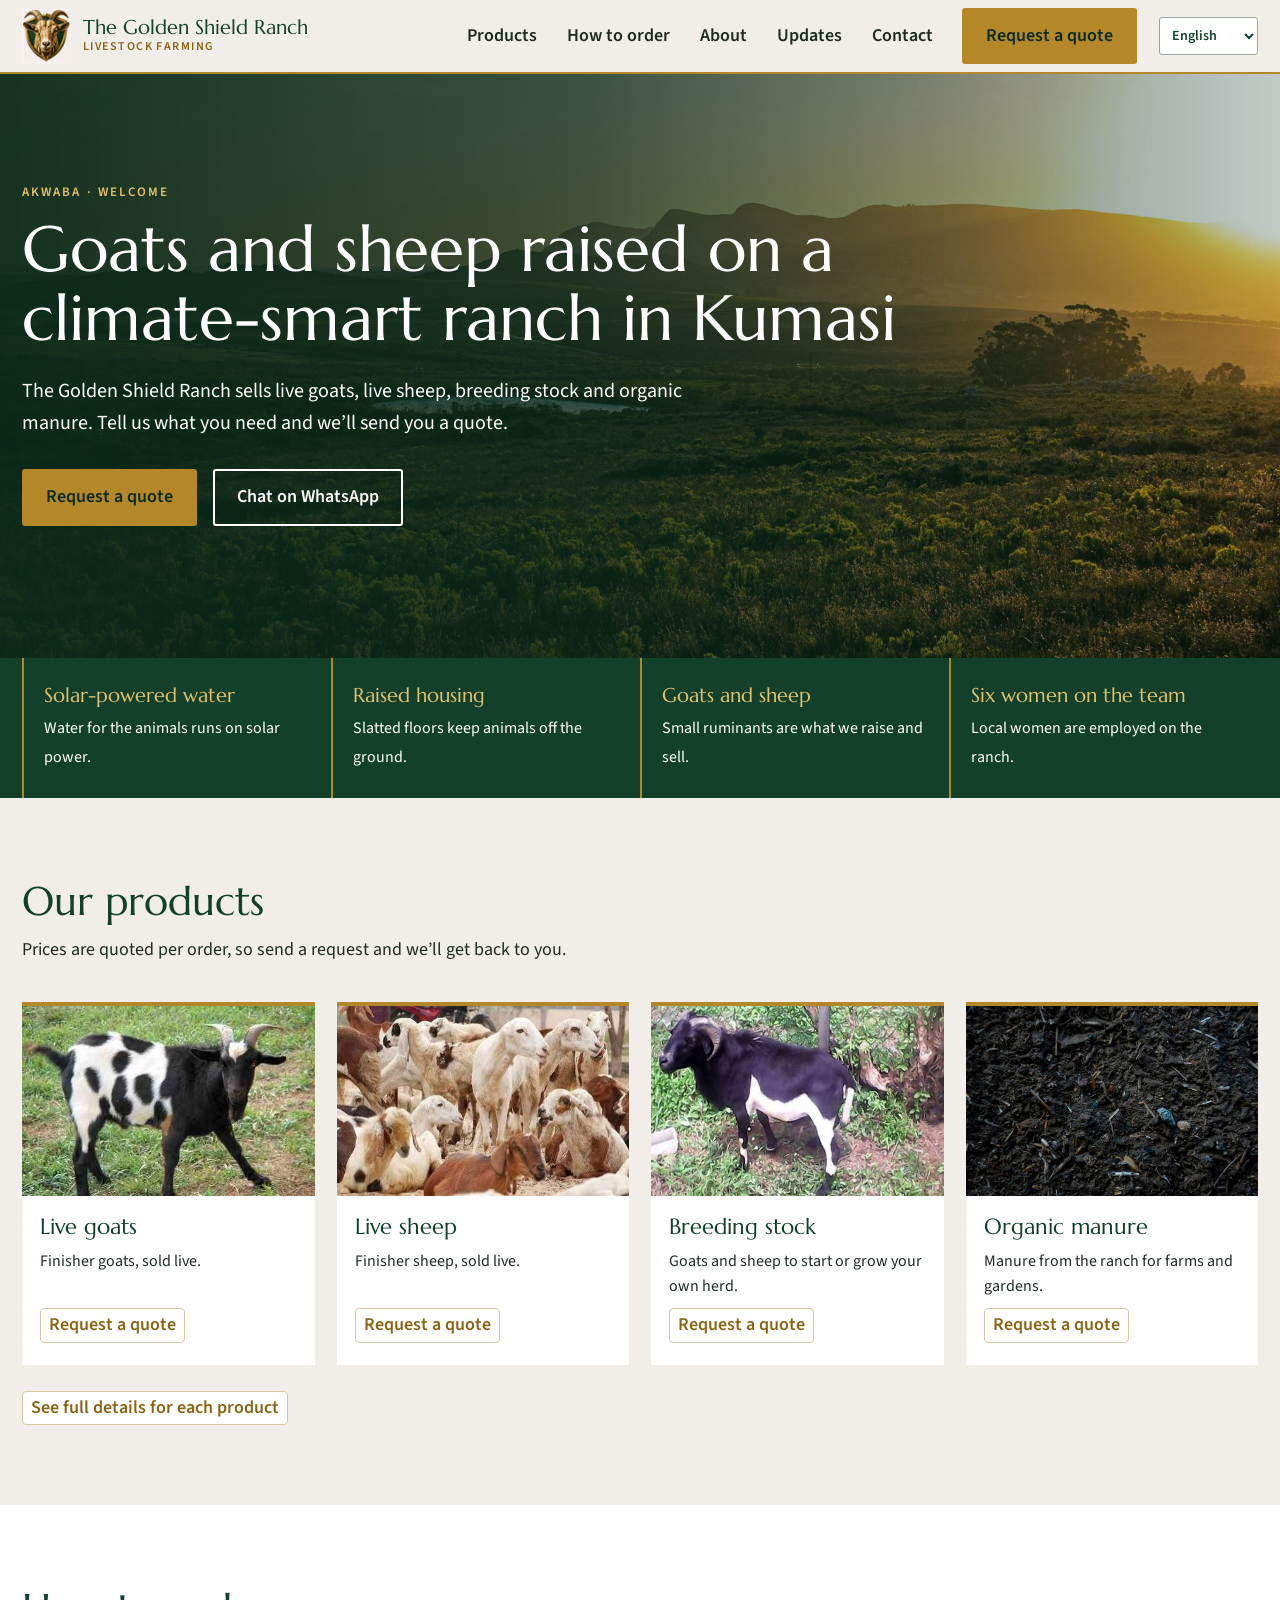
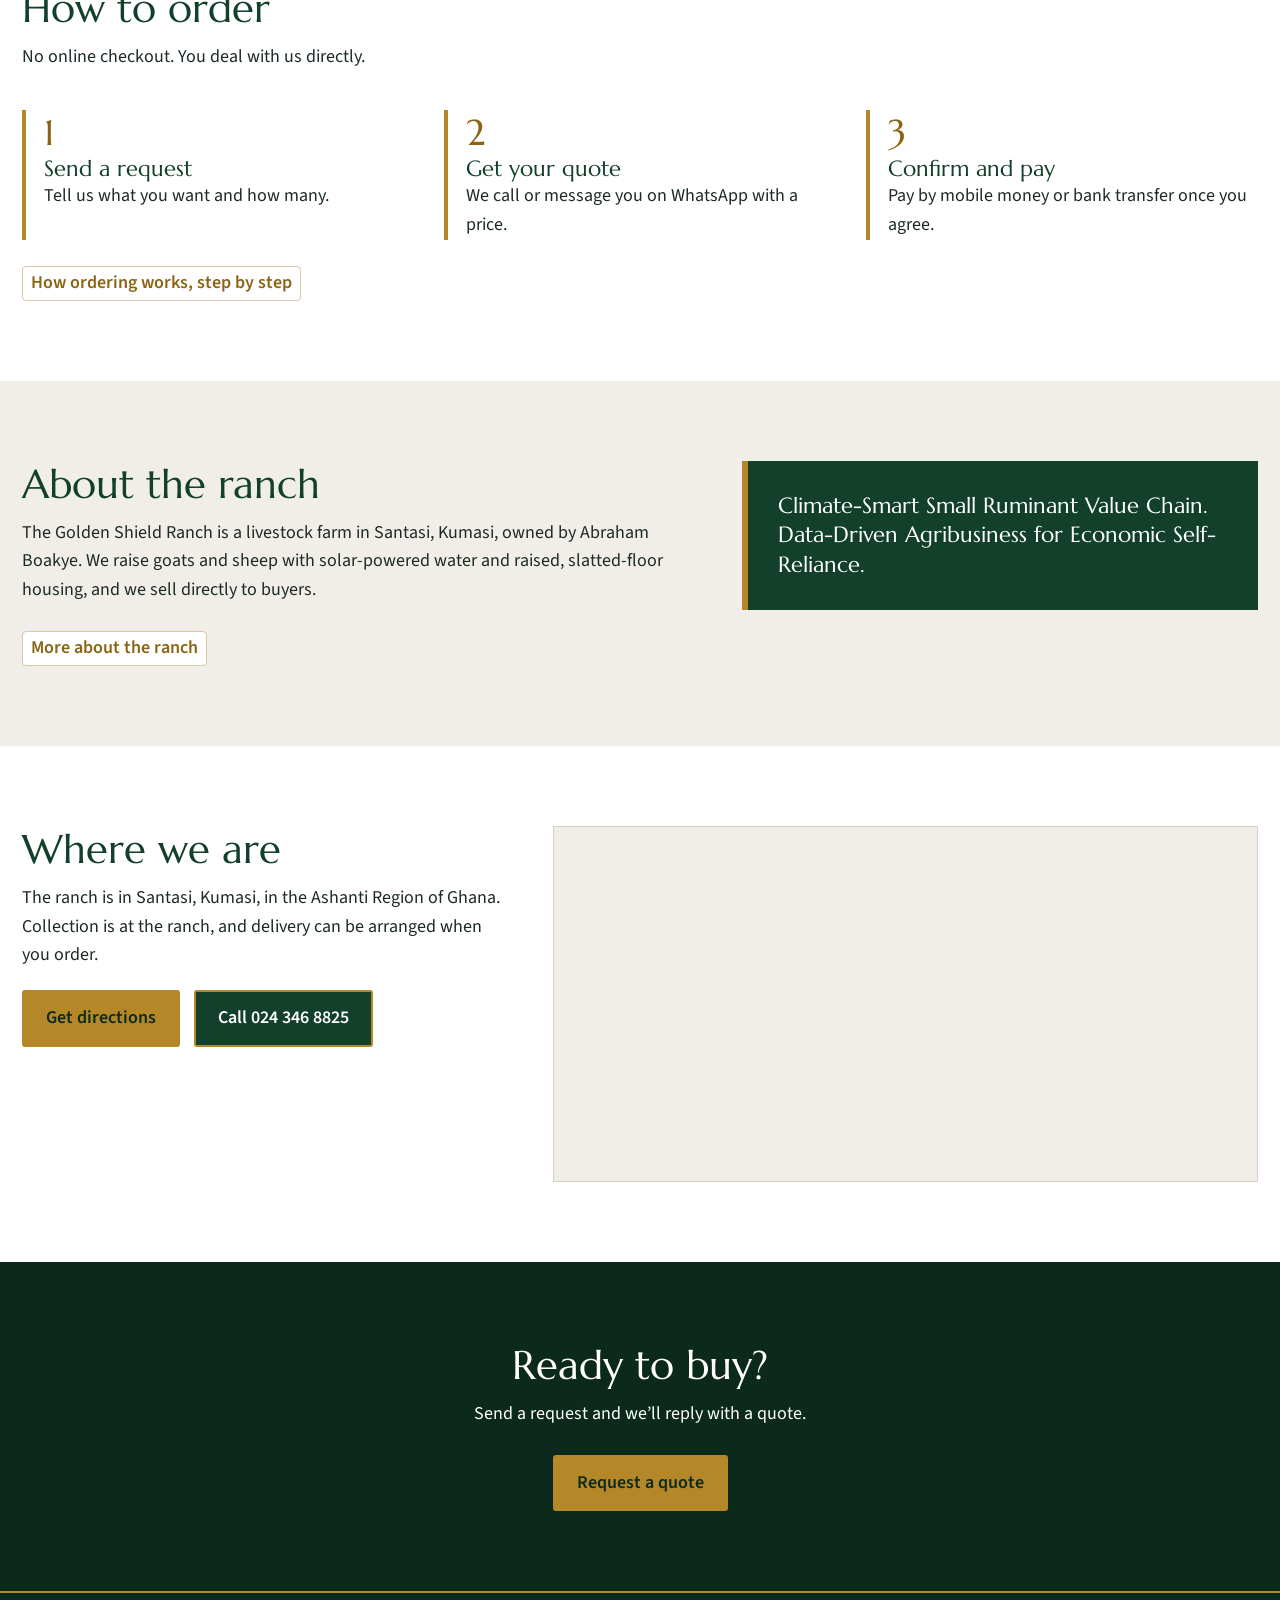
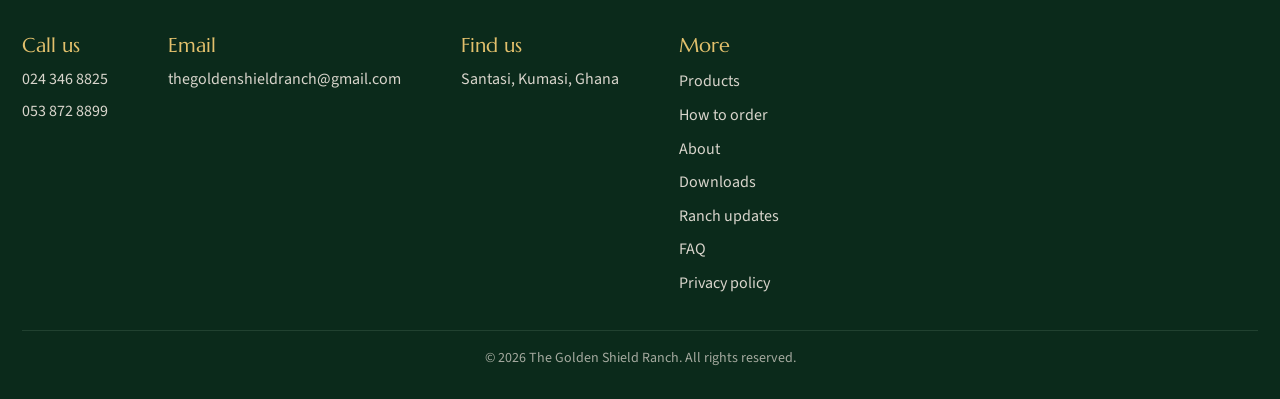
<file: index.html>
<!DOCTYPE html>
<html lang="en">
<head>
<meta charset="utf-8">
<meta name="viewport" content="width=device-width, initial-scale=1">
<title>The Golden Shield Ranch | Goats and sheep, Kumasi</title>
<meta name="description" content="The Golden Shield Ranch in Santasi, Kumasi sells live goats, live sheep, breeding stock and organic manure. Request a quote.">
<meta name="theme-color" content="#12402a">
<link rel="icon" href="images/favicon-64.png" type="image/png">
<link rel="apple-touch-icon" href="images/apple-touch-icon.png">
<meta property="og:type" content="website">
<meta property="og:site_name" content="The Golden Shield Ranch">
<meta property="og:title" content="The Golden Shield Ranch | Goats and sheep, Kumasi">
<meta property="og:description" content="Live goats, live sheep, breeding stock and organic manure from Santasi, Kumasi.">
<meta property="og:url" content="https://thegoldenshieldranch.com/">
<meta property="og:image" content="https://thegoldenshieldranch.com/images/og-cover.jpg">
<meta property="og:image:type" content="image/jpeg">
<meta property="og:image:width" content="1200">
<meta property="og:image:height" content="630">
<meta property="og:image:alt" content="The Golden Shield Ranch logo beside a photo of goats on the ranch, with the words “Goats and sheep from a climate-smart ranch”.">
<meta name="twitter:card" content="summary_large_image">
<meta name="twitter:image" content="https://thegoldenshieldranch.com/images/og-cover.jpg">
<meta name="twitter:image:alt" content="The Golden Shield Ranch logo beside a photo of goats on the ranch.">
<link rel="canonical" href="https://thegoldenshieldranch.com/">
<link rel="preload" as="image" type="image/avif" href="images/hero-1200.avif" imagesrcset="images/hero-800.avif 800w, images/hero-1200.avif 1200w, images/hero-2000.avif 2000w" imagesizes="100vw" fetchpriority="high">
<link rel="preconnect" href="https://fonts.googleapis.com"><link rel="preconnect" href="https://fonts.gstatic.com" crossorigin>
<link href="https://fonts.googleapis.com/css2?family=Marcellus&family=Source+Sans+3:wght@400;600&display=swap" rel="stylesheet">
<link rel="stylesheet" href="style.css">
<script>try{if(!sessionStorage.getItem("gsr-welcomed")&&!location.hash&&!matchMedia("(prefers-reduced-motion: reduce)").matches)document.documentElement.classList.add("splash-on")}catch(e){}</script>
<script type="application/ld+json">
{
  "@context": "https://schema.org",
  "@type": "LocalBusiness",
  "@id": "https://thegoldenshieldranch.com/#ranch",
  "name": "The Golden Shield Ranch",
  "url": "https://thegoldenshieldranch.com/",
  "image": "https://thegoldenshieldranch.com/images/og-cover.jpg",
  "logo": "https://thegoldenshieldranch.com/images/logo-mark-120.png",
  "description": "A livestock farm in Santasi, Kumasi, Ghana, selling live goats, live sheep, breeding stock and organic manure.",
  "email": "thegoldenshieldranch@gmail.com",
  "telephone": "+233243468825",
  "founder": {"@type": "Person", "name": "Abraham Boakye"},
  "address": {
    "@type": "PostalAddress",
    "streetAddress": "Santasi",
    "addressLocality": "Kumasi",
    "addressRegion": "Ashanti Region",
    "addressCountry": "GH"
  },
  "geo": {"@type": "GeoCoordinates", "latitude": 6.6551985, "longitude": -1.6469954},
  "areaServed": {"@type": "City", "name": "Kumasi"},
  "priceRange": "Prices quoted per order",
  "knowsAbout": ["Goats", "Sheep", "Breeding stock", "Organic manure"],
  "identifier": "BN118400826"
}
</script>
<noscript><style>.navtoggle{display:none!important}@media(max-width:900px){header .wrap{height:auto;min-height:72px;flex-wrap:wrap;padding-top:10px;padding-bottom:10px}nav{display:block;position:static;border:0;box-shadow:none;background:none;padding:0;max-height:none}nav a{display:inline-block;margin:0 12px 0 0;padding:6px 0;border:0;font-size:16px}.menu-cta{display:inline-block;margin-top:8px}header .wrap>.btn{display:none}}</style></noscript>
</head>
<body>
<a class="skip" href="#main">Skip to content</a>
<div class="splash" id="splash" aria-hidden="true">
<img src="images/logo-mark-120.png" width="109" height="120" alt="">
<p class="word"><span style="--i:0">A</span><span style="--i:1">k</span><span style="--i:2">w</span><span style="--i:3">a</span><span style="--i:4">a</span><span style="--i:5">b</span><span style="--i:6">a</span></p>
<i class="rule"></i>
<p class="tag">Welcome to The Golden Shield Ranch</p>
<div class="bar"></div>
<button class="splash-skip" type="button" tabindex="-1">Skip intro</button>
</div>
<header><div class="wrap">
<a class="brand" href="index.html"><img src="images/logo-mark-120.png" width="109" height="120" alt=""><span>The Golden Shield Ranch<small>LIVESTOCK FARMING</small></span></a>
<button class="navtoggle" type="button" aria-expanded="false" aria-controls="mainnav" aria-label="Menu"><span></span><span></span><span></span></button>
<nav id="mainnav" aria-label="Main"><a href="products.html">Products</a><a href="order.html">How to order</a><a href="about.html">About</a><a href="updates.html">Updates</a><a href="#contact">Contact</a><a class="btn menu-cta" href="quote.html">Request a quote</a></nav>
<a class="btn" href="quote.html">Request a quote</a>
</div></header>

<main id="main">
<div class="hero">
<picture class="hero-media">
<source type="image/avif" srcset="images/hero-800.avif 800w, images/hero-1200.avif 1200w, images/hero-2000.avif 2000w" sizes="100vw">
<source type="image/webp" srcset="images/hero-800.webp 800w, images/hero-1200.webp 1200w, images/hero-2000.webp 2000w" sizes="100vw">
<img src="images/hero-1200.jpg" srcset="images/hero-800.jpg 800w, images/hero-1200.jpg 1200w, images/hero-2000.jpg 2000w" sizes="100vw" width="2000" height="1333" alt="" fetchpriority="high" decoding="async">
</picture>
<div class="wrap">
<p class="hero-eyebrow">Akwaba · welcome</p>
<h1>Goats and sheep raised on a climate-smart ranch in Kumasi</h1>
<p>The Golden Shield Ranch sells live goats, live sheep, breeding stock and organic manure. Tell us what you need and we’ll send you a quote.</p>
<a class="btn" href="quote.html">Request a quote</a>
<a class="btn alt" href="https://wa.me/233243468825">Chat on WhatsApp</a>
</div></div>

<div class="facts"><div class="wrap"><ul>
<li><b>Solar-powered water</b><span>Water for the animals runs on solar power.</span></li>
<li><b>Raised housing</b><span>Slatted floors keep animals off the ground.</span></li>
<li><b>Goats and sheep</b><span>Small ruminants are what we raise and sell.</span></li>
<li><b>Six women on the team</b><span>Local women are employed on the ranch.</span></li>
</ul></div></div>

<section id="products"><div class="wrap">
<h2>Our products</h2>
<p class="lead">Prices are quoted per order, so send a request and we’ll get back to you.</p>
<div class="grid">
<article class="card"><img src="images/goats.jpg" width="480" height="359" alt="A black and white goat standing on grass" loading="lazy"><div><h3>Live goats</h3><p>Finisher goats, sold live.</p><a href="quote.html?product=goats" aria-label="Request a quote for live goats">Request a quote</a></div></article>
<article class="card"><img src="images/sheep.jpg" width="480" height="269" alt="A group of sheep resting together" loading="lazy"><div><h3>Live sheep</h3><p>Finisher sheep, sold live.</p><a href="quote.html?product=sheep" aria-label="Request a quote for live sheep">Request a quote</a></div></article>
<article class="card"><img src="images/breeding.jpg" width="547" height="365" alt="A black and white horned goat on grass" loading="lazy"><div><h3>Breeding stock</h3><p>Goats and sheep to start or grow your own herd.</p><a href="quote.html?product=breeding" aria-label="Request a quote for breeding stock">Request a quote</a></div></article>
<article class="card"><img src="images/manure.jpg" width="960" height="640" alt="Organic manure collected at the ranch" loading="lazy"><div><h3>Organic manure</h3><p>Manure from the ranch for farms and gardens.</p><a href="quote.html?product=manure" aria-label="Request a quote for organic manure">Request a quote</a></div></article>
</div>
<a class="seemore" href="products.html">See full details for each product</a>
</div></section>

<section class="steps" id="how"><div class="wrap">
<h2>How to order</h2>
<p class="lead">No online checkout. You deal with us directly.</p>
<ol>
<li><b>Send a request</b>Tell us what you want and how many.</li>
<li><b>Get your quote</b>We call or message you on WhatsApp with a price.</li>
<li><b>Confirm and pay</b>Pay by mobile money or bank transfer once you agree.</li>
</ol>
<a class="seemore" href="order.html">How ordering works, step by step</a></div></section>

<section class="about" id="about"><div class="wrap">
<div><h2>About the ranch</h2>
<p>The Golden Shield Ranch is a livestock farm in Santasi, Kumasi, owned by Abraham Boakye. We raise goats and sheep with solar-powered water and raised, slatted-floor housing, and we sell directly to buyers.</p>
<a class="seemore" href="about.html">More about the ranch</a></div>
<aside>Climate-Smart Small Ruminant Value Chain. Data-Driven Agribusiness for Economic Self-Reliance.</aside>
</div></section>

<section class="latest" id="updates" data-updates-section hidden><div class="wrap">
<h2>Latest from the ranch</h2>
<p class="lead">News, photos and progress from Santasi.</p>
<div class="updates" data-updates="3"></div>
<a class="btn" href="updates.html">See all updates</a>
</div></section>

<section class="find" id="find"><div class="wrap">
<div>
<h2>Where we are</h2>
<p>The ranch is in Santasi, Kumasi, in the Ashanti Region of Ghana. Collection is at the ranch, and delivery can be arranged when you order.</p>
<a class="btn" href="https://www.google.com/maps/dir/?api=1&amp;destination=Santasi%2C%20Kumasi%2C%20Ashanti%20Region%2C%20Ghana">Get directions</a>
<a class="btn call" href="tel:+233243468825">Call 024 346 8825</a>
</div>
<div class="map">
<iframe title="Map of Santasi, Kumasi, in the Ashanti Region of Ghana" src="https://www.openstreetmap.org/export/embed.html?bbox=-1.65883%2C6.64715%2C-1.63517%2C6.66325&amp;layer=mapnik&amp;marker=6.6551985%2C-1.6469954" width="600" height="400" loading="lazy" referrerpolicy="no-referrer-when-downgrade" allowfullscreen></iframe>
</div>
</div></section>

<section class="cta"><div class="wrap">
<h2>Ready to buy?</h2>
<p>Send a request and we’ll reply with a quote.</p>
<a class="btn" href="quote.html">Request a quote</a>
</div></section>
</main>

<footer id="contact"><div class="wrap">
<div><h2>Call us</h2><a href="tel:+233243468825">024 346 8825</a><br><a href="tel:+233538728899">053 872 8899</a></div>
<div><h2>Email</h2><a href="mailto:thegoldenshieldranch@gmail.com">thegoldenshieldranch@gmail.com</a></div>
<div><h2>Find us</h2><a href="#find">Santasi, Kumasi, Ghana</a></div>
<div class="more"><h2>More</h2><a href="products.html">Products</a><a href="order.html">How to order</a><a href="about.html">About</a><a href="downloads.html">Downloads</a><a href="updates.html">Ranch updates</a><a href="faq.html">FAQ</a><a href="privacy.html">Privacy policy</a></div>
<p class="legal">© <span data-year>2026</span> The Golden Shield Ranch. All rights reserved.</p>
</div></footer>

<a class="wa-float" href="https://wa.me/233243468825?text=Hello%20The%20Golden%20Shield%20Ranch%2C%20I%20would%20like%20a%20quote.">
<svg viewBox="0 0 24 24" aria-hidden="true"><path d="M17.5 14.4c-.3-.2-1.8-.9-2-1-.3-.1-.5-.2-.7.1s-.8 1-.9 1.2c-.2.2-.3.2-.6.1-.3-.2-1.3-.5-2.4-1.5-.9-.8-1.5-1.8-1.7-2.1-.2-.3 0-.5.1-.6l.5-.6c.2-.2.3-.3.4-.5.1-.2 0-.4 0-.5s-.6-1.6-.9-2.2c-.2-.6-.5-.5-.7-.5h-.6c-.2 0-.5.1-.8.4-.3.3-1 1-1 2.4s1 2.8 1.2 3c.1.2 2 3.1 4.9 4.3.7.3 1.2.5 1.6.6.7.2 1.3.2 1.8.1.5-.1 1.8-.7 2-1.4.2-.7.2-1.3.1-1.4-.1-.2-.3-.2-.6-.4zM12 2a10 10 0 00-8.5 15.3L2 22l4.8-1.4A10 10 0 1012 2zm0 18.2a8.2 8.2 0 01-4.2-1.2l-.3-.2-3 .9.9-2.9-.2-.3A8.2 8.2 0 1112 20.2z"/></svg>
WhatsApp</a>

<script src="site.js"></script>
<script src="updates.js"></script>
<script>
(function(){var s=document.getElementById("splash");if(!s)return;var html=document.documentElement,done=false,loaded=document.readyState==="complete",timeUp=false;
function end(){if(done)return;done=true;s.classList.add("out");html.classList.remove("splash-on");try{sessionStorage.setItem("gsr-welcomed","1")}catch(e){}setTimeout(function(){if(s.parentNode)s.parentNode.removeChild(s)},650)}
setTimeout(function(){timeUp=true;if(loaded)end()},2400);
window.addEventListener("load",function(){loaded=true;if(timeUp)end()});
setTimeout(end,4200);
s.addEventListener("click",end);
["keydown","wheel","touchstart"].forEach(function(t){window.addEventListener(t,end,{passive:true,once:true})});
})();
</script>
</body>
</html>
</file>
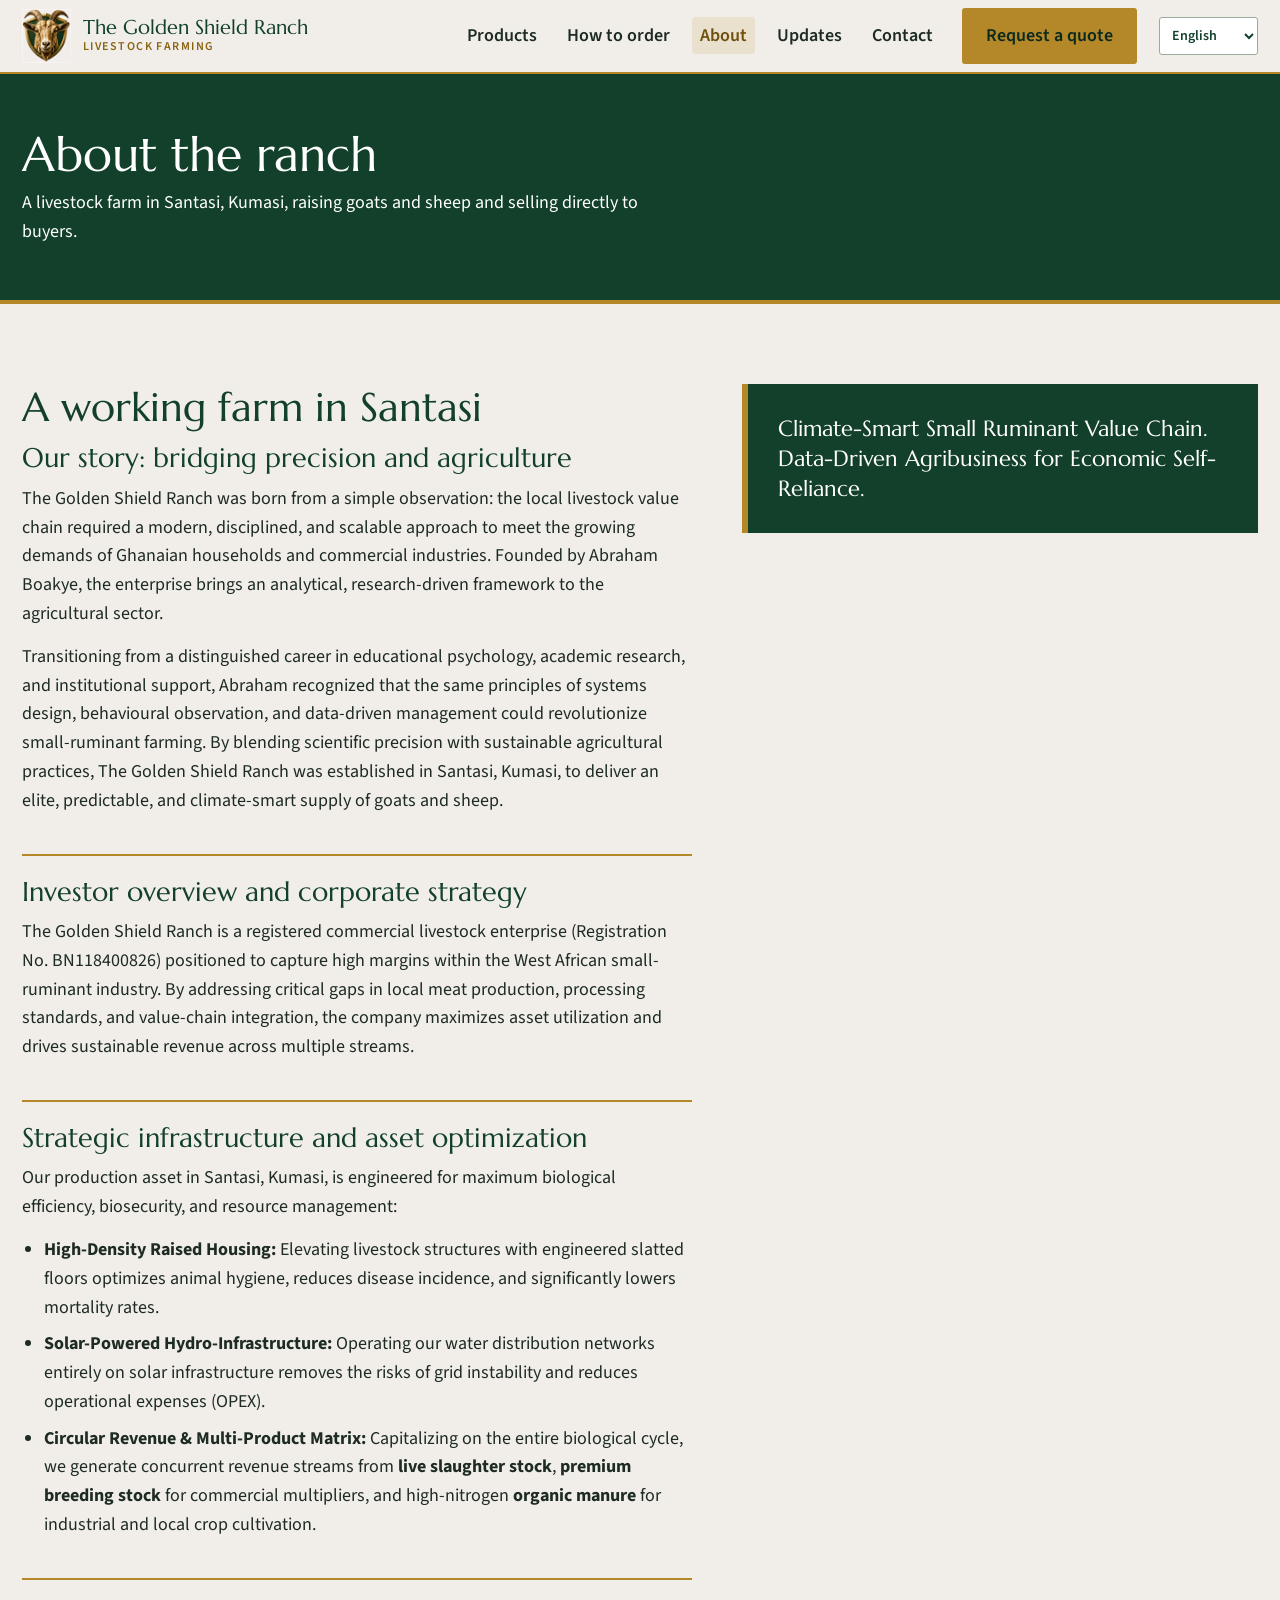
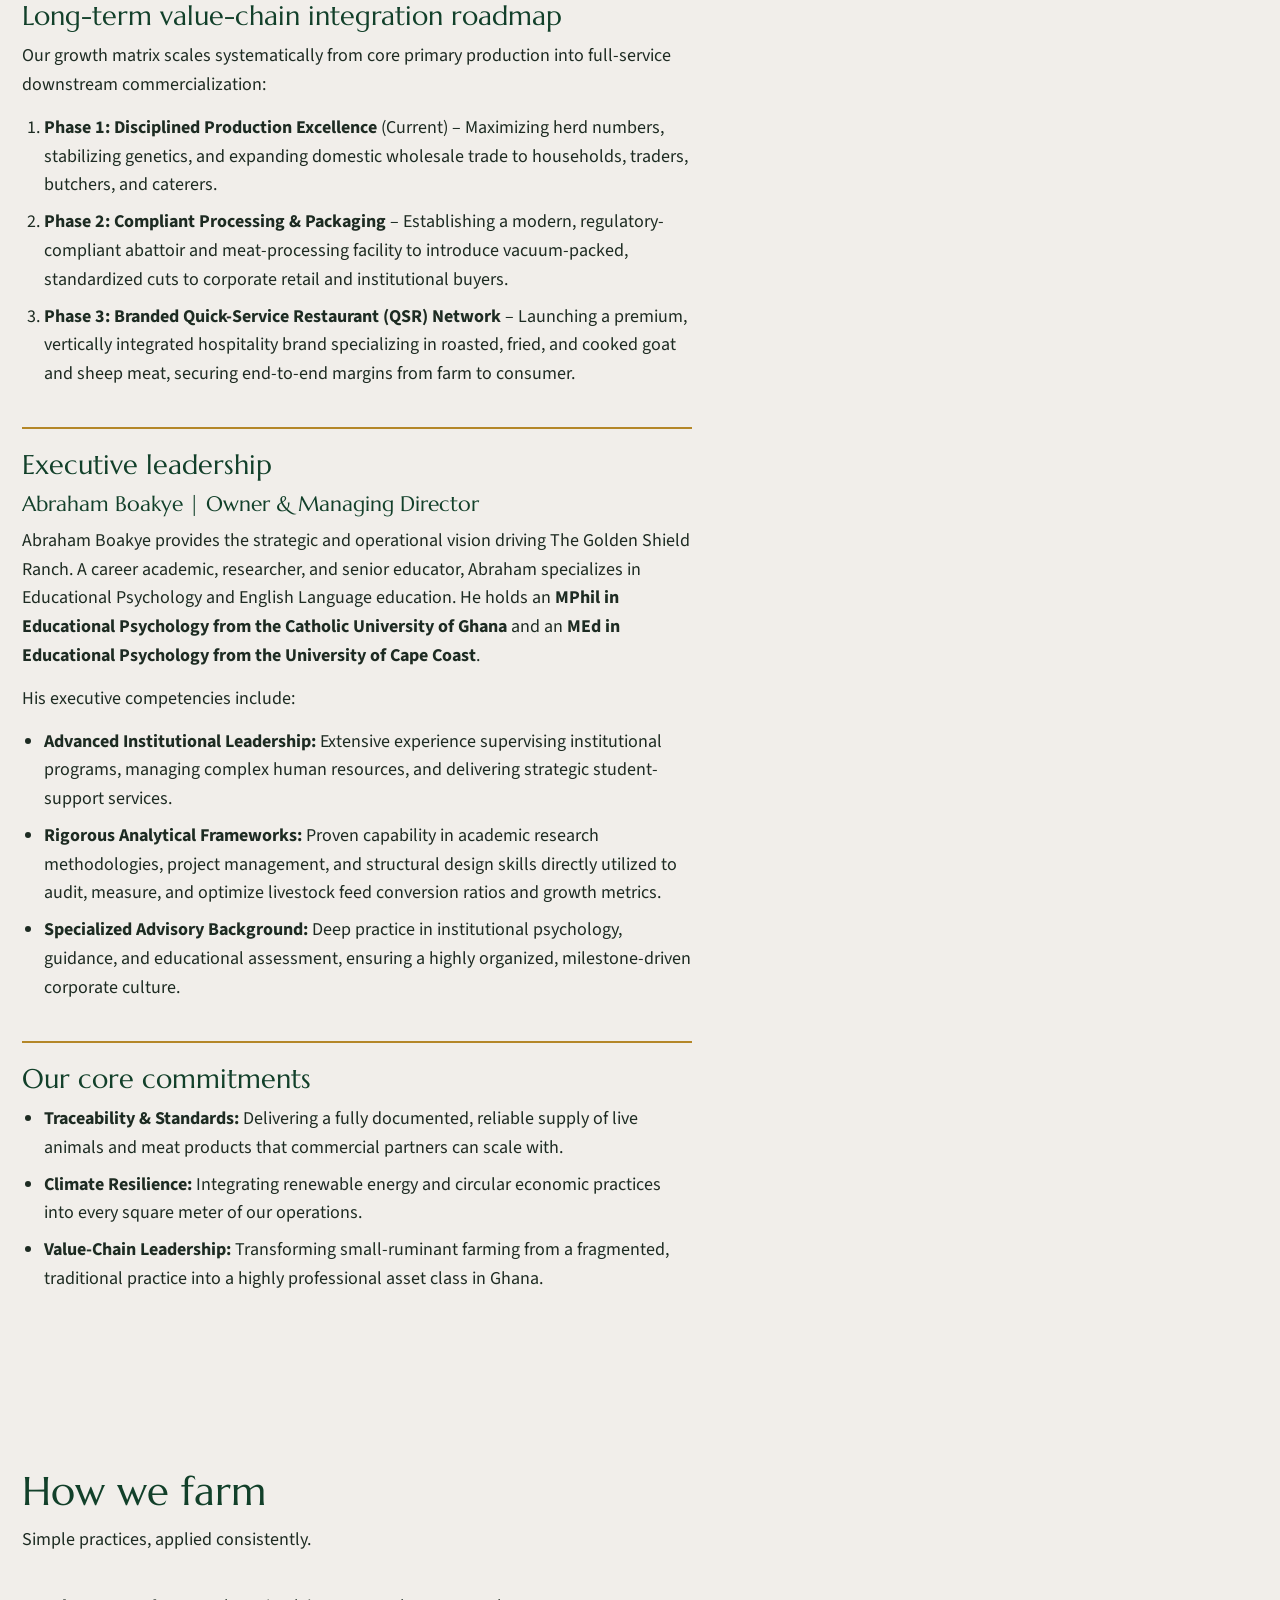
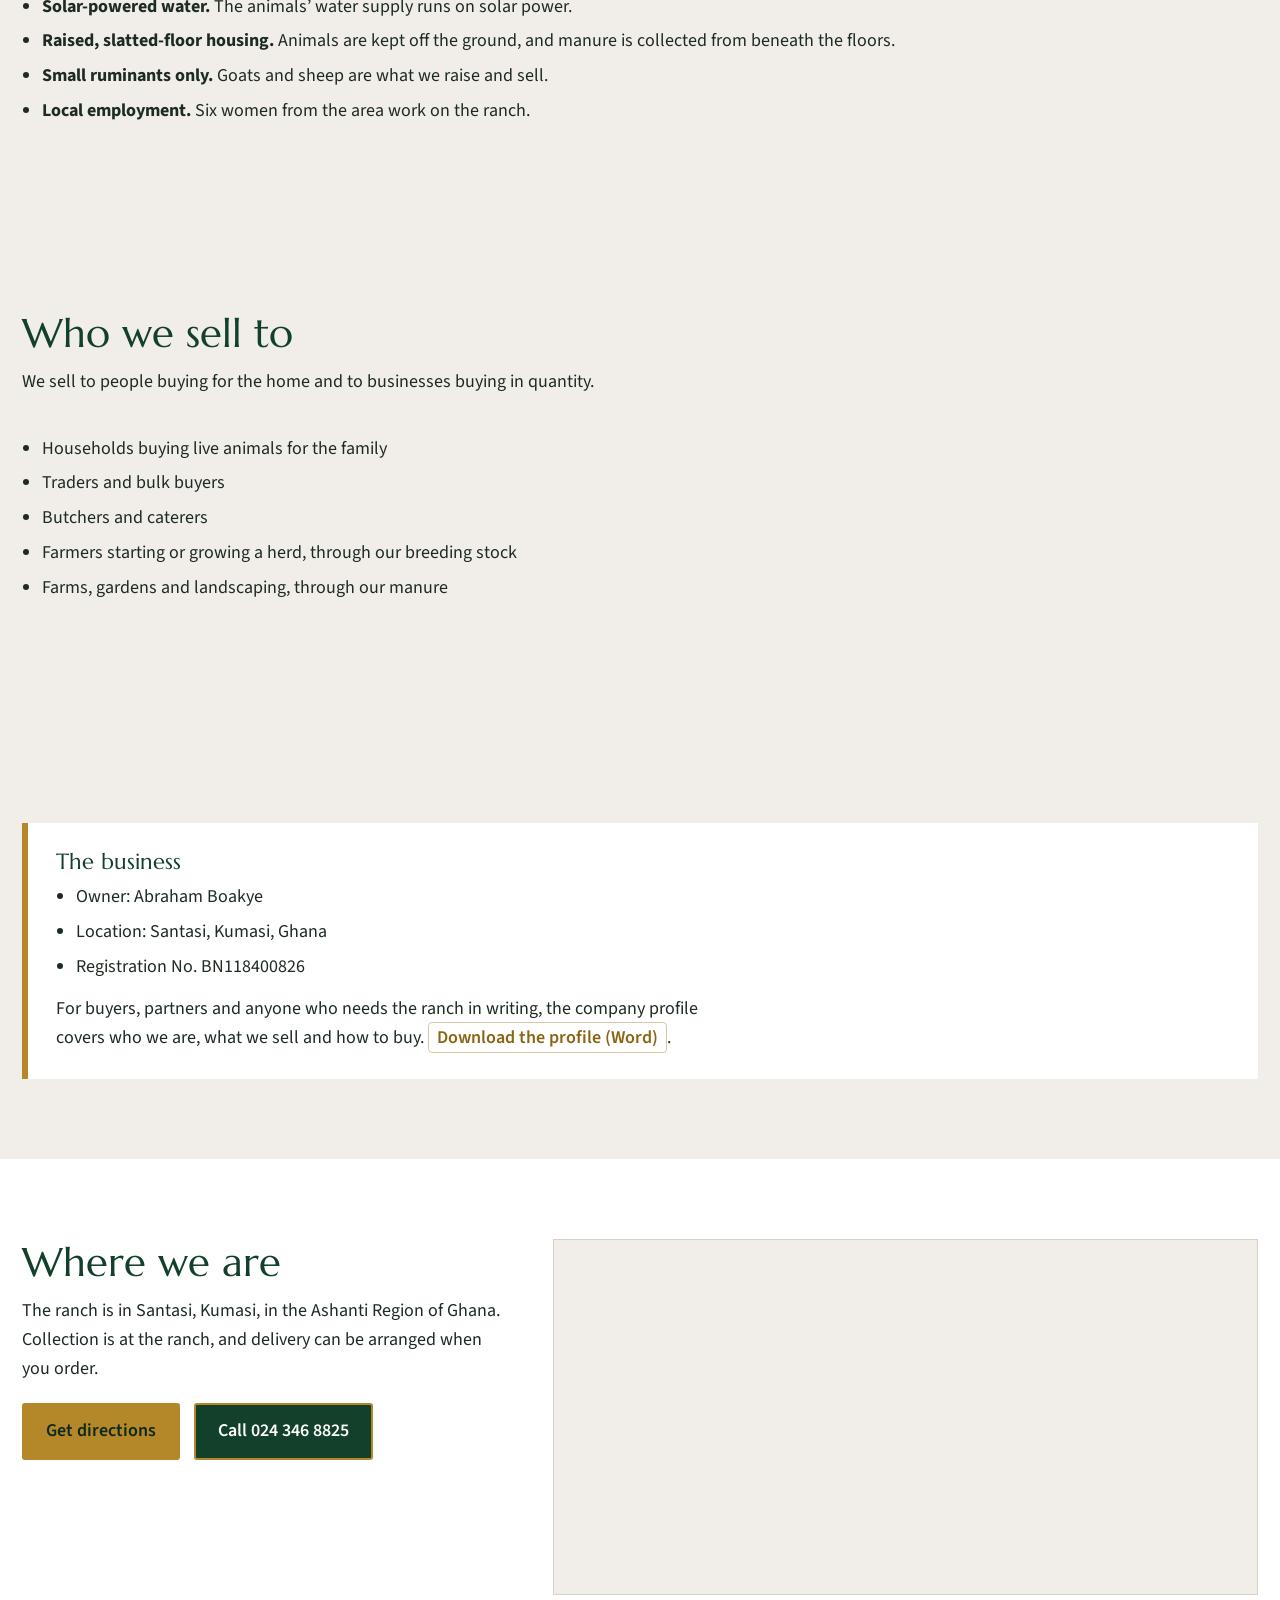
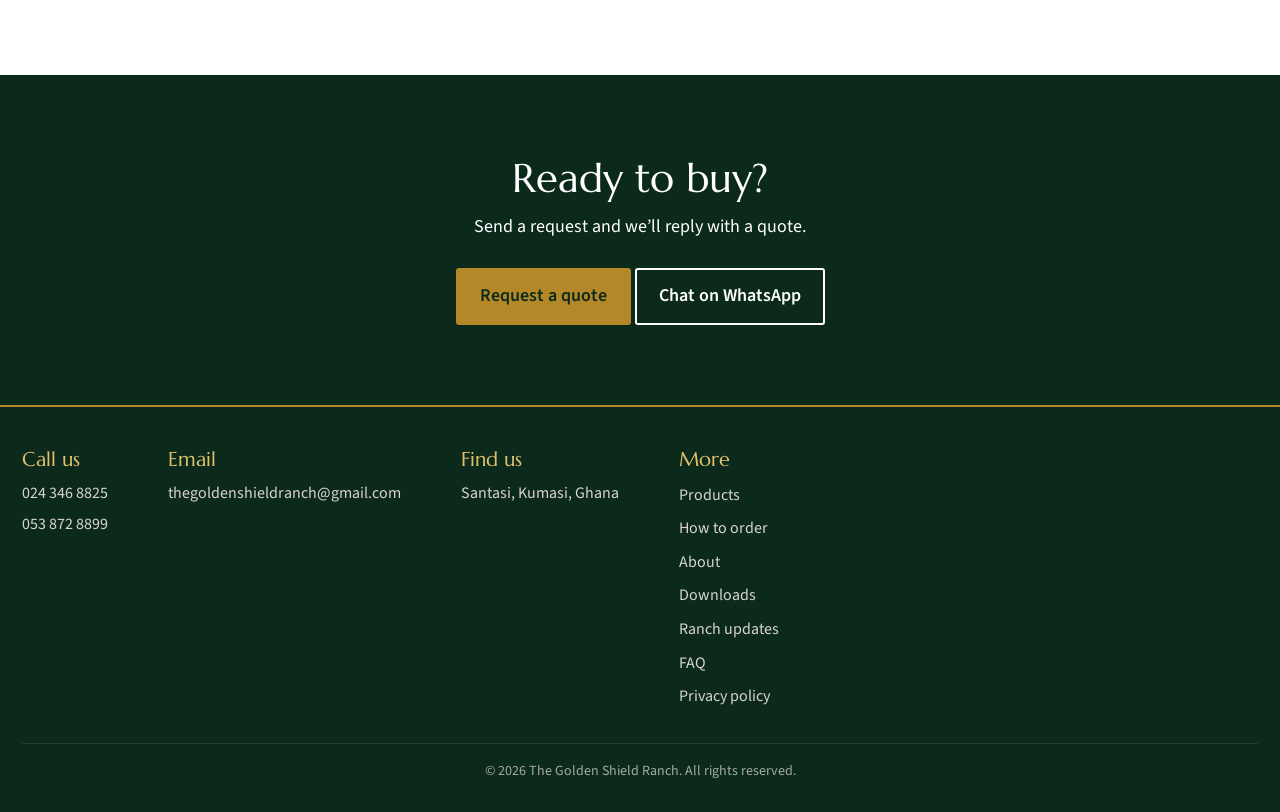
<file: about.html>
<!DOCTYPE html>
<html lang="en">
<head>
<meta charset="utf-8">
<meta name="viewport" content="width=device-width, initial-scale=1">
<title>About the ranch | The Golden Shield Ranch</title>
<meta name="description" content="The Golden Shield Ranch is a livestock farm in Santasi, Kumasi, owned by Abraham Boakye. Goats and sheep, solar-powered water and raised slatted-floor housing.">
<link rel="canonical" href="https://thegoldenshieldranch.com/about.html">
<meta name="theme-color" content="#12402a">
<link rel="icon" href="images/favicon-64.png" type="image/png">
<link rel="apple-touch-icon" href="images/apple-touch-icon.png">
<meta property="og:type" content="website">
<meta property="og:site_name" content="The Golden Shield Ranch">
<meta property="og:url" content="https://thegoldenshieldranch.com/about.html">
<meta property="og:title" content="About the ranch | The Golden Shield Ranch">
<meta property="og:description" content="A livestock farm in Santasi, Kumasi, raising goats and sheep and selling directly to buyers.">
<meta property="og:image" content="https://thegoldenshieldranch.com/images/og-cover.jpg">
<meta property="og:image:type" content="image/jpeg">
<meta property="og:image:width" content="1200">
<meta property="og:image:height" content="630">
<meta property="og:image:alt" content="The Golden Shield Ranch logo beside a photo of goats on the ranch.">
<meta name="twitter:card" content="summary_large_image">
<meta name="twitter:image" content="https://thegoldenshieldranch.com/images/og-cover.jpg">
<meta name="twitter:image:alt" content="The Golden Shield Ranch logo beside a photo of goats on the ranch.">
<link rel="preconnect" href="https://fonts.googleapis.com"><link rel="preconnect" href="https://fonts.gstatic.com" crossorigin>
<link href="https://fonts.googleapis.com/css2?family=Marcellus&family=Source+Sans+3:wght@400;600&display=swap" rel="stylesheet">
<link rel="stylesheet" href="style.css">
<noscript><style>.navtoggle{display:none!important}@media(max-width:900px){header .wrap{height:auto;min-height:72px;flex-wrap:wrap;padding-top:10px;padding-bottom:10px}nav{display:block;position:static;border:0;box-shadow:none;background:none;padding:0;max-height:none}nav a{display:inline-block;margin:0 12px 0 0;padding:6px 0;border:0;font-size:16px}.menu-cta{display:inline-block;margin-top:8px}header .wrap>.btn{display:none}}</style></noscript>
</head>
<body>
<a class="skip" href="#main">Skip to content</a>
<header><div class="wrap">
<a class="brand" href="index.html"><img src="images/logo-mark-120.png" width="109" height="120" alt=""><span>The Golden Shield Ranch<small>LIVESTOCK FARMING</small></span></a>
<button class="navtoggle" type="button" aria-expanded="false" aria-controls="mainnav" aria-label="Menu"><span></span><span></span><span></span></button>
<nav id="mainnav" aria-label="Main"><a href="products.html">Products</a><a href="order.html">How to order</a><a href="about.html" aria-current="page">About</a><a href="updates.html">Updates</a><a href="index.html#contact">Contact</a><a class="btn menu-cta" href="quote.html">Request a quote</a></nav>
<a class="btn" href="quote.html">Request a quote</a>
</div></header>

<main id="main">
<div class="pagehead"><div class="wrap">
<h1>About the ranch</h1>
<p>A livestock farm in Santasi, Kumasi, raising goats and sheep and selling directly to buyers.</p>
</div></div>

<section class="about"><div class="wrap">
<div class="story">
<h2>A working farm in Santasi</h2>
<h3>Our story: bridging precision and agriculture</h3>
<p>The Golden Shield Ranch was born from a simple observation: the local livestock value chain required a modern, disciplined, and scalable approach to meet the growing demands of Ghanaian households and commercial industries. Founded by Abraham Boakye, the enterprise brings an analytical, research-driven framework to the agricultural sector.</p>
<p>Transitioning from a distinguished career in educational psychology, academic research, and institutional support, Abraham recognized that the same principles of systems design, behavioural observation, and data-driven management could revolutionize small-ruminant farming. By blending scientific precision with sustainable agricultural practices, The Golden Shield Ranch was established in Santasi, Kumasi, to deliver an elite, predictable, and climate-smart supply of goats and sheep.</p>

<h3>Investor overview and corporate strategy</h3>
<p>The Golden Shield Ranch is a registered commercial livestock enterprise (Registration No. BN118400826) positioned to capture high margins within the West African small-ruminant industry. By addressing critical gaps in local meat production, processing standards, and value-chain integration, the company maximizes asset utilization and drives sustainable revenue across multiple streams.</p>

<h3>Strategic infrastructure and asset optimization</h3>
<p>Our production asset in Santasi, Kumasi, is engineered for maximum biological efficiency, biosecurity, and resource management:</p>
<ul>
<li><b>High-Density Raised Housing:</b> Elevating livestock structures with engineered slatted floors optimizes animal hygiene, reduces disease incidence, and significantly lowers mortality rates.</li>
<li><b>Solar-Powered Hydro-Infrastructure:</b> Operating our water distribution networks entirely on solar infrastructure removes the risks of grid instability and reduces operational expenses (OPEX).</li>
<li><b>Circular Revenue &amp; Multi-Product Matrix:</b> Capitalizing on the entire biological cycle, we generate concurrent revenue streams from <b>live slaughter stock</b>, <b>premium breeding stock</b> for commercial multipliers, and high-nitrogen <b>organic manure</b> for industrial and local crop cultivation.</li>
</ul>

<h3>Long-term value-chain integration roadmap</h3>
<p>Our growth matrix scales systematically from core primary production into full-service downstream commercialization:</p>
<ol>
<li><b>Phase 1: Disciplined Production Excellence</b> (Current) &ndash; Maximizing herd numbers, stabilizing genetics, and expanding domestic wholesale trade to households, traders, butchers, and caterers.</li>
<li><b>Phase 2: Compliant Processing &amp; Packaging</b> &ndash; Establishing a modern, regulatory-compliant abattoir and meat-processing facility to introduce vacuum-packed, standardized cuts to corporate retail and institutional buyers.</li>
<li><b>Phase 3: Branded Quick-Service Restaurant (QSR) Network</b> &ndash; Launching a premium, vertically integrated hospitality brand specializing in roasted, fried, and cooked goat and sheep meat, securing end-to-end margins from farm to consumer.</li>
</ol>

<h3>Executive leadership</h3>
<h4>Abraham Boakye | Owner &amp; Managing Director</h4>
<p>Abraham Boakye provides the strategic and operational vision driving The Golden Shield Ranch. A career academic, researcher, and senior educator, Abraham specializes in Educational Psychology and English Language education. He holds an <b>MPhil in Educational Psychology from the Catholic University of Ghana</b> and an <b>MEd in Educational Psychology from the University of Cape Coast</b>.</p>
<p>His executive competencies include:</p>
<ul>
<li><b>Advanced Institutional Leadership:</b> Extensive experience supervising institutional programs, managing complex human resources, and delivering strategic student-support services.</li>
<li><b>Rigorous Analytical Frameworks:</b> Proven capability in academic research methodologies, project management, and structural design skills directly utilized to audit, measure, and optimize livestock feed conversion ratios and growth metrics.</li>
<li><b>Specialized Advisory Background:</b> Deep practice in institutional psychology, guidance, and educational assessment, ensuring a highly organized, milestone-driven corporate culture.</li>
</ul>

<h3>Our core commitments</h3>
<ul>
<li><b>Traceability &amp; Standards:</b> Delivering a fully documented, reliable supply of live animals and meat products that commercial partners can scale with.</li>
<li><b>Climate Resilience:</b> Integrating renewable energy and circular economic practices into every square meter of our operations.</li>
<li><b>Value-Chain Leadership:</b> Transforming small-ruminant farming from a fragmented, traditional practice into a highly professional asset class in Ghana.</li>
</ul>
</div>
<aside>Climate-Smart Small Ruminant Value Chain. Data-Driven Agribusiness for Economic Self-Reliance.</aside>
</div></section>

<section><div class="wrap">
<h2>How we farm</h2>
<p class="lead">Simple practices, applied consistently.</p>
<ul class="plist">
<li><b>Solar-powered water.</b> The animals’ water supply runs on solar power.</li>
<li><b>Raised, slatted-floor housing.</b> Animals are kept off the ground, and manure is collected from beneath the floors.</li>
<li><b>Small ruminants only.</b> Goats and sheep are what we raise and sell.</li>
<li><b>Local employment.</b> Six women from the area work on the ranch.</li>
</ul>
</div></section>

<section><div class="wrap">
<h2>Who we sell to</h2>
<p class="lead">We sell to people buying for the home and to businesses buying in quantity.</p>
<ul class="plist">
<li>Households buying live animals for the family</li>
<li>Traders and bulk buyers</li>
<li>Butchers and caterers</li>
<li>Farmers starting or growing a herd, through our breeding stock</li>
<li>Farms, gardens and landscaping, through our manure</li>
</ul>
</div></section>

<section><div class="wrap">
<div class="note">
<h2>The business</h2>
<ul>
<li>Owner: Abraham Boakye</li>
<li>Location: Santasi, Kumasi, Ghana</li>
<li>Registration No. BN118400826</li>
</ul>
<p>For buyers, partners and anyone who needs the ranch in writing, the company profile covers who we are, what we sell and how to buy. <a href="files/Golden_Shield_Ranch_Company_Profile.docx" download>Download the profile (Word)</a>.</p>
</div>
</div></section>

<section class="find"><div class="wrap">
<div>
<h2>Where we are</h2>
<p>The ranch is in Santasi, Kumasi, in the Ashanti Region of Ghana. Collection is at the ranch, and delivery can be arranged when you order.</p>
<a class="btn" href="https://www.google.com/maps/dir/?api=1&amp;destination=Santasi%2C%20Kumasi%2C%20Ashanti%20Region%2C%20Ghana">Get directions</a>
<a class="btn call" href="tel:+233243468825">Call 024 346 8825</a>
</div>
<div class="map">
<iframe title="Map of Santasi, Kumasi, in the Ashanti Region of Ghana" src="https://www.openstreetmap.org/export/embed.html?bbox=-1.65883%2C6.64715%2C-1.63517%2C6.66325&amp;layer=mapnik&amp;marker=6.6551985%2C-1.6469954" width="600" height="400" loading="lazy" referrerpolicy="no-referrer-when-downgrade" allowfullscreen></iframe>
</div>
</div></section>

<section class="cta"><div class="wrap">
<h2>Ready to buy?</h2>
<p>Send a request and we’ll reply with a quote.</p>
<a class="btn" href="quote.html">Request a quote</a>
<a class="btn alt" href="https://wa.me/233243468825">Chat on WhatsApp</a>
</div></section>
</main>

<footer id="contact"><div class="wrap">
<div><h2>Call us</h2><a href="tel:+233243468825">024 346 8825</a><br><a href="tel:+233538728899">053 872 8899</a></div>
<div><h2>Email</h2><a href="mailto:thegoldenshieldranch@gmail.com">thegoldenshieldranch@gmail.com</a></div>
<div><h2>Find us</h2><a href="index.html#find">Santasi, Kumasi, Ghana</a></div>
<div class="more"><h2>More</h2><a href="products.html">Products</a><a href="order.html">How to order</a><a href="about.html" aria-current="page">About</a><a href="downloads.html">Downloads</a><a href="updates.html">Ranch updates</a><a href="faq.html">FAQ</a><a href="privacy.html">Privacy policy</a></div>
<p class="legal">© <span data-year>2026</span> The Golden Shield Ranch. All rights reserved.</p>
</div></footer>

<a class="wa-float" href="https://wa.me/233243468825?text=Hello%20The%20Golden%20Shield%20Ranch%2C%20I%20would%20like%20a%20quote.">
<svg viewBox="0 0 24 24" aria-hidden="true"><path d="M17.5 14.4c-.3-.2-1.8-.9-2-1-.3-.1-.5-.2-.7.1s-.8 1-.9 1.2c-.2.2-.3.2-.6.1-.3-.2-1.3-.5-2.4-1.5-.9-.8-1.5-1.8-1.7-2.1-.2-.3 0-.5.1-.6l.5-.6c.2-.2.3-.3.4-.5.1-.2 0-.4 0-.5s-.6-1.6-.9-2.2c-.2-.6-.5-.5-.7-.5h-.6c-.2 0-.5.1-.8.4-.3.3-1 1-1 2.4s1 2.8 1.2 3c.1.2 2 3.1 4.9 4.3.7.3 1.2.5 1.6.6.7.2 1.3.2 1.8.1.5-.1 1.8-.7 2-1.4.2-.7.2-1.3.1-1.4-.1-.2-.3-.2-.6-.4zM12 2a10 10 0 00-8.5 15.3L2 22l4.8-1.4A10 10 0 1012 2zm0 18.2a8.2 8.2 0 01-4.2-1.2l-.3-.2-3 .9.9-2.9-.2-.3A8.2 8.2 0 1112 20.2z"/></svg>
WhatsApp</a>

<script src="site.js"></script>
</body>
</html>
</file>
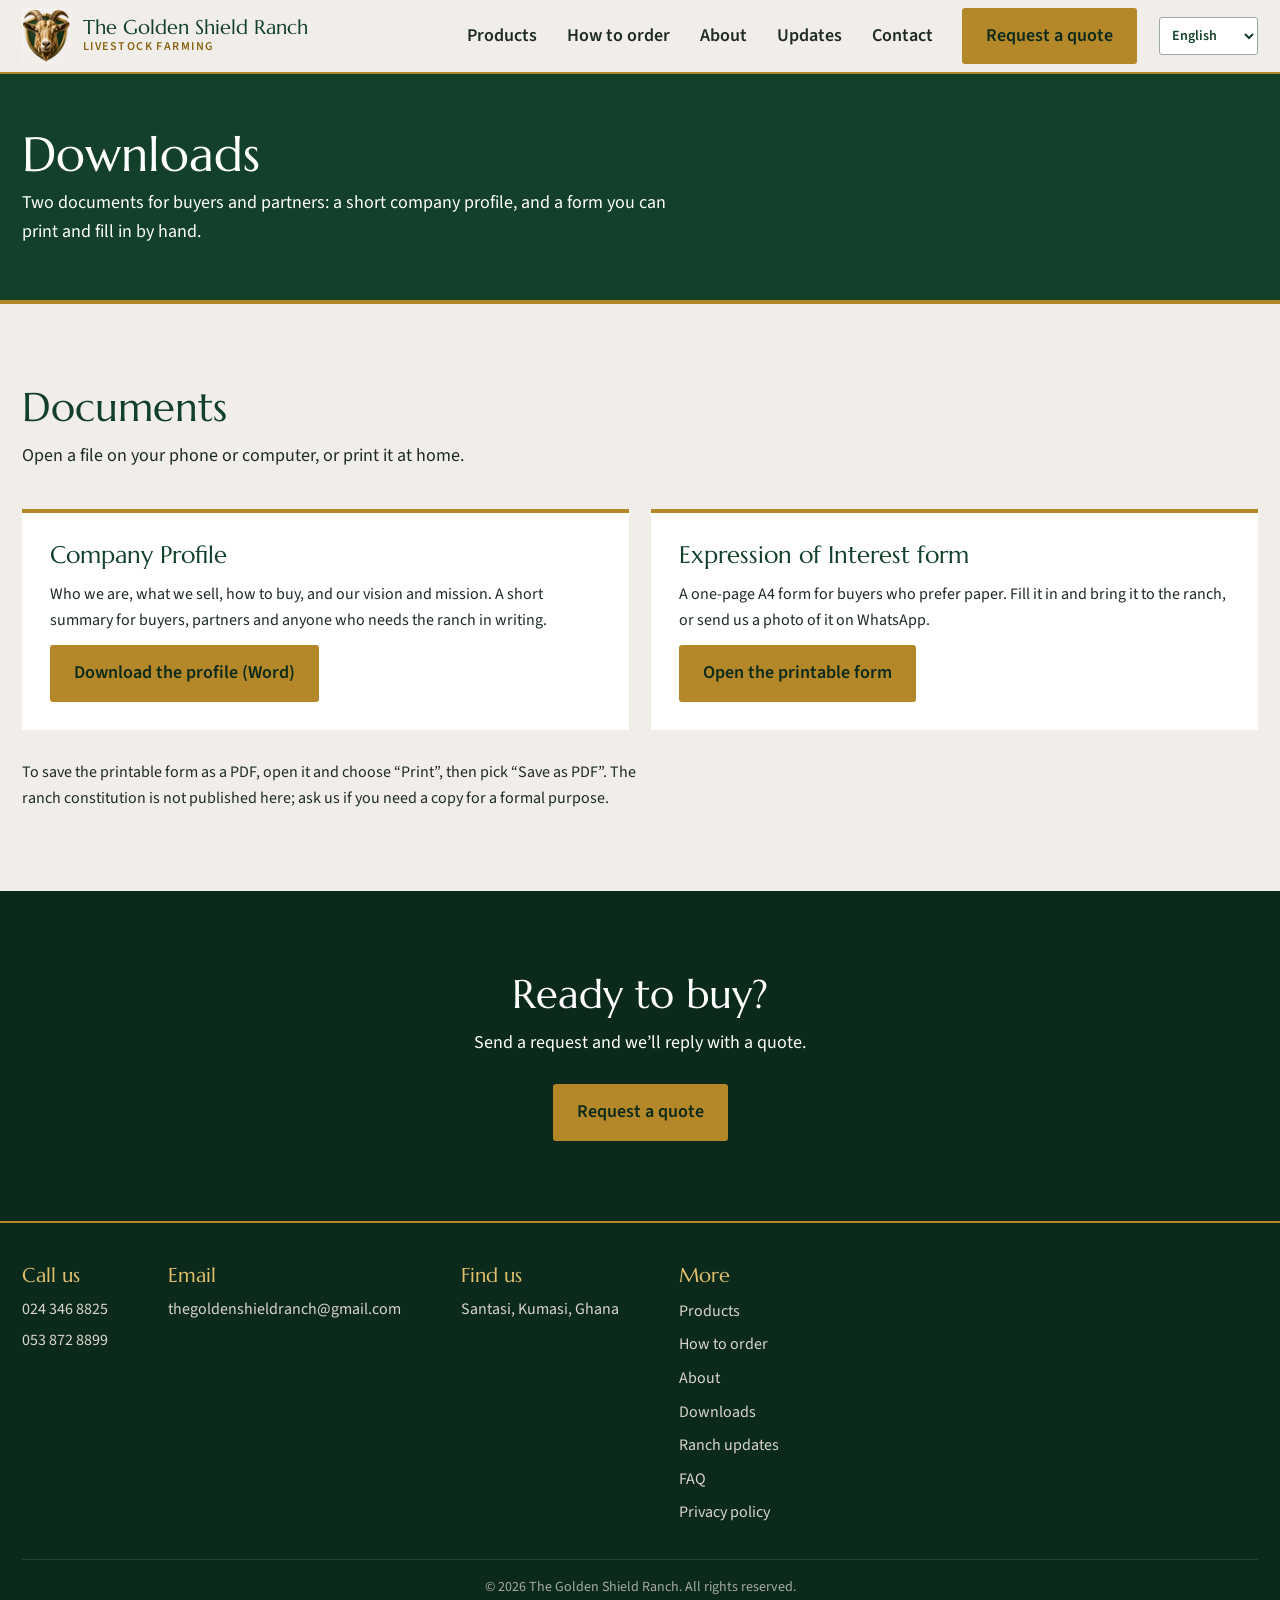
<file: downloads.html>
<!DOCTYPE html>
<html lang="en">
<head>
<meta charset="utf-8">
<meta name="viewport" content="width=device-width, initial-scale=1">
<title>Downloads | The Golden Shield Ranch</title>
<meta name="description" content="Download The Golden Shield Ranch company profile, or open the printable Expression of Interest form.">
<link rel="canonical" href="https://thegoldenshieldranch.com/downloads.html">
<meta name="theme-color" content="#12402a">
<link rel="icon" href="images/favicon-64.png" type="image/png">
<link rel="apple-touch-icon" href="images/apple-touch-icon.png">
<meta property="og:type" content="website">
<meta property="og:site_name" content="The Golden Shield Ranch">
<meta property="og:url" content="https://thegoldenshieldranch.com/downloads.html">
<meta property="og:title" content="Downloads | The Golden Shield Ranch">
<meta property="og:description" content="The company profile and the printable Expression of Interest form.">
<meta property="og:image" content="https://thegoldenshieldranch.com/images/og-cover.jpg">
<meta property="og:image:type" content="image/jpeg">
<meta property="og:image:width" content="1200">
<meta property="og:image:height" content="630">
<meta property="og:image:alt" content="The Golden Shield Ranch logo beside a photo of goats on the ranch.">
<meta name="twitter:card" content="summary_large_image">
<meta name="twitter:image" content="https://thegoldenshieldranch.com/images/og-cover.jpg">
<meta name="twitter:image:alt" content="The Golden Shield Ranch logo beside a photo of goats on the ranch.">
<link rel="preconnect" href="https://fonts.googleapis.com"><link rel="preconnect" href="https://fonts.gstatic.com" crossorigin>
<link href="https://fonts.googleapis.com/css2?family=Marcellus&family=Source+Sans+3:wght@400;600&display=swap" rel="stylesheet">
<link rel="stylesheet" href="style.css">
<noscript><style>.navtoggle{display:none!important}@media(max-width:900px){header .wrap{height:auto;min-height:72px;flex-wrap:wrap;padding-top:10px;padding-bottom:10px}nav{display:block;position:static;border:0;box-shadow:none;background:none;padding:0;max-height:none}nav a{display:inline-block;margin:0 12px 0 0;padding:6px 0;border:0;font-size:16px}.menu-cta{display:inline-block;margin-top:8px}header .wrap>.btn{display:none}}</style></noscript>
</head>
<body>
<a class="skip" href="#main">Skip to content</a>
<header><div class="wrap">
<a class="brand" href="index.html"><img src="images/logo-mark-120.png" width="109" height="120" alt=""><span>The Golden Shield Ranch<small>LIVESTOCK FARMING</small></span></a>
<button class="navtoggle" type="button" aria-expanded="false" aria-controls="mainnav" aria-label="Menu"><span></span><span></span><span></span></button>
<nav id="mainnav" aria-label="Main"><a href="products.html">Products</a><a href="order.html">How to order</a><a href="about.html">About</a><a href="updates.html">Updates</a><a href="index.html#contact">Contact</a><a class="btn menu-cta" href="quote.html">Request a quote</a></nav>
<a class="btn" href="quote.html">Request a quote</a>
</div></header>

<main id="main">
<div class="pagehead"><div class="wrap">
<h1>Downloads</h1>
<p>Two documents for buyers and partners: a short company profile, and a form you can print and fill in by hand.</p>
</div></div>

<section><div class="wrap">
<h2>Documents</h2>
<p class="lead">Open a file on your phone or computer, or print it at home.</p>
<div class="grid dl">
<article class="dlcard">
<h3>Company Profile</h3>
<p>Who we are, what we sell, how to buy, and our vision and mission. A short summary for buyers, partners and anyone who needs the ranch in writing.</p>
<a class="btn" href="files/Golden_Shield_Ranch_Company_Profile.docx" download>Download the profile (Word)</a>
</article>
<article class="dlcard">
<h3>Expression of Interest form</h3>
<p>A one-page A4 form for buyers who prefer paper. Fill it in and bring it to the ranch, or send us a photo of it on WhatsApp.</p>
<a class="btn" href="eoi-sheet.html">Open the printable form</a>
</article>
</div>
<p class="dlnote">To save the printable form as a PDF, open it and choose “Print”, then pick “Save as PDF”. The ranch constitution is not published here; ask us if you need a copy for a formal purpose.</p>
</div></section>

<section class="cta"><div class="wrap">
<h2>Ready to buy?</h2>
<p>Send a request and we’ll reply with a quote.</p>
<a class="btn" href="quote.html">Request a quote</a>
</div></section>
</main>

<footer id="contact"><div class="wrap">
<div><h2>Call us</h2><a href="tel:+233243468825">024 346 8825</a><br><a href="tel:+233538728899">053 872 8899</a></div>
<div><h2>Email</h2><a href="mailto:thegoldenshieldranch@gmail.com">thegoldenshieldranch@gmail.com</a></div>
<div><h2>Find us</h2><a href="index.html#find">Santasi, Kumasi, Ghana</a></div>
<div class="more"><h2>More</h2><a href="products.html">Products</a><a href="order.html">How to order</a><a href="about.html">About</a><a href="downloads.html" aria-current="page">Downloads</a><a href="updates.html">Ranch updates</a><a href="faq.html">FAQ</a><a href="privacy.html">Privacy policy</a></div>
<p class="legal">© <span data-year>2026</span> The Golden Shield Ranch. All rights reserved.</p>
</div></footer>

<a class="wa-float" href="https://wa.me/233243468825?text=Hello%20The%20Golden%20Shield%20Ranch%2C%20I%20would%20like%20a%20quote.">
<svg viewBox="0 0 24 24" aria-hidden="true"><path d="M17.5 14.4c-.3-.2-1.8-.9-2-1-.3-.1-.5-.2-.7.1s-.8 1-.9 1.2c-.2.2-.3.2-.6.1-.3-.2-1.3-.5-2.4-1.5-.9-.8-1.5-1.8-1.7-2.1-.2-.3 0-.5.1-.6l.5-.6c.2-.2.3-.3.4-.5.1-.2 0-.4 0-.5s-.6-1.6-.9-2.2c-.2-.6-.5-.5-.7-.5h-.6c-.2 0-.5.1-.8.4-.3.3-1 1-1 2.4s1 2.8 1.2 3c.1.2 2 3.1 4.9 4.3.7.3 1.2.5 1.6.6.7.2 1.3.2 1.8.1.5-.1 1.8-.7 2-1.4.2-.7.2-1.3.1-1.4-.1-.2-.3-.2-.6-.4zM12 2a10 10 0 00-8.5 15.3L2 22l4.8-1.4A10 10 0 1012 2zm0 18.2a8.2 8.2 0 01-4.2-1.2l-.3-.2-3 .9.9-2.9-.2-.3A8.2 8.2 0 1112 20.2z"/></svg>
WhatsApp</a>

<script src="site.js"></script>
</body>
</html>
</file>
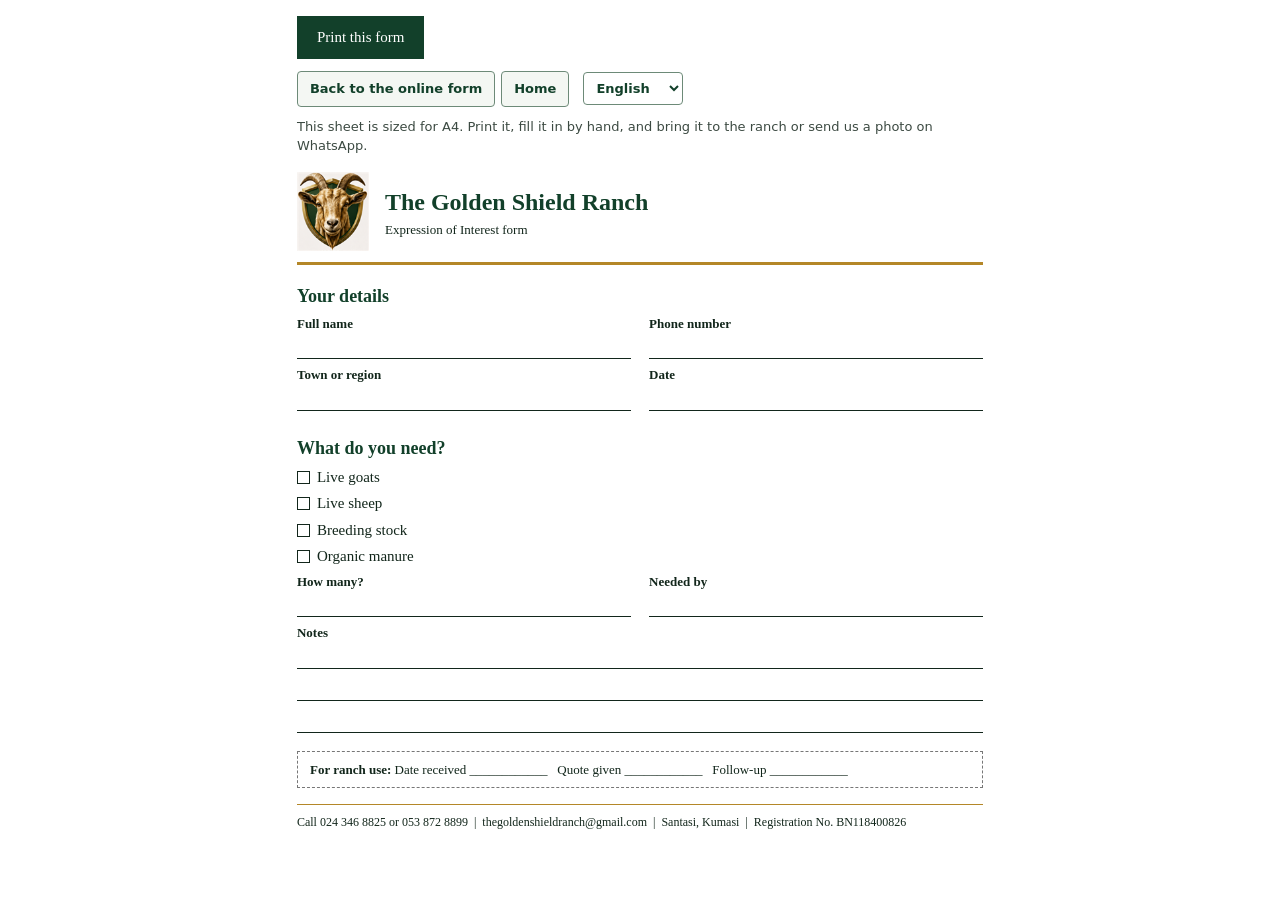
<file: eoi-sheet.html>
<!DOCTYPE html>
<html lang="en"><head><meta charset="utf-8"><meta name="viewport" content="width=device-width, initial-scale=1">
<title>Expression of Interest form | The Golden Shield Ranch</title>
<meta name="description" content="A printable Expression of Interest form for buying goats, sheep, breeding stock or manure from The Golden Shield Ranch.">
<meta name="robots" content="noindex">
<style>
@page{size:A4;margin:14mm}
body{font:15px/1.5 Georgia,"Times New Roman",serif;color:#12261b;max-width:190mm;margin:0 auto;padding:16px;background:#fff}
*{box-sizing:border-box}
a{color:#12402a;text-decoration:none}
.top{display:flex;align-items:center;gap:16px;border-bottom:3px solid #b48728;padding-bottom:10px}
.top img{display:block;width:72px;height:80px;object-fit:contain;flex:0 0 72px}.top h1{font-size:24px;margin:0;color:#12402a}.top p{margin:0;font-size:13px}
h2{font-size:18px;color:#12402a;margin:18px 0 4px}
.row{display:flex;gap:18px}.row>div{flex:1}
.line{border-bottom:1px solid #12261b;height:26px;margin-bottom:6px}
.lab{font-size:13px;font-weight:bold}
.chk span{display:inline-block;width:13px;height:13px;border:1.5px solid #12261b;margin-right:7px;vertical-align:-2px}
.chk div{margin:4px 0}
.box{border:1px dashed #777;padding:8px 12px;margin-top:18px;font-size:13px}
.foot{margin-top:16px;font-size:12px;border-top:1px solid #b48728;padding-top:8px}
button{font:inherit;padding:10px 20px;background:#12402a;color:#fff;border:0;cursor:pointer;margin-bottom:12px}
.screen-only{margin:0 0 16px;font:13px/1.5 system-ui,sans-serif;color:#3c4a42}
.screen-only .screen-link{display:inline-flex;align-items:center;min-height:36px;margin:0 6px 8px 0;padding:7px 12px;border:1px solid #6d8a78;border-radius:4px;background:#f4f7f3;color:#12402a;font-weight:600;white-space:nowrap}
.screen-only .screen-link:hover{background:#12402a;border-color:#12402a;color:#fff}
.screen-only .screen-link:focus-visible{outline:3px solid #b48728;outline-offset:3px}
.language-switcher{display:inline-flex;align-items:center;margin:0 0 12px 8px;font:13px/1.5 system-ui,sans-serif;color:#12402a}
.language-switcher span{position:absolute;width:1px;height:1px;overflow:hidden;clip:rect(0 0 0 0)}
.language-switcher select{font:600 13px system-ui,sans-serif;color:#12402a;background:#fff;border:1px solid #6d8a78;border-radius:4px;padding:7px 8px;cursor:pointer}
@media print{button{display:none}.screen-only{display:none}}
</style></head><body>
<button onclick="window.print()">Print this form</button>
<p class="screen-only"><a class="screen-link" href="quote.html">Back to the online form</a><a class="screen-link" href="index.html">Home</a><label class="language-switcher" data-language-selector><span>Language</span><select aria-label="Language"><option value="en">English</option><option value="fr">Francais</option></select></label><br>This sheet is sized for A4. Print it, fill it in by hand, and bring it to the ranch or send us a photo on WhatsApp.</p>
<main>
<div class="top"><img src="images/logo-mark-120.png" width="109" height="120" alt=""><div><h1>The Golden Shield Ranch</h1><p>Expression of Interest form</p></div></div>
<h2>Your details</h2>
<div class="row"><div><div class="lab">Full name</div><div class="line"></div></div><div><div class="lab">Phone number</div><div class="line"></div></div></div>
<div class="row"><div><div class="lab">Town or region</div><div class="line"></div></div><div><div class="lab">Date</div><div class="line"></div></div></div>
<h2>What do you need?</h2>
<div class="chk"><div><span></span>Live goats</div><div><span></span>Live sheep</div><div><span></span>Breeding stock</div><div><span></span>Organic manure</div></div>
<div class="row"><div><div class="lab">How many?</div><div class="line"></div></div><div><div class="lab">Needed by</div><div class="line"></div></div></div>
<div class="lab">Notes</div><div class="line"></div><div class="line"></div><div class="line"></div>
<div class="box"><b>For ranch use:</b> Date received ____________ &nbsp; Quote given ____________ &nbsp; Follow-up ____________</div>
<div class="foot">Call 024 346 8825 or 053 872 8899 &nbsp;|&nbsp; thegoldenshieldranch@gmail.com &nbsp;|&nbsp; Santasi, Kumasi &nbsp;|&nbsp; Registration No. BN118400826</div>
</main>
<script src="site.js"></script>
</body></html>
</file>
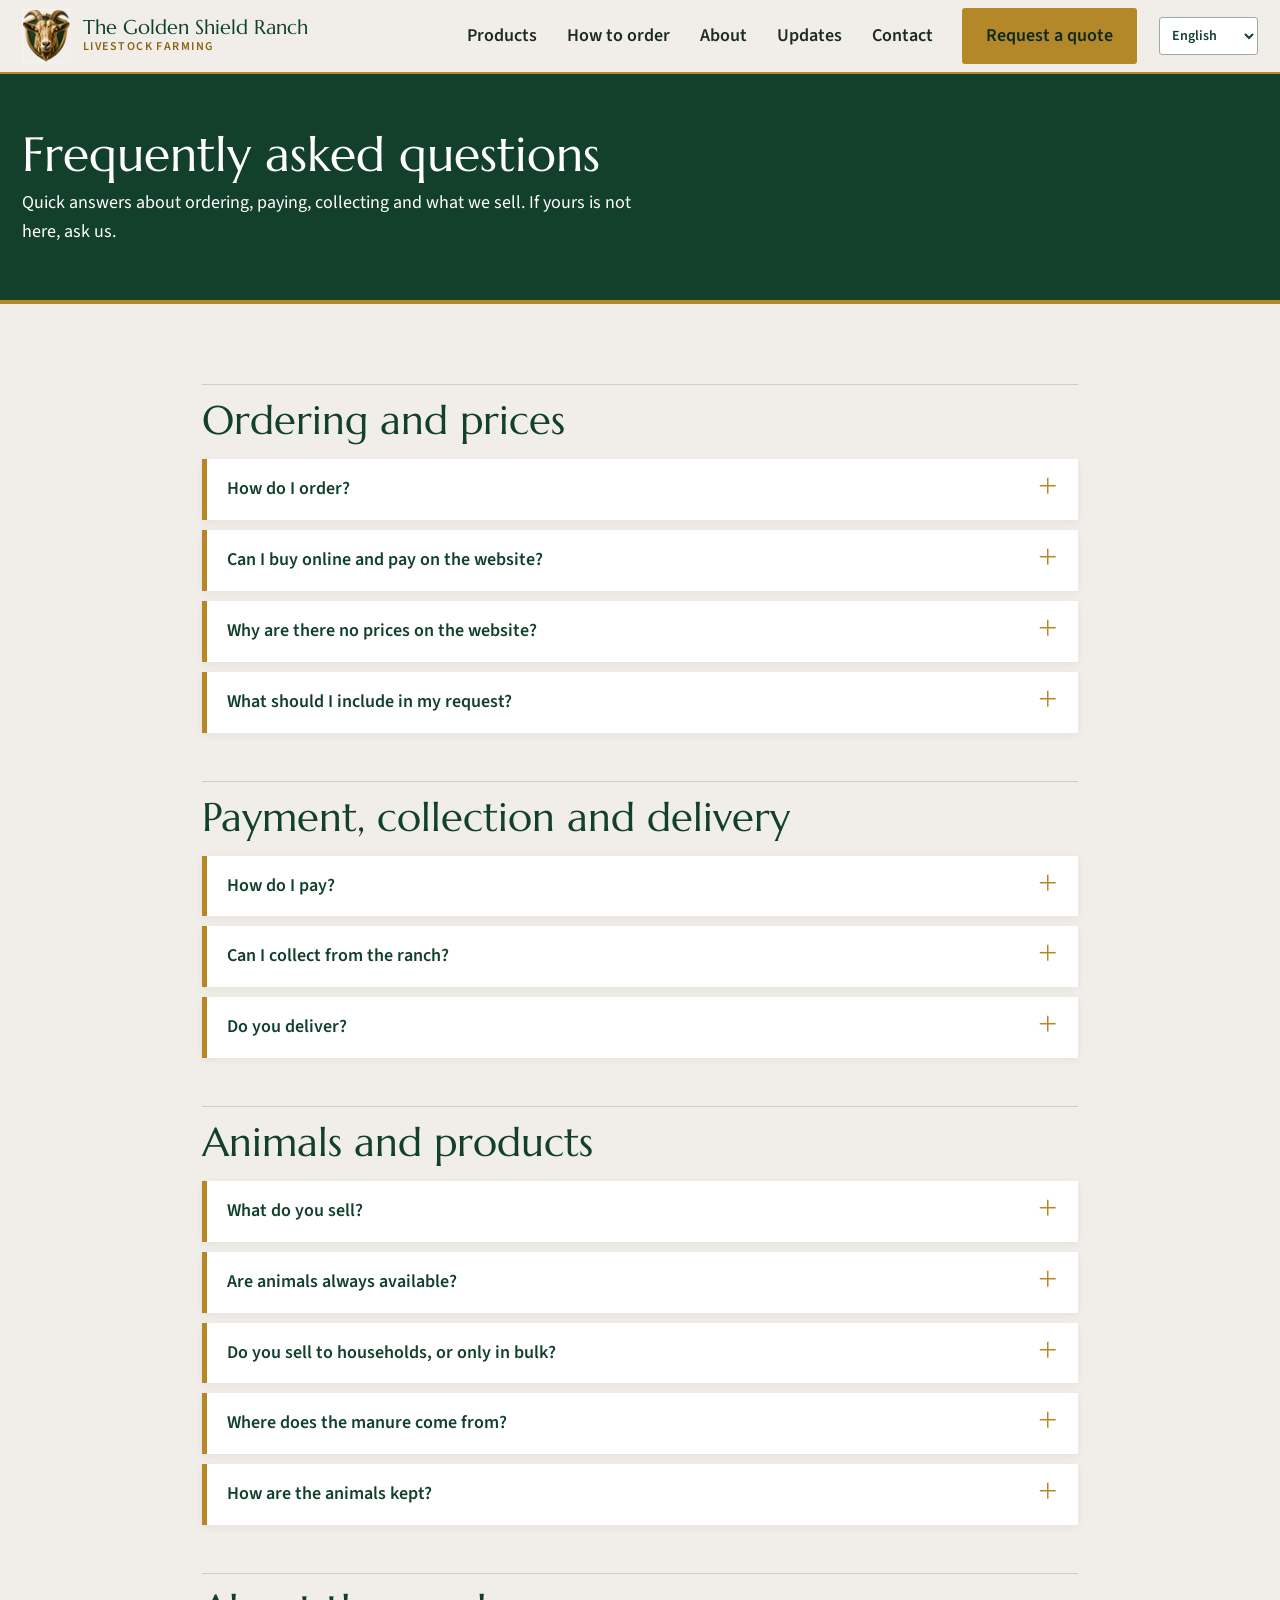
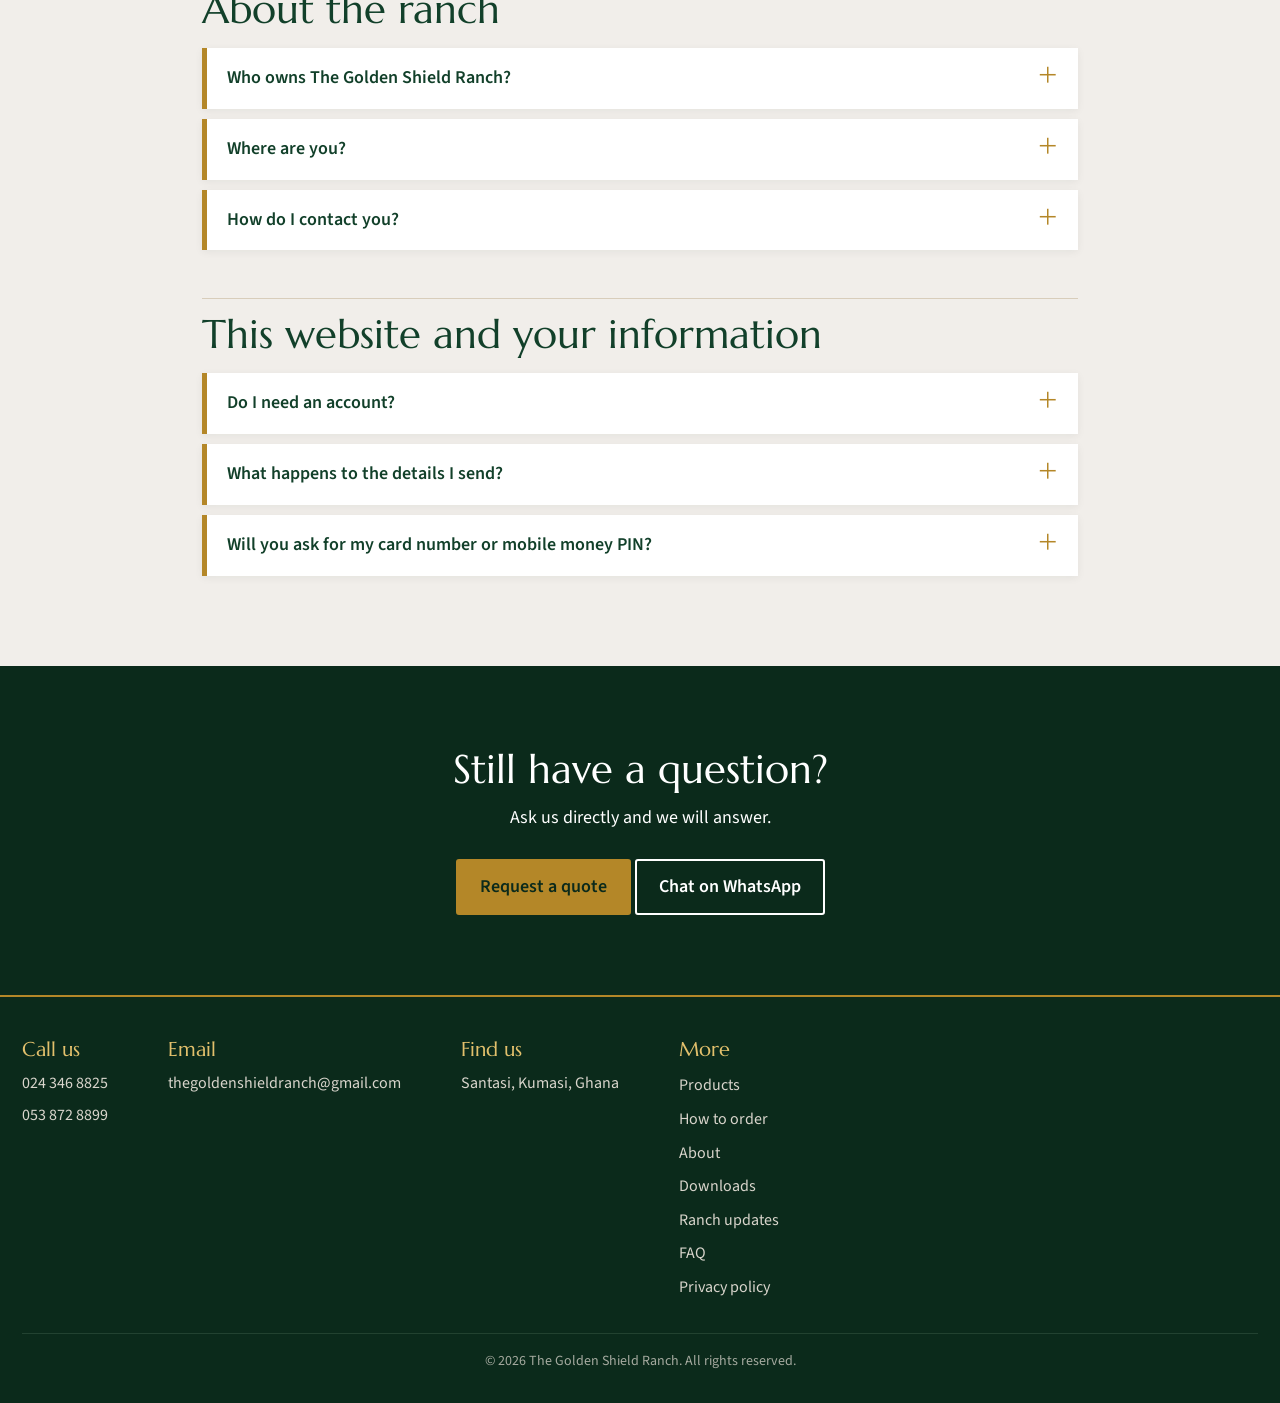
<file: faq.html>
<!DOCTYPE html>
<html lang="en">
<head>
<meta charset="utf-8">
<meta name="viewport" content="width=device-width, initial-scale=1">
<title>FAQ | The Golden Shield Ranch</title>
<meta name="description" content="Answers to common questions about buying goats, sheep, breeding stock and manure from The Golden Shield Ranch in Kumasi.">
<meta name="theme-color" content="#12402a">
<link rel="icon" href="images/favicon-64.png" type="image/png">
<link rel="apple-touch-icon" href="images/apple-touch-icon.png">
<meta property="og:type" content="website">
<meta property="og:site_name" content="The Golden Shield Ranch">
<meta property="og:title" content="FAQ | The Golden Shield Ranch">
<meta property="og:description" content="Answers to common questions about buying goats, sheep, breeding stock and manure from The Golden Shield Ranch in Kumasi.">
<meta property="og:url" content="https://thegoldenshieldranch.com/faq.html">
<meta property="og:image" content="https://thegoldenshieldranch.com/images/og-cover.jpg">
<meta property="og:image:type" content="image/jpeg">
<meta property="og:image:width" content="1200">
<meta property="og:image:height" content="630">
<meta property="og:image:alt" content="The Golden Shield Ranch logo beside a photo of goats on the ranch.">
<meta name="twitter:card" content="summary_large_image">
<meta name="twitter:image" content="https://thegoldenshieldranch.com/images/og-cover.jpg">
<meta name="twitter:image:alt" content="The Golden Shield Ranch logo beside a photo of goats on the ranch.">
<link rel="canonical" href="https://thegoldenshieldranch.com/faq.html">
<link rel="preconnect" href="https://fonts.googleapis.com"><link rel="preconnect" href="https://fonts.gstatic.com" crossorigin>
<link href="https://fonts.googleapis.com/css2?family=Marcellus&family=Source+Sans+3:wght@400;600&display=swap" rel="stylesheet">
<link rel="stylesheet" href="style.css">
<noscript><style>.navtoggle{display:none!important}@media(max-width:900px){header .wrap{height:auto;min-height:72px;flex-wrap:wrap;padding-top:10px;padding-bottom:10px}nav{display:block;position:static;border:0;box-shadow:none;background:none;padding:0;max-height:none}nav a{display:inline-block;margin:0 12px 0 0;padding:6px 0;border:0;font-size:16px}.menu-cta{display:inline-block;margin-top:8px}header .wrap>.btn{display:none}}</style></noscript>
</head>
<body>
<a class="skip" href="#main">Skip to content</a>
<header><div class="wrap">
<a class="brand" href="index.html"><img src="images/logo-mark-120.png" width="109" height="120" alt=""><span>The Golden Shield Ranch<small>LIVESTOCK FARMING</small></span></a>
<button class="navtoggle" type="button" aria-expanded="false" aria-controls="mainnav" aria-label="Menu"><span></span><span></span><span></span></button>
<nav id="mainnav" aria-label="Main"><a href="products.html">Products</a><a href="order.html">How to order</a><a href="about.html">About</a><a href="updates.html">Updates</a><a href="index.html#contact">Contact</a><a class="btn menu-cta" href="quote.html">Request a quote</a></nav>
<a class="btn" href="quote.html">Request a quote</a>
</div></header>

<main id="main">
<div class="pagehead"><div class="wrap">
<h1>Frequently asked questions</h1>
<p>Quick answers about ordering, paying, collecting and what we sell. If yours is not here, ask us.</p>
</div></div>
<section><div class="wrap faq">
<h2>Ordering and prices</h2>
<details><summary>How do I order?</summary><p>Send us a request and we will reply with a price. You can use the <a href="quote.html">quote form</a>, message us on WhatsApp, call us, or fill in the <a href="eoi-sheet.html">printable form</a>. The <a href="order.html">How to order</a> page explains each step.</p></details>
<details><summary>Can I buy online and pay on the website?</summary><p>No. There is no online checkout and no card payment on this site. You deal with us directly, and we agree the order and the payment with you by phone or WhatsApp.</p></details>
<details><summary>Why are there no prices on the website?</summary><p>Prices are quoted per order. They depend on current market rates, the weight of the animals and the season, so a fixed list would soon be wrong. Send a request and we will give you a price for exactly what you need.</p></details>
<details><summary>What should I include in my request?</summary><p>The product, roughly how many you want, the date you need them, your name, a phone or WhatsApp number we can reach you on, and your town or region. It is also helpful to say if you plan to collect or need delivery.</p></details>
<h2>Payment, collection and delivery</h2>
<details><summary>How do I pay?</summary><p>By mobile money (MTN, Telecel or AT) or by bank transfer. You pay on delivery, or once the animal’s weight has been confirmed.</p></details>
<details><summary>Can I collect from the ranch?</summary><p>Yes. Collection is at the ranch in Santasi, Kumasi. Tell us when you send your request so we can have everything ready.</p></details>
<details><summary>Do you deliver?</summary><p>Delivery can be arranged. Ask when you send your request and tell us where it should go, so we can confirm whether we can do it and what it involves.</p></details>
<h2>Animals and products</h2>
<details><summary>What do you sell?</summary><ul><li>Live goats</li><li>Live sheep</li><li>Breeding stock, for starting or growing your own herd</li><li>Organic manure</li></ul></details>
<details><summary>Are animals always available?</summary><p>Live animals follow the ranch’s production and breeding cycles, so it is best to ask early, especially before festivals and functions. Manure is available all year round.</p></details>
<details><summary>Do you sell to households, or only in bulk?</summary><p>Both. We sell to households, traders, butchers and caterers, as well as to buyers who need larger numbers. Tell us how many you need and we will work from there.</p></details>
<details><summary>Where does the manure come from?</summary><p>It is collected from beneath the raised, slatted floors of the animal housing at the ranch.</p></details>
<details><summary>How are the animals kept?</summary><p>Goats and sheep are raised in a semi-intensive system, in raised housing with slatted floors that keeps them off the ground. The water supply runs on solar power.</p></details>
<h2>About the ranch</h2>
<details><summary>Who owns The Golden Shield Ranch?</summary><p>The ranch is owned by Abraham Boakye. It is a sole proprietorship registered with the Registrar General’s Department in Ghana, Registration No. BN118400826.</p></details>
<details><summary>Where are you?</summary><p>In Santasi, Kumasi, Ashanti Region, Ghana. The location is shown on a map on the <a href="index.html#find">Home page</a>.</p></details>
<details><summary>How do I contact you?</summary><p>Call 024 346 8825 or 053 872 8899, message us on WhatsApp, or email <a href="mailto:thegoldenshieldranch@gmail.com">thegoldenshieldranch@gmail.com</a>.</p></details>
<h2>This website and your information</h2>
<details><summary>Do I need an account?</summary><p>No. There are no accounts or logins on this site.</p></details>
<details><summary>What happens to the details I send?</summary><p>We use them only to reply to you and deal with your order. We do not sell them. Read the full <a href="privacy.html">privacy policy</a>.</p></details>
<details><summary>Will you ask for my card number or mobile money PIN?</summary><p>Never. We will not ask for your PIN, password or card details by phone, WhatsApp or email. If someone asks for them in our name, do not give them, and call us on a number from this page.</p></details>
</div></section>
<section class="cta"><div class="wrap">
<h2>Still have a question?</h2>
<p>Ask us directly and we will answer.</p>
<a class="btn" href="quote.html">Request a quote</a>
<a class="btn alt" href="https://wa.me/233243468825">Chat on WhatsApp</a>
</div></section>
</main>

<footer id="contact"><div class="wrap">
<div><h2>Call us</h2><a href="tel:+233243468825">024 346 8825</a><br><a href="tel:+233538728899">053 872 8899</a></div>
<div><h2>Email</h2><a href="mailto:thegoldenshieldranch@gmail.com">thegoldenshieldranch@gmail.com</a></div>
<div><h2>Find us</h2><a href="index.html#find">Santasi, Kumasi, Ghana</a></div>
<div class="more"><h2>More</h2><a href="products.html">Products</a><a href="order.html">How to order</a><a href="about.html">About</a><a href="downloads.html">Downloads</a><a href="updates.html">Ranch updates</a><a href="faq.html" aria-current="page">FAQ</a><a href="privacy.html">Privacy policy</a></div>
<p class="legal">© <span data-year>2026</span> The Golden Shield Ranch. All rights reserved.</p>
</div></footer>

<a class="wa-float" href="https://wa.me/233243468825?text=Hello%20The%20Golden%20Shield%20Ranch%2C%20I%20would%20like%20a%20quote.">
<svg viewBox="0 0 24 24" aria-hidden="true"><path d="M17.5 14.4c-.3-.2-1.8-.9-2-1-.3-.1-.5-.2-.7.1s-.8 1-.9 1.2c-.2.2-.3.2-.6.1-.3-.2-1.3-.5-2.4-1.5-.9-.8-1.5-1.8-1.7-2.1-.2-.3 0-.5.1-.6l.5-.6c.2-.2.3-.3.4-.5.1-.2 0-.4 0-.5s-.6-1.6-.9-2.2c-.2-.6-.5-.5-.7-.5h-.6c-.2 0-.5.1-.8.4-.3.3-1 1-1 2.4s1 2.8 1.2 3c.1.2 2 3.1 4.9 4.3.7.3 1.2.5 1.6.6.7.2 1.8-.7 2-1.4.2-.7.2-1.3.1-1.4-.1-.2-.3-.2-.6-.4zM12 2a10 10 0 00-8.5 15.3L2 22l4.8-1.4A10 10 0 1012 2zm0 18.2a8.2 8.2 0 01-4.2-1.2l-.3-.2-3 .9.9-2.9-.2-.3A8.2 8.2 0 1112 20.2z"/></svg>
WhatsApp</a>

<script src="site.js"></script>
</body>
</html>
</file>
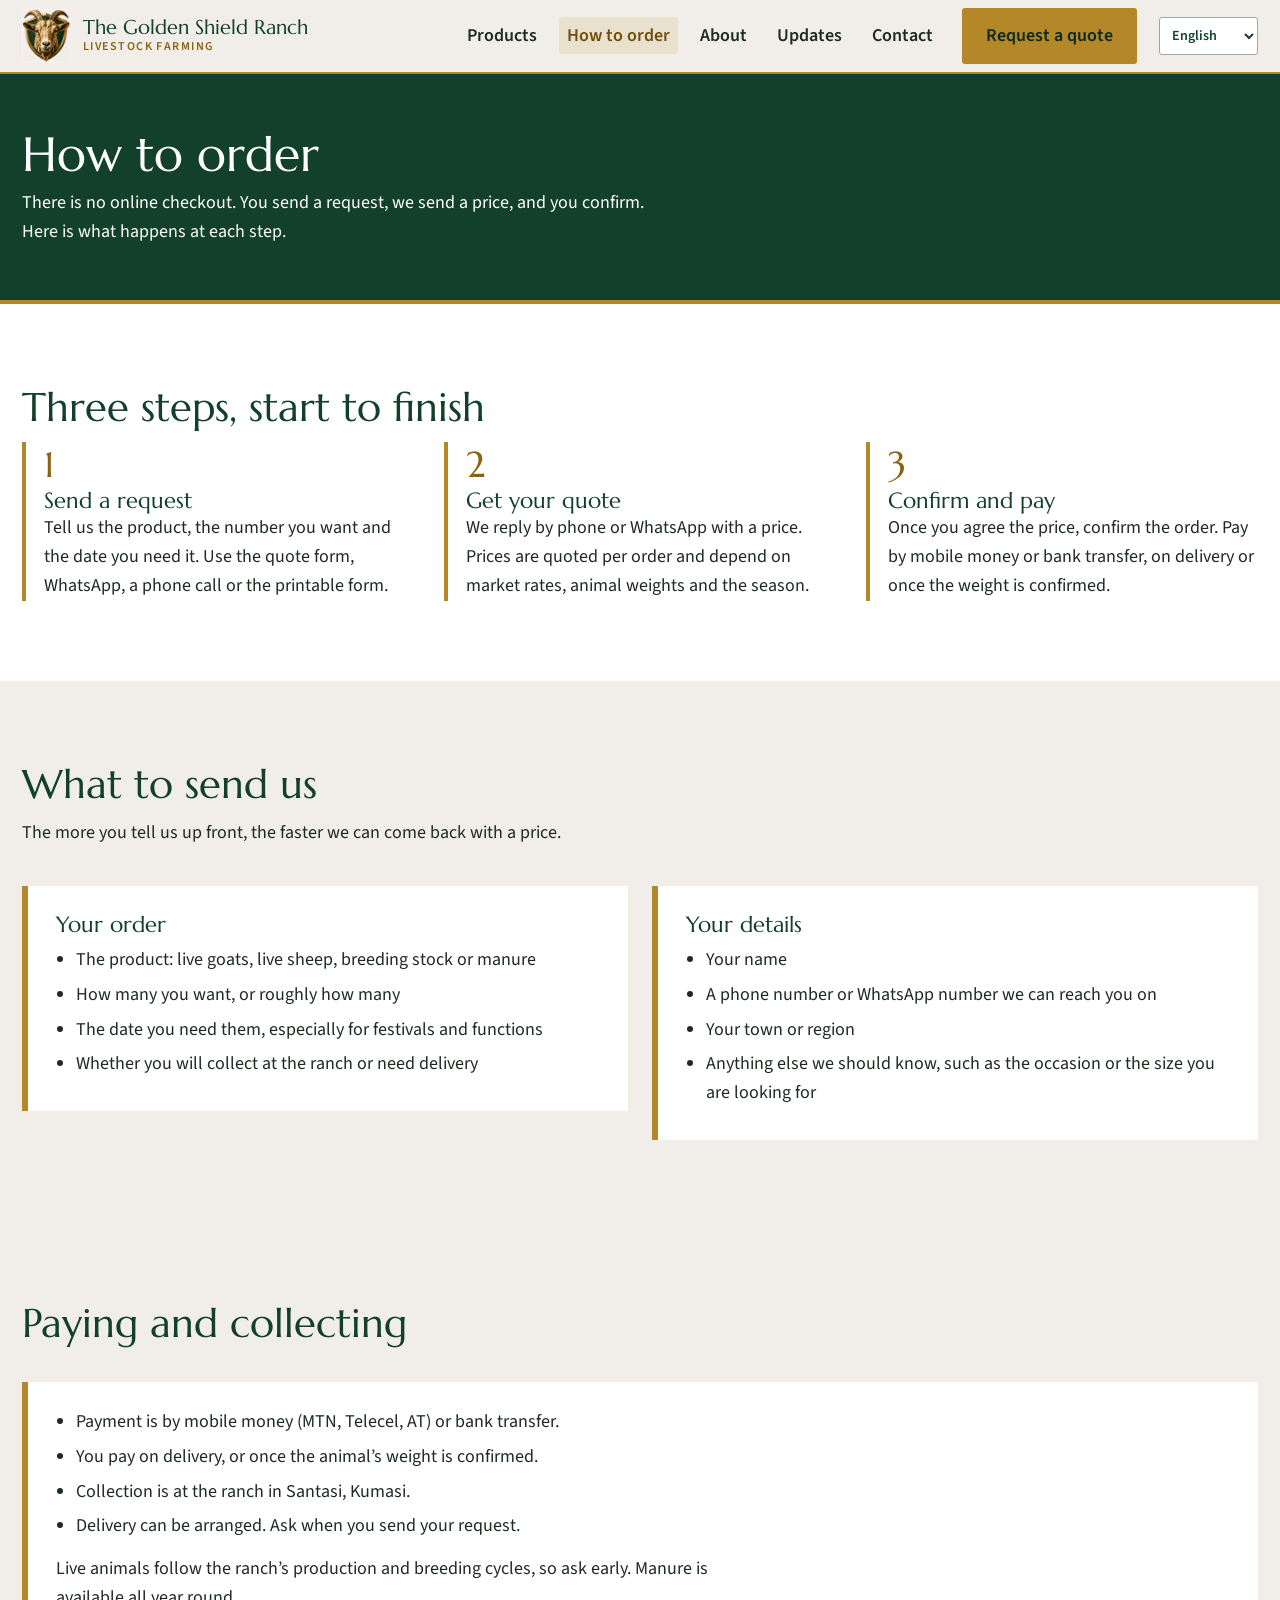
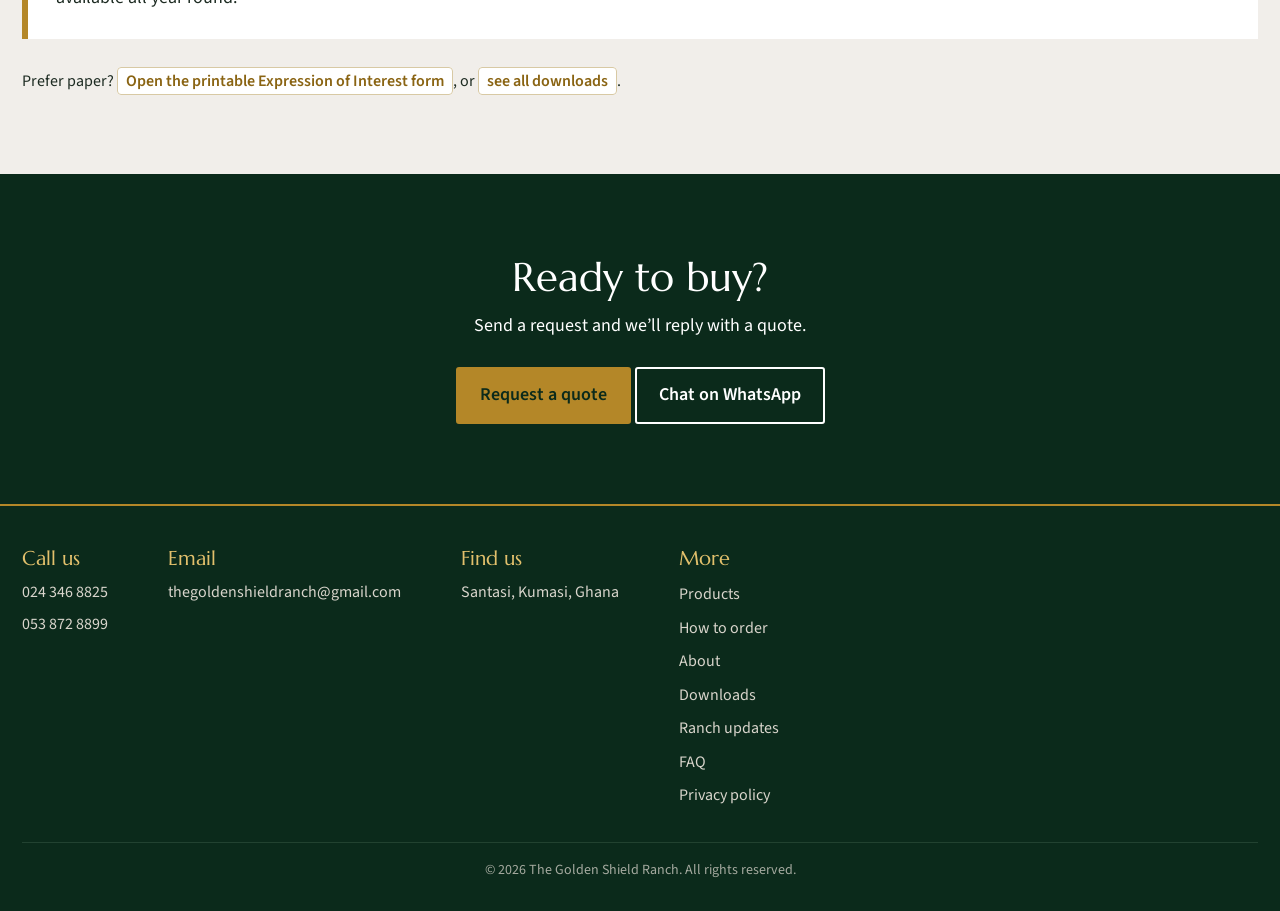
<file: order.html>
<!DOCTYPE html>
<html lang="en">
<head>
<meta charset="utf-8">
<meta name="viewport" content="width=device-width, initial-scale=1">
<title>How to order | The Golden Shield Ranch</title>
<meta name="description" content="How to buy live goats, sheep, breeding stock or manure from The Golden Shield Ranch: send a request, get a quote, confirm and pay.">
<link rel="canonical" href="https://thegoldenshieldranch.com/order.html">
<meta name="theme-color" content="#12402a">
<link rel="icon" href="images/favicon-64.png" type="image/png">
<link rel="apple-touch-icon" href="images/apple-touch-icon.png">
<meta property="og:type" content="website">
<meta property="og:site_name" content="The Golden Shield Ranch">
<meta property="og:url" content="https://thegoldenshieldranch.com/order.html">
<meta property="og:title" content="How to order | The Golden Shield Ranch">
<meta property="og:description" content="Send a request, get a quote, confirm and pay. No online checkout.">
<meta property="og:image" content="https://thegoldenshieldranch.com/images/og-cover.jpg">
<meta property="og:image:type" content="image/jpeg">
<meta property="og:image:width" content="1200">
<meta property="og:image:height" content="630">
<meta property="og:image:alt" content="The Golden Shield Ranch logo beside a photo of goats on the ranch.">
<meta name="twitter:card" content="summary_large_image">
<meta name="twitter:image" content="https://thegoldenshieldranch.com/images/og-cover.jpg">
<meta name="twitter:image:alt" content="The Golden Shield Ranch logo beside a photo of goats on the ranch.">
<link rel="preconnect" href="https://fonts.googleapis.com"><link rel="preconnect" href="https://fonts.gstatic.com" crossorigin>
<link href="https://fonts.googleapis.com/css2?family=Marcellus&family=Source+Sans+3:wght@400;600&display=swap" rel="stylesheet">
<link rel="stylesheet" href="style.css">
<noscript><style>.navtoggle{display:none!important}@media(max-width:900px){header .wrap{height:auto;min-height:72px;flex-wrap:wrap;padding-top:10px;padding-bottom:10px}nav{display:block;position:static;border:0;box-shadow:none;background:none;padding:0;max-height:none}nav a{display:inline-block;margin:0 12px 0 0;padding:6px 0;border:0;font-size:16px}.menu-cta{display:inline-block;margin-top:8px}header .wrap>.btn{display:none}}</style></noscript>
</head>
<body>
<a class="skip" href="#main">Skip to content</a>
<header><div class="wrap">
<a class="brand" href="index.html"><img src="images/logo-mark-120.png" width="109" height="120" alt=""><span>The Golden Shield Ranch<small>LIVESTOCK FARMING</small></span></a>
<button class="navtoggle" type="button" aria-expanded="false" aria-controls="mainnav" aria-label="Menu"><span></span><span></span><span></span></button>
<nav id="mainnav" aria-label="Main"><a href="products.html">Products</a><a href="order.html" aria-current="page">How to order</a><a href="about.html">About</a><a href="updates.html">Updates</a><a href="index.html#contact">Contact</a><a class="btn menu-cta" href="quote.html">Request a quote</a></nav>
<a class="btn" href="quote.html">Request a quote</a>
</div></header>

<main id="main">
<div class="pagehead"><div class="wrap">
<h1>How to order</h1>
<p>There is no online checkout. You send a request, we send a price, and you confirm. Here is what happens at each step.</p>
</div></div>

<section class="steps"><div class="wrap">
<h2>Three steps, start to finish</h2>
<ol>
<li><b>Send a request</b>Tell us the product, the number you want and the date you need it. Use the quote form, WhatsApp, a phone call or the printable form.</li>
<li><b>Get your quote</b>We reply by phone or WhatsApp with a price. Prices are quoted per order and depend on market rates, animal weights and the season.</li>
<li><b>Confirm and pay</b>Once you agree the price, confirm the order. Pay by mobile money or bank transfer, on delivery or once the weight is confirmed.</li>
</ol></div></section>

<section><div class="wrap">
<h2>What to send us</h2>
<p class="lead">The more you tell us up front, the faster we can come back with a price.</p>
<div class="two">
<div class="note">
<h3>Your order</h3>
<ul>
<li>The product: live goats, live sheep, breeding stock or manure</li>
<li>How many you want, or roughly how many</li>
<li>The date you need them, especially for festivals and functions</li>
<li>Whether you will collect at the ranch or need delivery</li>
</ul>
</div>
<div class="note">
<h3>Your details</h3>
<ul>
<li>Your name</li>
<li>A phone number or WhatsApp number we can reach you on</li>
<li>Your town or region</li>
<li>Anything else we should know, such as the occasion or the size you are looking for</li>
</ul>
</div>
</div>
</div></section>

<section><div class="wrap">
<h2>Paying and collecting</h2>
<div class="note">
<ul>
<li>Payment is by mobile money (MTN, Telecel, AT) or bank transfer.</li>
<li>You pay on delivery, or once the animal’s weight is confirmed.</li>
<li>Collection is at the ranch in Santasi, Kumasi.</li>
<li>Delivery can be arranged. Ask when you send your request.</li>
</ul>
<p>Live animals follow the ranch’s production and breeding cycles, so ask early. Manure is available all year round.</p>
</div>
<p class="dlnote">Prefer paper? <a href="eoi-sheet.html">Open the printable Expression of Interest form</a>, or <a href="downloads.html">see all downloads</a>.</p>
</div></section>

<section class="cta"><div class="wrap">
<h2>Ready to buy?</h2>
<p>Send a request and we’ll reply with a quote.</p>
<a class="btn" href="quote.html">Request a quote</a>
<a class="btn alt" href="https://wa.me/233243468825">Chat on WhatsApp</a>
</div></section>
</main>

<footer id="contact"><div class="wrap">
<div><h2>Call us</h2><a href="tel:+233243468825">024 346 8825</a><br><a href="tel:+233538728899">053 872 8899</a></div>
<div><h2>Email</h2><a href="mailto:thegoldenshieldranch@gmail.com">thegoldenshieldranch@gmail.com</a></div>
<div><h2>Find us</h2><a href="index.html#find">Santasi, Kumasi, Ghana</a></div>
<div class="more"><h2>More</h2><a href="products.html">Products</a><a href="order.html" aria-current="page">How to order</a><a href="about.html">About</a><a href="downloads.html">Downloads</a><a href="updates.html">Ranch updates</a><a href="faq.html">FAQ</a><a href="privacy.html">Privacy policy</a></div>
<p class="legal">© <span data-year>2026</span> The Golden Shield Ranch. All rights reserved.</p>
</div></footer>

<a class="wa-float" href="https://wa.me/233243468825?text=Hello%20The%20Golden%20Shield%20Ranch%2C%20I%20would%20like%20a%20quote.">
<svg viewBox="0 0 24 24" aria-hidden="true"><path d="M17.5 14.4c-.3-.2-1.8-.9-2-1-.3-.1-.5-.2-.7.1s-.8 1-.9 1.2c-.2.2-.3.2-.6.1-.3-.2-1.3-.5-2.4-1.5-.9-.8-1.5-1.8-1.7-2.1-.2-.3 0-.5.1-.6l.5-.6c.2-.2.3-.3.4-.5.1-.2 0-.4 0-.5s-.6-1.6-.9-2.2c-.2-.6-.5-.5-.7-.5h-.6c-.2 0-.5.1-.8.4-.3.3-1 1-1 2.4s1 2.8 1.2 3c.1.2 2 3.1 4.9 4.3.7.3 1.2.5 1.6.6.7.2 1.3.2 1.8.1.5-.1 1.8-.7 2-1.4.2-.7.2-1.3.1-1.4-.1-.2-.3-.2-.6-.4zM12 2a10 10 0 00-8.5 15.3L2 22l4.8-1.4A10 10 0 1012 2zm0 18.2a8.2 8.2 0 01-4.2-1.2l-.3-.2-3 .9.9-2.9-.2-.3A8.2 8.2 0 1112 20.2z"/></svg>
WhatsApp</a>

<script src="site.js"></script>
</body>
</html>
</file>
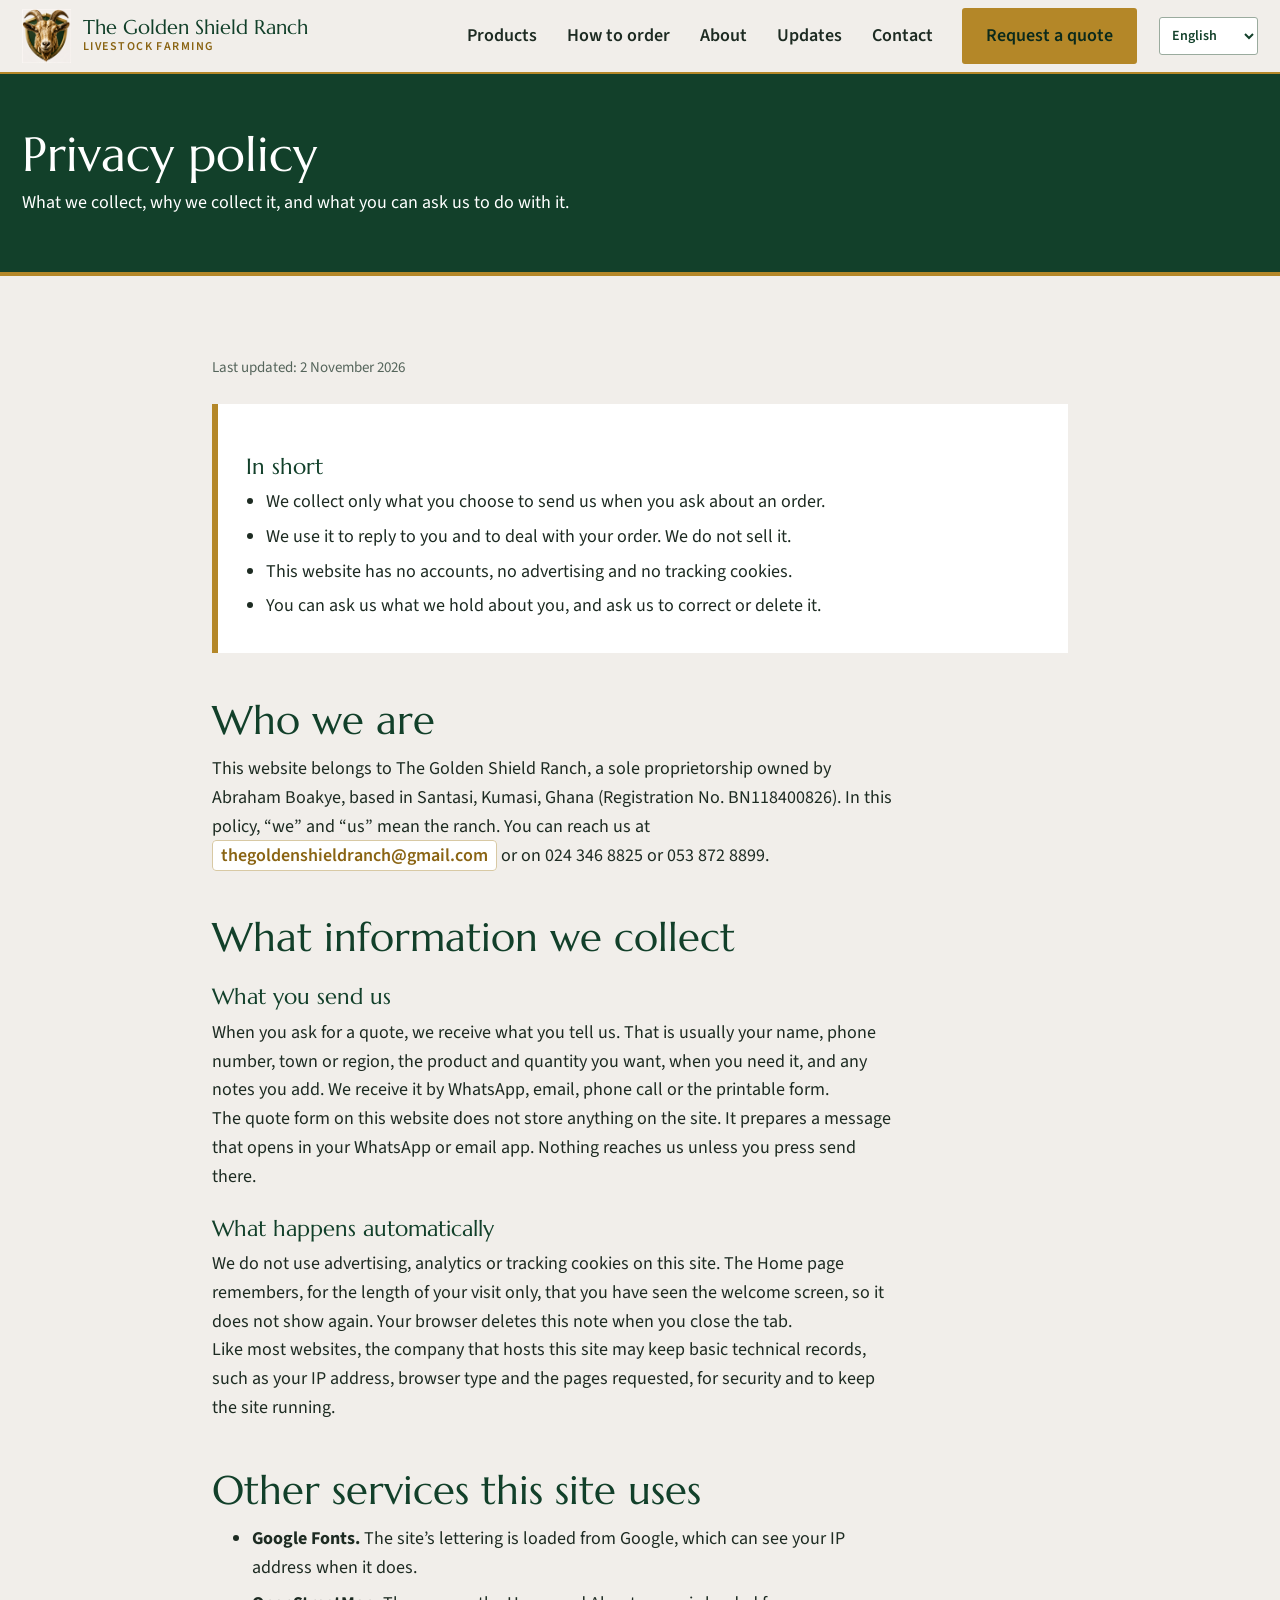
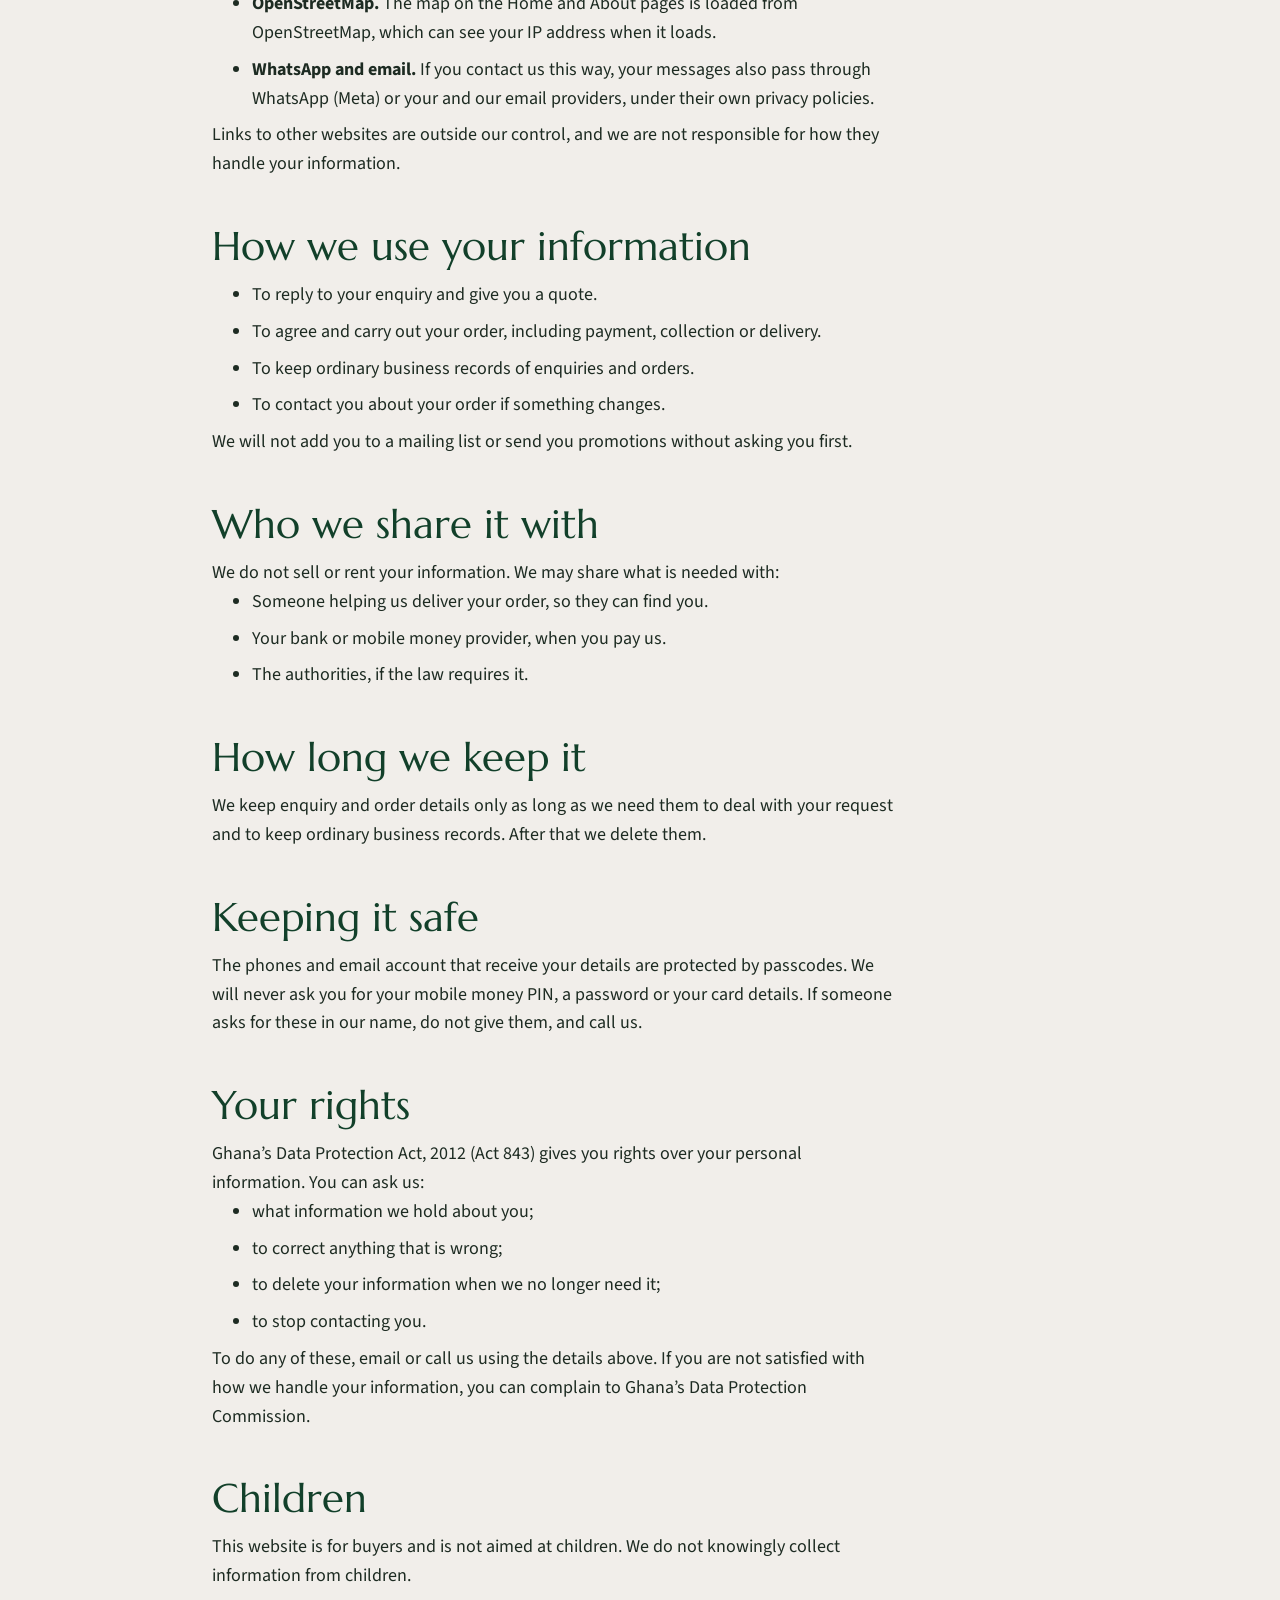
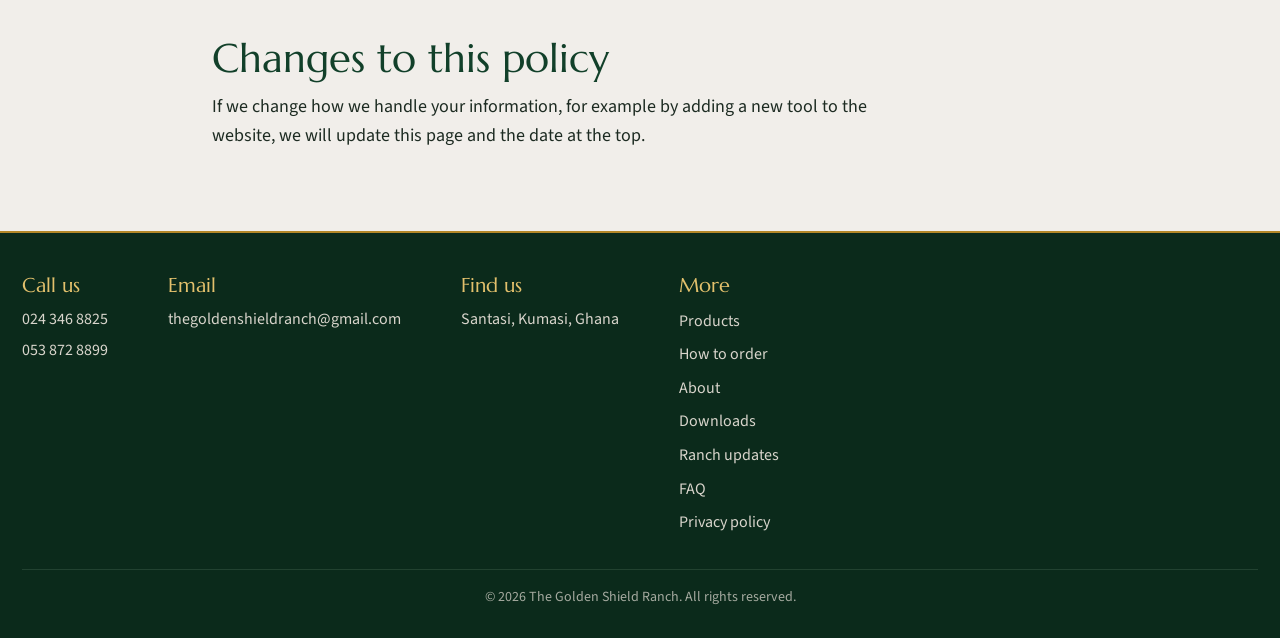
<file: privacy.html>
<!DOCTYPE html>
<html lang="en">
<head>
<meta charset="utf-8">
<meta name="viewport" content="width=device-width, initial-scale=1">
<title>Privacy policy | The Golden Shield Ranch</title>
<meta name="description" content="How The Golden Shield Ranch collects, uses and protects the information you send us.">
<meta name="theme-color" content="#12402a">
<link rel="icon" href="images/favicon-64.png" type="image/png">
<link rel="apple-touch-icon" href="images/apple-touch-icon.png">
<meta property="og:type" content="website">
<meta property="og:site_name" content="The Golden Shield Ranch">
<meta property="og:title" content="Privacy policy | The Golden Shield Ranch">
<meta property="og:description" content="How The Golden Shield Ranch collects, uses and protects the information you send us.">
<meta property="og:url" content="https://thegoldenshieldranch.com/privacy.html">
<meta property="og:image" content="https://thegoldenshieldranch.com/images/og-cover.jpg">
<meta property="og:image:type" content="image/jpeg">
<meta property="og:image:width" content="1200">
<meta property="og:image:height" content="630">
<meta property="og:image:alt" content="The Golden Shield Ranch logo beside a photo of goats on the ranch.">
<meta name="twitter:card" content="summary_large_image">
<meta name="twitter:image" content="https://thegoldenshieldranch.com/images/og-cover.jpg">
<meta name="twitter:image:alt" content="The Golden Shield Ranch logo beside a photo of goats on the ranch.">
<link rel="canonical" href="https://thegoldenshieldranch.com/privacy.html">
<link rel="preconnect" href="https://fonts.googleapis.com"><link rel="preconnect" href="https://fonts.gstatic.com" crossorigin>
<link href="https://fonts.googleapis.com/css2?family=Marcellus&family=Source+Sans+3:wght@400;600&display=swap" rel="stylesheet">
<link rel="stylesheet" href="style.css">
<noscript><style>.navtoggle{display:none!important}@media(max-width:900px){header .wrap{height:auto;min-height:72px;flex-wrap:wrap;padding-top:10px;padding-bottom:10px}nav{display:block;position:static;border:0;box-shadow:none;background:none;padding:0;max-height:none}nav a{display:inline-block;margin:0 12px 0 0;padding:6px 0;border:0;font-size:16px}.menu-cta{display:inline-block;margin-top:8px}header .wrap>.btn{display:none}}</style></noscript>
</head>
<body>
<a class="skip" href="#main">Skip to content</a>
<header><div class="wrap">
<a class="brand" href="index.html"><img src="images/logo-mark-120.png" width="109" height="120" alt=""><span>The Golden Shield Ranch<small>LIVESTOCK FARMING</small></span></a>
<button class="navtoggle" type="button" aria-expanded="false" aria-controls="mainnav" aria-label="Menu"><span></span><span></span><span></span></button>
<nav id="mainnav" aria-label="Main"><a href="products.html">Products</a><a href="order.html">How to order</a><a href="about.html">About</a><a href="updates.html">Updates</a><a href="index.html#contact">Contact</a><a class="btn menu-cta" href="quote.html">Request a quote</a></nav>
<a class="btn" href="quote.html">Request a quote</a>
</div></header>

<main id="main">
<div class="pagehead"><div class="wrap">
<h1>Privacy policy</h1>
<p>What we collect, why we collect it, and what you can ask us to do with it.</p>
</div></div>
<section><div class="wrap legaltext">
<p class="updated">Last updated: 2 November 2026</p>
<div class="note"><h3>In short</h3><ul>
<li>We collect only what you choose to send us when you ask about an order.</li>
<li>We use it to reply to you and to deal with your order. We do not sell it.</li>
<li>This website has no accounts, no advertising and no tracking cookies.</li>
<li>You can ask us what we hold about you, and ask us to correct or delete it.</li></ul></div>

<h2>Who we are</h2>
<p>This website belongs to The Golden Shield Ranch, a sole proprietorship owned by Abraham Boakye, based in Santasi, Kumasi, Ghana (Registration No. BN118400826). In this policy, “we” and “us” mean the ranch. You can reach us at <a href="mailto:thegoldenshieldranch@gmail.com">thegoldenshieldranch@gmail.com</a> or on 024 346 8825 or 053 872 8899.</p>

<h2>What information we collect</h2>
<h3>What you send us</h3>
<p>When you ask for a quote, we receive what you tell us. That is usually your name, phone number, town or region, the product and quantity you want, when you need it, and any notes you add. We receive it by WhatsApp, email, phone call or the printable form.</p>
<p>The quote form on this website does not store anything on the site. It prepares a message that opens in your WhatsApp or email app. Nothing reaches us unless you press send there.</p>
<h3>What happens automatically</h3>
<p>We do not use advertising, analytics or tracking cookies on this site. The Home page remembers, for the length of your visit only, that you have seen the welcome screen, so it does not show again. Your browser deletes this note when you close the tab.</p>
<p>Like most websites, the company that hosts this site may keep basic technical records, such as your IP address, browser type and the pages requested, for security and to keep the site running.</p>

<h2>Other services this site uses</h2>
<ul>
<li><b>Google Fonts.</b> The site’s lettering is loaded from Google, which can see your IP address when it does.</li>
<li><b>OpenStreetMap.</b> The map on the Home and About pages is loaded from OpenStreetMap, which can see your IP address when it loads.</li>
<li><b>WhatsApp and email.</b> If you contact us this way, your messages also pass through WhatsApp (Meta) or your and our email providers, under their own privacy policies.</li>
</ul>
<p>Links to other websites are outside our control, and we are not responsible for how they handle your information.</p>

<h2>How we use your information</h2>
<ul>
<li>To reply to your enquiry and give you a quote.</li>
<li>To agree and carry out your order, including payment, collection or delivery.</li>
<li>To keep ordinary business records of enquiries and orders.</li>
<li>To contact you about your order if something changes.</li>
</ul>
<p>We will not add you to a mailing list or send you promotions without asking you first.</p>

<h2>Who we share it with</h2>
<p>We do not sell or rent your information. We may share what is needed with:</p>
<ul>
<li>Someone helping us deliver your order, so they can find you.</li>
<li>Your bank or mobile money provider, when you pay us.</li>
<li>The authorities, if the law requires it.</li>
</ul>

<h2>How long we keep it</h2>
<p>We keep enquiry and order details only as long as we need them to deal with your request and to keep ordinary business records. After that we delete them.</p>

<h2>Keeping it safe</h2>
<p>The phones and email account that receive your details are protected by passcodes. We will never ask you for your mobile money PIN, a password or your card details. If someone asks for these in our name, do not give them, and call us.</p>

<h2>Your rights</h2>
<p>Ghana’s Data Protection Act, 2012 (Act 843) gives you rights over your personal information. You can ask us:</p>
<ul>
<li>what information we hold about you;</li>
<li>to correct anything that is wrong;</li>
<li>to delete your information when we no longer need it;</li>
<li>to stop contacting you.</li>
</ul>
<p>To do any of these, email or call us using the details above. If you are not satisfied with how we handle your information, you can complain to Ghana’s Data Protection Commission.</p>

<h2>Children</h2>
<p>This website is for buyers and is not aimed at children. We do not knowingly collect information from children.</p>

<h2>Changes to this policy</h2>
<p>If we change how we handle your information, for example by adding a new tool to the website, we will update this page and the date at the top.</p>
</div></section>
</main>

<footer id="contact"><div class="wrap">
<div><h2>Call us</h2><a href="tel:+233243468825">024 346 8825</a><br><a href="tel:+233538728899">053 872 8899</a></div>
<div><h2>Email</h2><a href="mailto:thegoldenshieldranch@gmail.com">thegoldenshieldranch@gmail.com</a></div>
<div><h2>Find us</h2><a href="index.html#find">Santasi, Kumasi, Ghana</a></div>
<div class="more"><h2>More</h2><a href="products.html">Products</a><a href="order.html">How to order</a><a href="about.html">About</a><a href="downloads.html">Downloads</a><a href="updates.html">Ranch updates</a><a href="faq.html">FAQ</a><a href="privacy.html" aria-current="page">Privacy policy</a></div>
<p class="legal">© <span data-year>2026</span> The Golden Shield Ranch. All rights reserved.</p>
</div></footer>

<a class="wa-float" href="https://wa.me/233243468825?text=Hello%20The%20Golden%20Shield%20Ranch%2C%20I%20would%20like%20a%20quote.">
<svg viewBox="0 0 24 24" aria-hidden="true"><path d="M17.5 14.4c-.3-.2-1.8-.9-2-1-.3-.1-.5-.2-.7.1s-.8 1-.9 1.2c-.2.2-.3.2-.6.1-.3-.2-1.3-.5-2.4-1.5-.9-.8-1.5-1.8-1.7-2.1-.2-.3 0-.5.1-.6l.5-.6c.2-.2.3-.3.4-.5.1-.2 0-.4 0-.5s-.6-1.6-.9-2.2c-.2-.6-.5-.5-.7-.5h-.6c-.2 0-.5.1-.8.4-.3.3-1 1-1 2.4s1 2.8 1.2 3c.1.2 2 3.1 4.9 4.3.7.3 1.2.5 1.6.6.7.2 1.8-.7 2-1.4.2-.7.2-1.3.1-1.4-.1-.2-.3-.2-.6-.4zM12 2a10 10 0 00-8.5 15.3L2 22l4.8-1.4A10 10 0 1012 2zm0 18.2a8.2 8.2 0 01-4.2-1.2l-.3-.2-3 .9.9-2.9-.2-.3A8.2 8.2 0 1112 20.2z"/></svg>
WhatsApp</a>

<script src="site.js"></script>
</body>
</html>
</file>
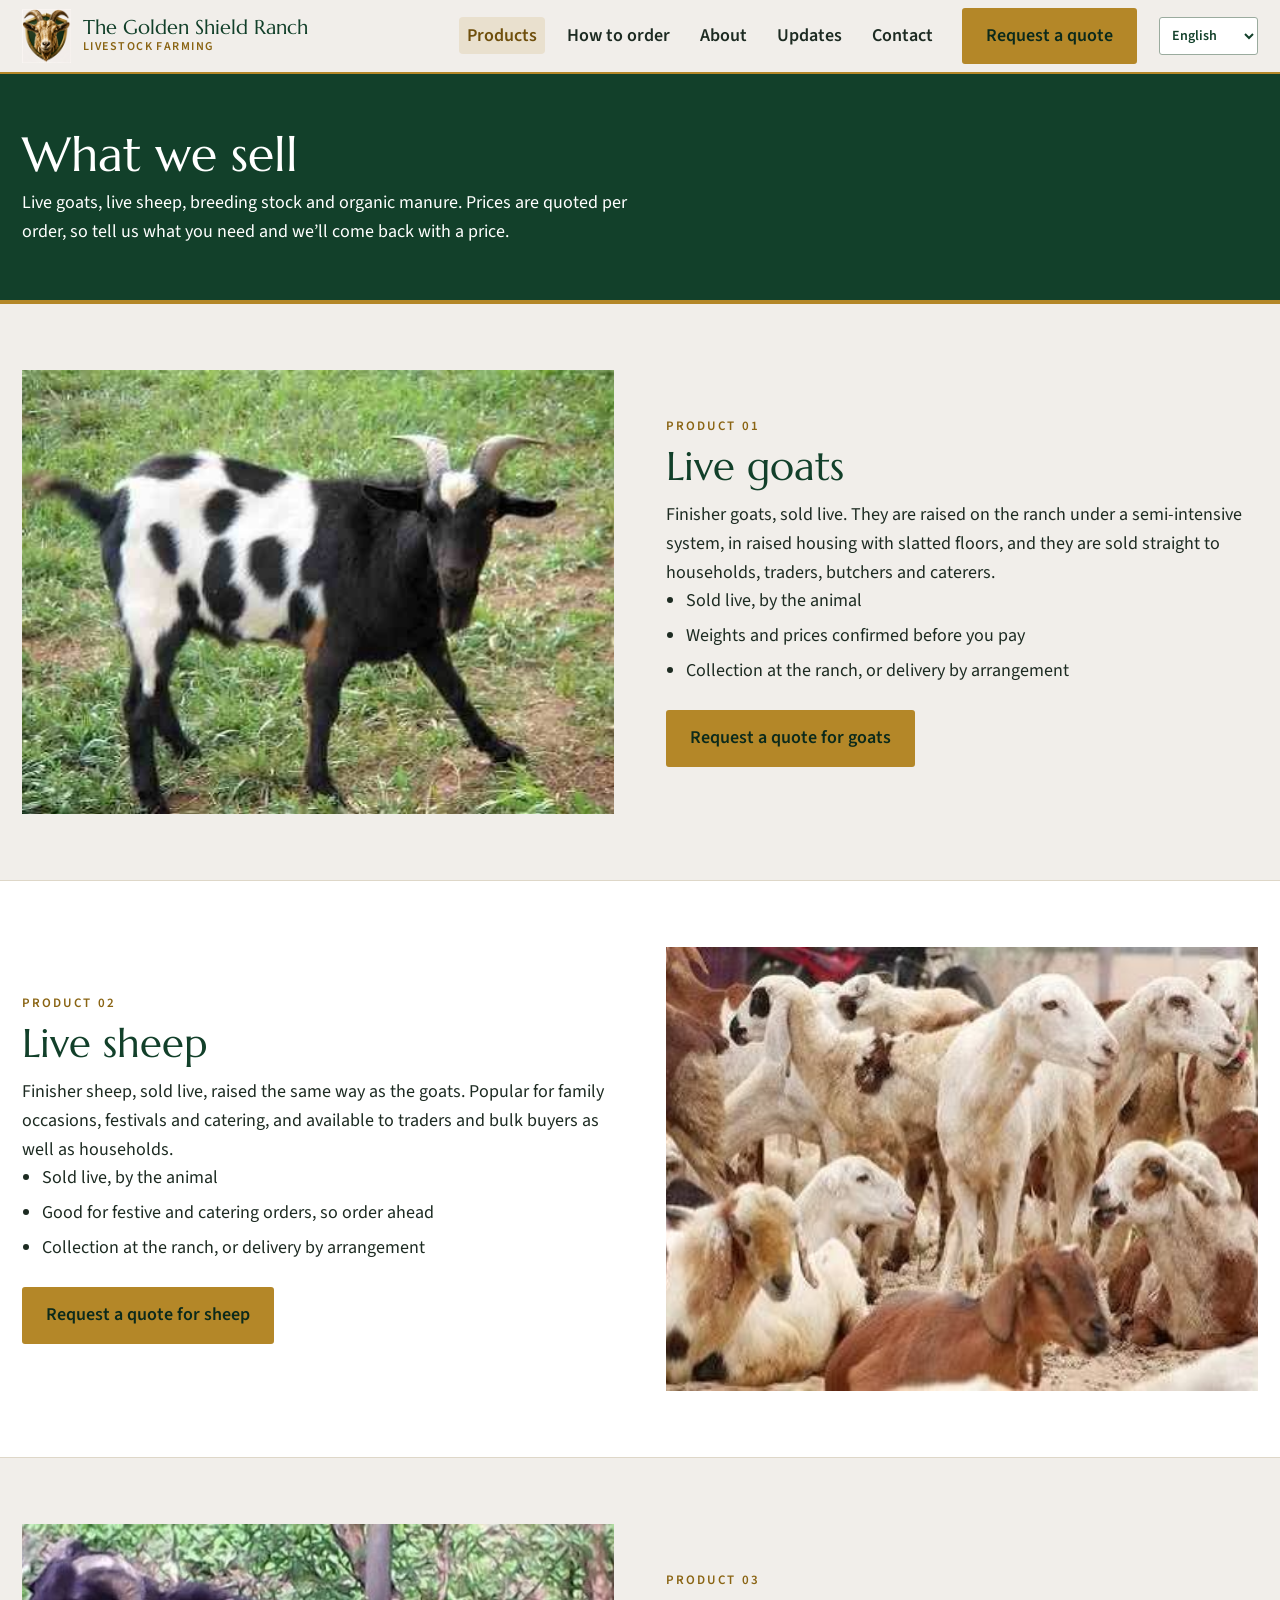
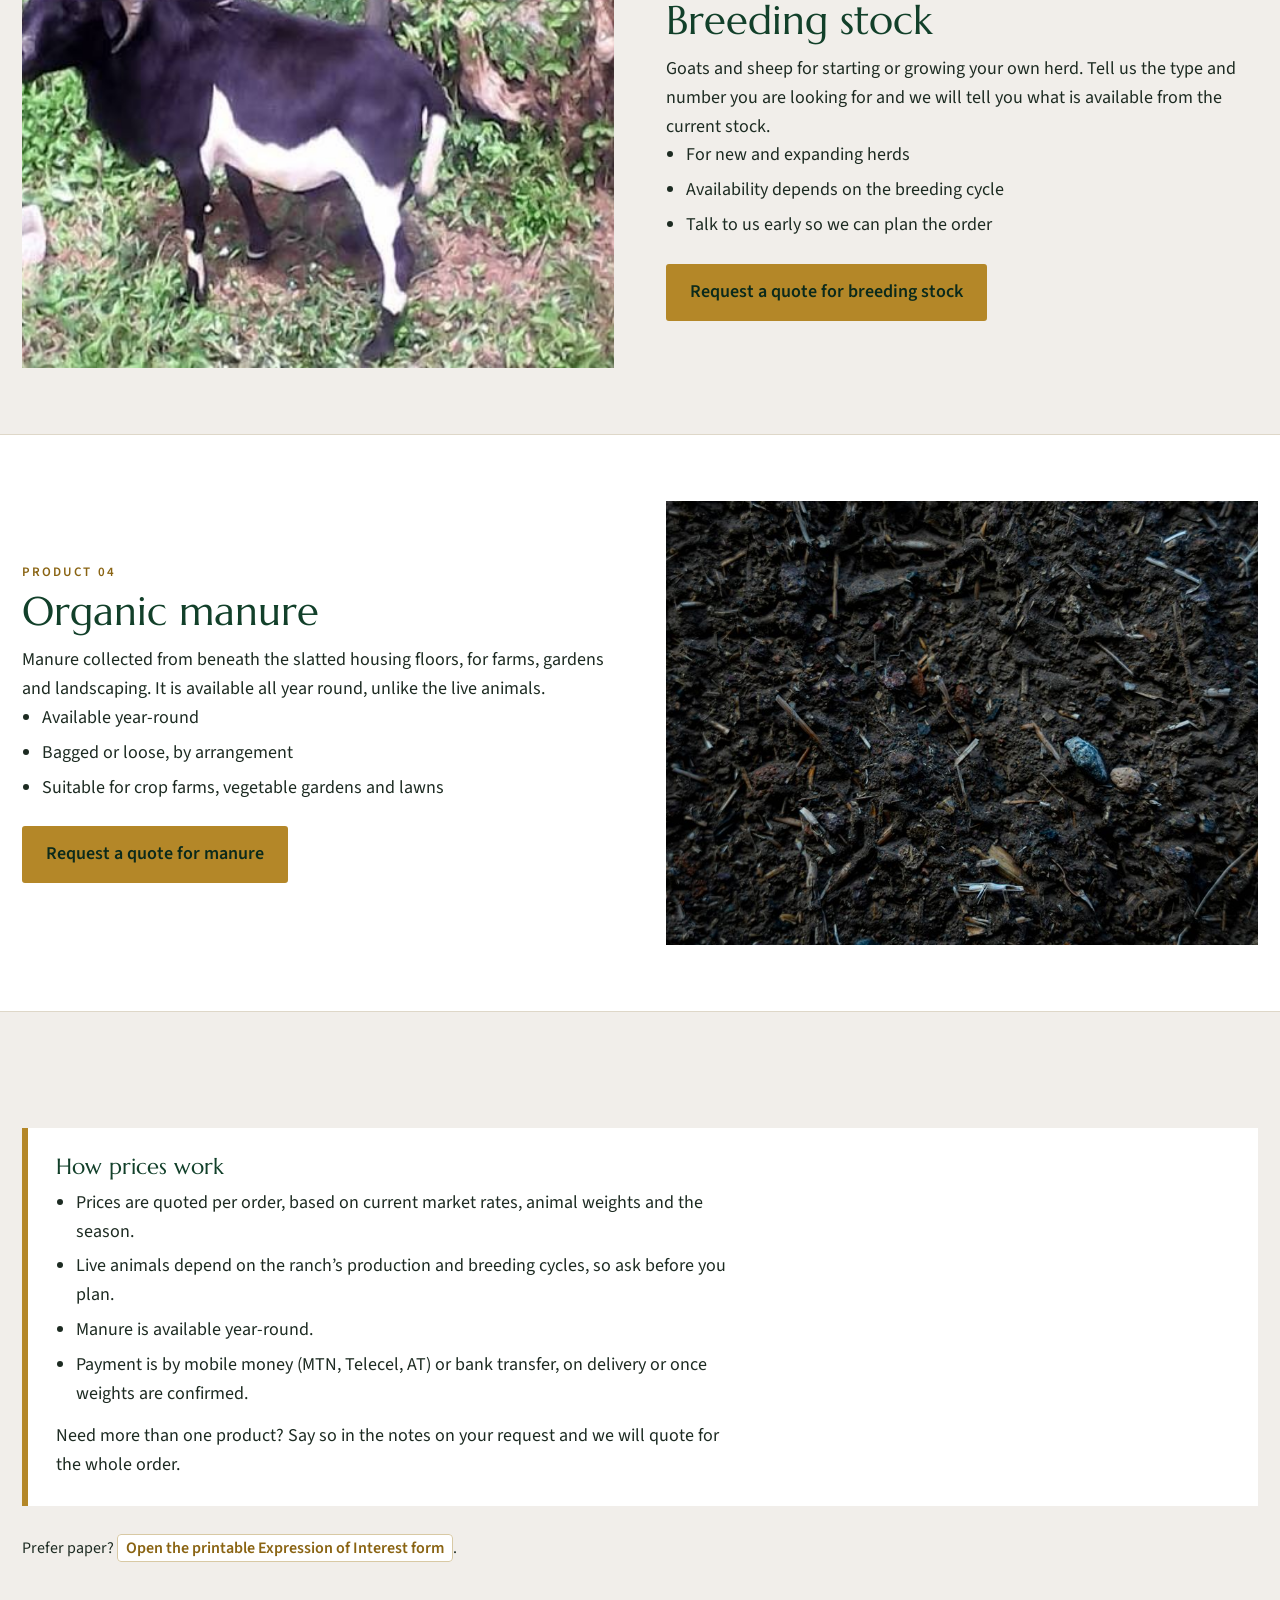
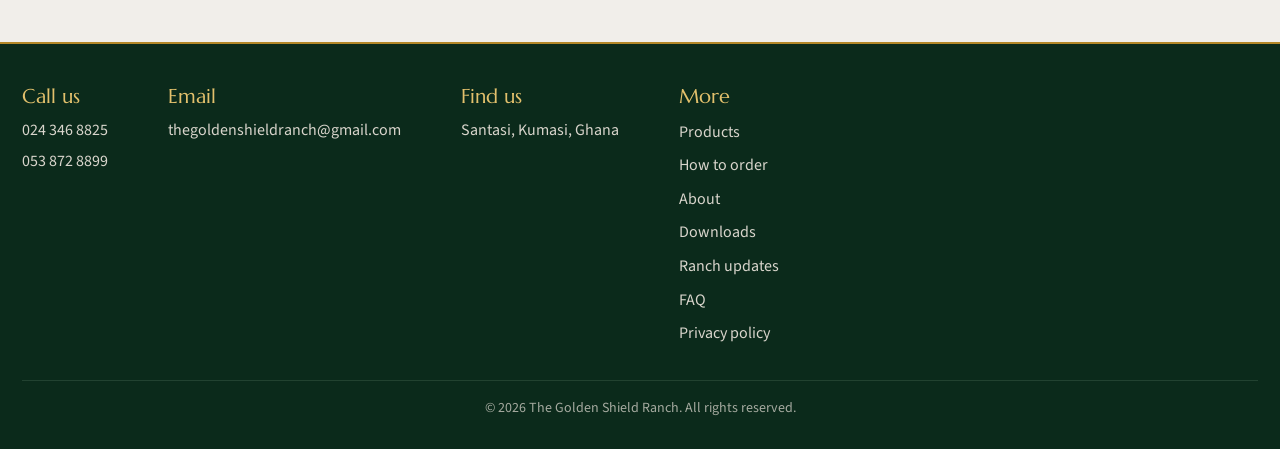
<file: products.html>
<!DOCTYPE html>
<html lang="en">
<head>
<meta charset="utf-8">
<meta name="viewport" content="width=device-width, initial-scale=1">
<title>Products | The Golden Shield Ranch</title>
<meta name="description" content="Live goats, live sheep, breeding stock and organic manure from The Golden Shield Ranch in Santasi, Kumasi. Request a quote for each product.">
<link rel="canonical" href="https://thegoldenshieldranch.com/products.html">
<meta name="theme-color" content="#12402a">
<link rel="icon" href="images/favicon-64.png" type="image/png">
<link rel="apple-touch-icon" href="images/apple-touch-icon.png">
<meta property="og:type" content="website">
<meta property="og:site_name" content="The Golden Shield Ranch">
<meta property="og:url" content="https://thegoldenshieldranch.com/products.html">
<meta property="og:title" content="Products | The Golden Shield Ranch">
<meta property="og:description" content="Live goats, live sheep, breeding stock and organic manure from Santasi, Kumasi.">
<meta property="og:image" content="https://thegoldenshieldranch.com/images/og-cover.jpg">
<meta property="og:image:type" content="image/jpeg">
<meta property="og:image:width" content="1200">
<meta property="og:image:height" content="630">
<meta property="og:image:alt" content="The Golden Shield Ranch logo beside a photo of goats on the ranch.">
<meta name="twitter:card" content="summary_large_image">
<meta name="twitter:image" content="https://thegoldenshieldranch.com/images/og-cover.jpg">
<meta name="twitter:image:alt" content="The Golden Shield Ranch logo beside a photo of goats on the ranch.">
<link rel="preconnect" href="https://fonts.googleapis.com"><link rel="preconnect" href="https://fonts.gstatic.com" crossorigin>
<link href="https://fonts.googleapis.com/css2?family=Marcellus&family=Source+Sans+3:wght@400;600&display=swap" rel="stylesheet">
<link rel="stylesheet" href="style.css">
<noscript><style>.navtoggle{display:none!important}@media(max-width:900px){header .wrap{height:auto;min-height:72px;flex-wrap:wrap;padding-top:10px;padding-bottom:10px}nav{display:block;position:static;border:0;box-shadow:none;background:none;padding:0;max-height:none}nav a{display:inline-block;margin:0 12px 0 0;padding:6px 0;border:0;font-size:16px}.menu-cta{display:inline-block;margin-top:8px}header .wrap>.btn{display:none}}</style></noscript>
</head>
<body>
<a class="skip" href="#main">Skip to content</a>
<header><div class="wrap">
<a class="brand" href="index.html"><img src="images/logo-mark-120.png" width="109" height="120" alt=""><span>The Golden Shield Ranch<small>LIVESTOCK FARMING</small></span></a>
<button class="navtoggle" type="button" aria-expanded="false" aria-controls="mainnav" aria-label="Menu"><span></span><span></span><span></span></button>
<nav id="mainnav" aria-label="Main"><a href="products.html" aria-current="page">Products</a><a href="order.html">How to order</a><a href="about.html">About</a><a href="updates.html">Updates</a><a href="index.html#contact">Contact</a><a class="btn menu-cta" href="quote.html">Request a quote</a></nav>
<a class="btn" href="quote.html">Request a quote</a>
</div></header>

<main id="main">
<div class="pagehead"><div class="wrap">
<h1>What we sell</h1>
<p>Live goats, live sheep, breeding stock and organic manure. Prices are quoted per order, so tell us what you need and we’ll come back with a price.</p>
</div></div>

<section class="product"><div class="wrap productrow">
<div class="pimg"><img src="images/goats.jpg" width="480" height="359" alt="A black and white goat standing on grass" loading="lazy"></div>
<div>
<span class="eyebrow">Product 01</span>
<h2>Live goats</h2>
<p>Finisher goats, sold live. They are raised on the ranch under a semi-intensive system, in raised housing with slatted floors, and they are sold straight to households, traders, butchers and caterers.</p>
<ul class="plist">
<li>Sold live, by the animal</li>
<li>Weights and prices confirmed before you pay</li>
<li>Collection at the ranch, or delivery by arrangement</li>
</ul>
<a class="btn" href="quote.html?product=goats">Request a quote for goats</a>
</div>
</div></section>

<section class="product alt"><div class="wrap productrow rev">
<div class="pimg"><img src="images/sheep.jpg" width="480" height="269" alt="A group of sheep resting together" loading="lazy"></div>
<div>
<span class="eyebrow">Product 02</span>
<h2>Live sheep</h2>
<p>Finisher sheep, sold live, raised the same way as the goats. Popular for family occasions, festivals and catering, and available to traders and bulk buyers as well as households.</p>
<ul class="plist">
<li>Sold live, by the animal</li>
<li>Good for festive and catering orders, so order ahead</li>
<li>Collection at the ranch, or delivery by arrangement</li>
</ul>
<a class="btn" href="quote.html?product=sheep">Request a quote for sheep</a>
</div>
</div></section>

<section class="product"><div class="wrap productrow">
<div class="pimg"><img src="images/breeding.jpg" width="547" height="365" alt="A black and white horned goat on grass" loading="lazy"></div>
<div>
<span class="eyebrow">Product 03</span>
<h2>Breeding stock</h2>
<p>Goats and sheep for starting or growing your own herd. Tell us the type and number you are looking for and we will tell you what is available from the current stock.</p>
<ul class="plist">
<li>For new and expanding herds</li>
<li>Availability depends on the breeding cycle</li>
<li>Talk to us early so we can plan the order</li>
</ul>
<a class="btn" href="quote.html?product=breeding">Request a quote for breeding stock</a>
</div>
</div></section>

<section class="product alt"><div class="wrap productrow rev">
<div class="pimg"><img src="images/manure.jpg" width="960" height="640" alt="Organic manure collected at the ranch" loading="lazy"></div>
<div>
<span class="eyebrow">Product 04</span>
<h2>Organic manure</h2>
<p>Manure collected from beneath the slatted housing floors, for farms, gardens and landscaping. It is available all year round, unlike the live animals.</p>
<ul class="plist">
<li>Available year-round</li>
<li>Bagged or loose, by arrangement</li>
<li>Suitable for crop farms, vegetable gardens and lawns</li>
</ul>
<a class="btn" href="quote.html?product=manure">Request a quote for manure</a>
</div>
</div></section>

<section><div class="wrap">
<div class="note">
<h2>How prices work</h2>
<ul>
<li>Prices are quoted per order, based on current market rates, animal weights and the season.</li>
<li>Live animals depend on the ranch’s production and breeding cycles, so ask before you plan.</li>
<li>Manure is available year-round.</li>
<li>Payment is by mobile money (MTN, Telecel, AT) or bank transfer, on delivery or once weights are confirmed.</li>
</ul>
<p>Need more than one product? Say so in the notes on your request and we will quote for the whole order.</p>
</div>
<p class="dlnote">Prefer paper? <a href="eoi-sheet.html">Open the printable Expression of Interest form</a>.</p>
</div></section>
</main>

<footer id="contact"><div class="wrap">
<div><h2>Call us</h2><a href="tel:+233243468825">024 346 8825</a><br><a href="tel:+233538728899">053 872 8899</a></div>
<div><h2>Email</h2><a href="mailto:thegoldenshieldranch@gmail.com">thegoldenshieldranch@gmail.com</a></div>
<div><h2>Find us</h2><a href="index.html#find">Santasi, Kumasi, Ghana</a></div>
<div class="more"><h2>More</h2><a href="products.html" aria-current="page">Products</a><a href="order.html">How to order</a><a href="about.html">About</a><a href="downloads.html">Downloads</a><a href="updates.html">Ranch updates</a><a href="faq.html">FAQ</a><a href="privacy.html">Privacy policy</a></div>
<p class="legal">© <span data-year>2026</span> The Golden Shield Ranch. All rights reserved.</p>
</div></footer>

<a class="wa-float" href="https://wa.me/233243468825?text=Hello%20The%20Golden%20Shield%20Ranch%2C%20I%20would%20like%20a%20quote.">
<svg viewBox="0 0 24 24" aria-hidden="true"><path d="M17.5 14.4c-.3-.2-1.8-.9-2-1-.3-.1-.5-.2-.7.1s-.8 1-.9 1.2c-.2.2-.3.2-.6.1-.3-.2-1.3-.5-2.4-1.5-.9-.8-1.5-1.8-1.7-2.1-.2-.3 0-.5.1-.6l.5-.6c.2-.2.3-.3.4-.5.1-.2 0-.4 0-.5s-.6-1.6-.9-2.2c-.2-.6-.5-.5-.7-.5h-.6c-.2 0-.5.1-.8.4-.3.3-1 1-1 2.4s1 2.8 1.2 3c.1.2 2 3.1 4.9 4.3.7.3 1.2.5 1.6.6.7.2 1.3.2 1.8.1.5-.1 1.8-.7 2-1.4.2-.7.2-1.3.1-1.4-.1-.2-.3-.2-.6-.4zM12 2a10 10 0 00-8.5 15.3L2 22l4.8-1.4A10 10 0 1012 2zm0 18.2a8.2 8.2 0 01-4.2-1.2l-.3-.2-3 .9.9-2.9-.2-.3A8.2 8.2 0 1112 20.2z"/></svg>
WhatsApp</a>

<script src="site.js"></script>
</body>
</html>
</file>
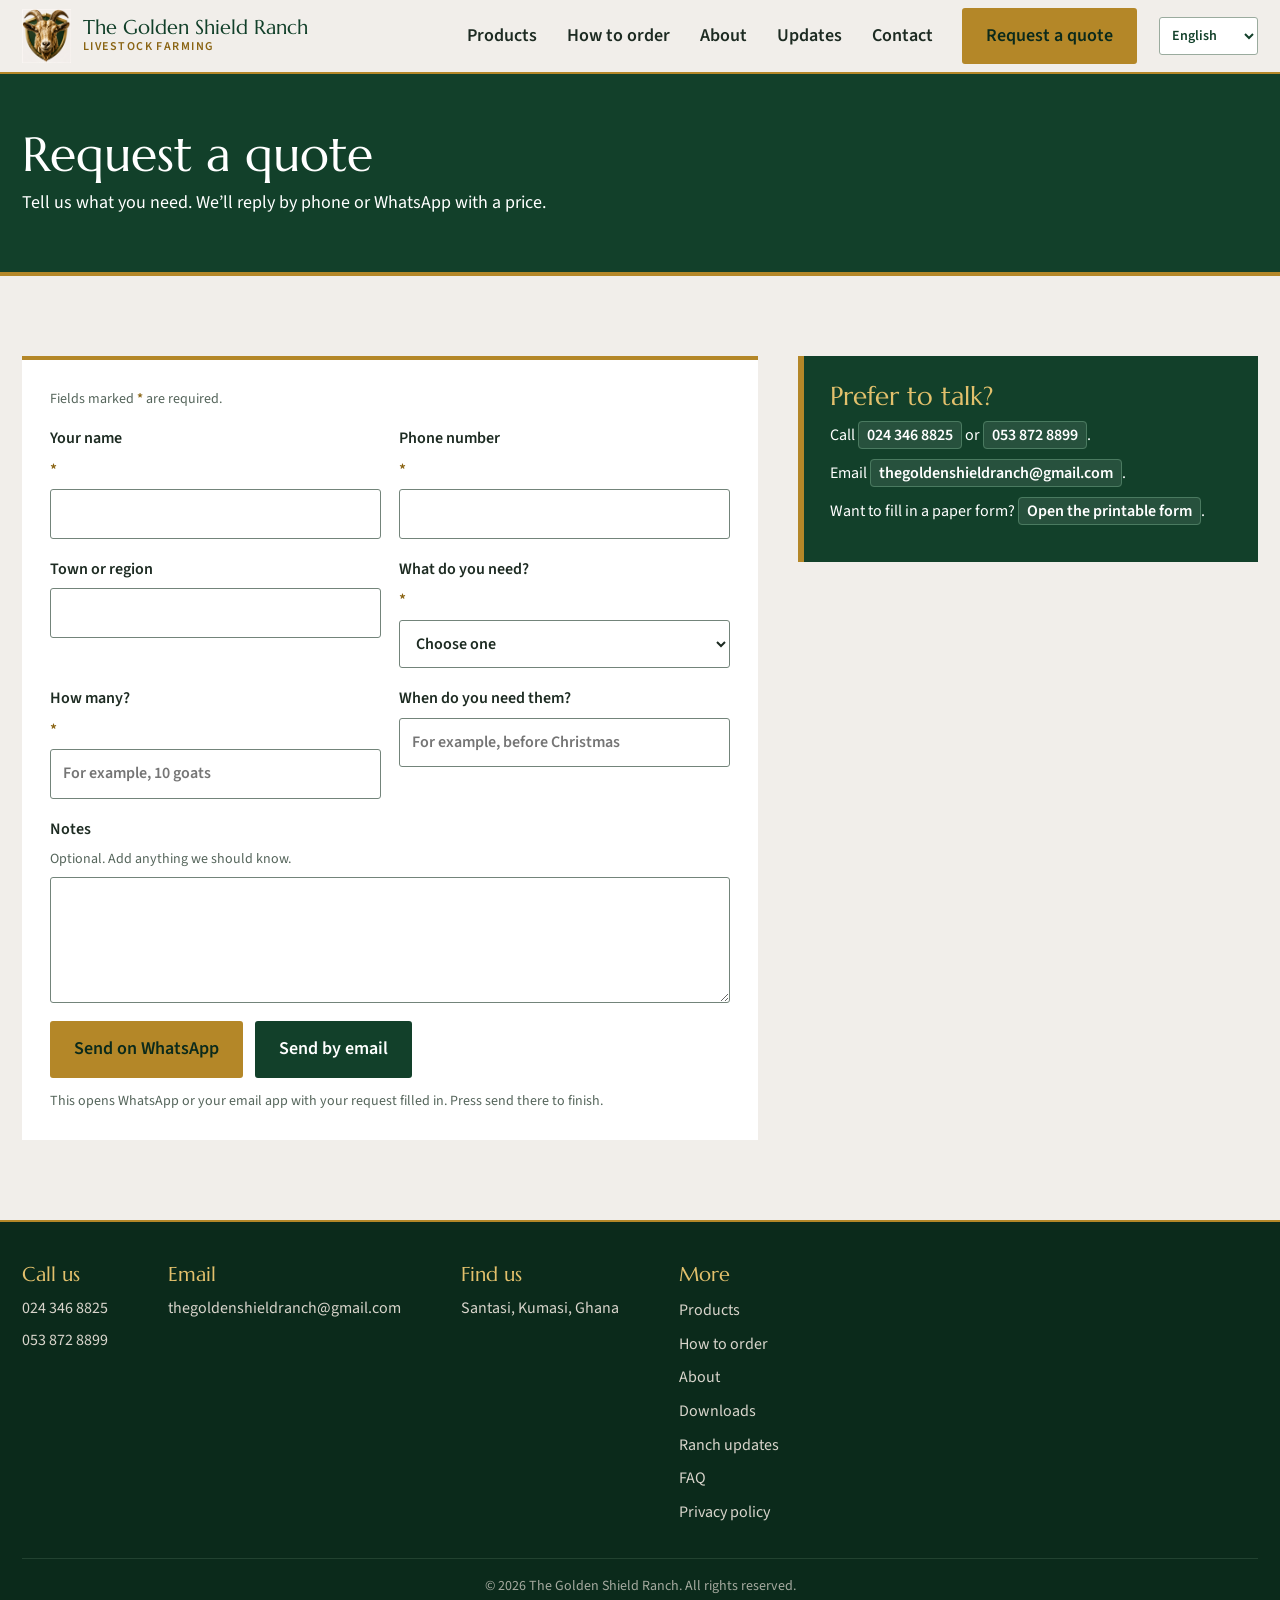
<file: quote.html>
<!DOCTYPE html>
<html lang="en"><head><meta charset="utf-8"><meta name="viewport" content="width=device-width, initial-scale=1">
<title>Request a quote | The Golden Shield Ranch</title>
<meta name="description" content="Send The Golden Shield Ranch your request for live goats, sheep, breeding stock or manure. We reply by phone or WhatsApp with a price.">
<link rel="canonical" href="https://thegoldenshieldranch.com/quote.html">
<meta name="theme-color" content="#12402a">
<link rel="icon" href="images/favicon-64.png" type="image/png">
<link rel="apple-touch-icon" href="images/apple-touch-icon.png">
<meta property="og:type" content="website">
<meta property="og:site_name" content="The Golden Shield Ranch">
<meta property="og:url" content="https://thegoldenshieldranch.com/quote.html">
<meta property="og:title" content="Request a quote | The Golden Shield Ranch">
<meta property="og:description" content="Tell us what you need and we’ll reply by phone or WhatsApp with a price.">
<meta property="og:image" content="https://thegoldenshieldranch.com/images/og-cover.jpg">
<meta property="og:image:type" content="image/jpeg">
<meta property="og:image:width" content="1200">
<meta property="og:image:height" content="630">
<meta property="og:image:alt" content="The Golden Shield Ranch logo beside a photo of goats on the ranch.">
<meta name="twitter:card" content="summary_large_image">
<meta name="twitter:image" content="https://thegoldenshieldranch.com/images/og-cover.jpg">
<meta name="twitter:image:alt" content="The Golden Shield Ranch logo beside a photo of goats on the ranch.">
<link rel="preconnect" href="https://fonts.googleapis.com"><link rel="preconnect" href="https://fonts.gstatic.com" crossorigin>
<link href="https://fonts.googleapis.com/css2?family=Marcellus&family=Source+Sans+3:wght@400;600&display=swap" rel="stylesheet">
<link rel="stylesheet" href="style.css">
<noscript><style>.navtoggle{display:none!important}@media(max-width:900px){header .wrap{height:auto;min-height:72px;flex-wrap:wrap;padding-top:10px;padding-bottom:10px}nav{display:block;position:static;border:0;box-shadow:none;background:none;padding:0;max-height:none}nav a{display:inline-block;margin:0 12px 0 0;padding:6px 0;border:0;font-size:16px}.menu-cta{display:inline-block;margin-top:8px}header .wrap>.btn{display:none}}</style></noscript></head><body>
<a class="skip" href="#main">Skip to content</a>
<header><div class="wrap">
<a class="brand" href="index.html"><img src="images/logo-mark-120.png" width="109" height="120" alt=""><span>The Golden Shield Ranch<small>LIVESTOCK FARMING</small></span></a>
<button class="navtoggle" type="button" aria-expanded="false" aria-controls="mainnav" aria-label="Menu"><span></span><span></span><span></span></button>
<nav id="mainnav" aria-label="Main"><a href="products.html">Products</a><a href="order.html">How to order</a><a href="about.html">About</a><a href="updates.html">Updates</a><a href="index.html#contact">Contact</a><a class="btn menu-cta" href="quote.html">Request a quote</a></nav>
<a class="btn" href="quote.html">Request a quote</a>
</div></header>
<main id="main">
<div class="pagehead"><div class="wrap"><h1>Request a quote</h1><p>Tell us what you need. We’ll reply by phone or WhatsApp with a price.</p></div></div>
<section><div class="wrap formgrid">
<form id="eoi" novalidate>
<p class="formnote">Fields marked <span class="req" aria-hidden="true">*</span> are required.</p>
<label>Your name <span class="req" aria-hidden="true">*</span><input name="name" required autocomplete="name"></label>
<label>Phone number <span class="req" aria-hidden="true">*</span><input name="phone" type="tel" required autocomplete="tel" inputmode="tel"></label>
<label>Town or region<input name="place" autocomplete="address-level2"></label>
<label>What do you need? <span class="req" aria-hidden="true">*</span><select name="product" id="product" required>
<option value="">Choose one</option><option value="goats">Live goats</option><option value="sheep">Live sheep</option><option value="breeding">Breeding stock</option><option value="manure">Organic manure</option><option value="several">More than one (say which in the notes)</option></select></label>
<label>How many? <span class="req" aria-hidden="true">*</span><input name="qty" required placeholder="For example, 10 goats"></label>
<label>When do you need them?<input name="when" placeholder="For example, before Christmas"></label>
<label class="full">Notes <span class="hint">Optional. Add anything we should know.</span><textarea name="notes" rows="4"></textarea></label>
<div class="actions">
<button class="btn" type="submit" value="wa">Send on WhatsApp</button>
<button class="btn green" type="submit" value="mail">Send by email</button>
<span class="hint" id="msg" role="alert"></span>
<span class="hint full">This opens WhatsApp or your email app with your request filled in. Press send there to finish.</span>
</div>
</form>
<aside class="side"><h2>Prefer to talk?</h2>
<p>Call <a href="tel:+233243468825">024 346 8825</a> or <a href="tel:+233538728899">053 872 8899</a>.</p>
<p>Email <a href="mailto:thegoldenshieldranch@gmail.com">thegoldenshieldranch@gmail.com</a>.</p>
<p>Want to fill in a paper form? <a href="eoi-sheet.html">Open the printable form</a>.</p></aside>
</div></section></main>
<footer id="contact"><div class="wrap">
<div><h2>Call us</h2><a href="tel:+233243468825">024 346 8825</a><br><a href="tel:+233538728899">053 872 8899</a></div>
<div><h2>Email</h2><a href="mailto:thegoldenshieldranch@gmail.com">thegoldenshieldranch@gmail.com</a></div>
<div><h2>Find us</h2><a href="index.html#find">Santasi, Kumasi, Ghana</a></div>
<div class="more"><h2>More</h2><a href="products.html">Products</a><a href="order.html">How to order</a><a href="about.html">About</a><a href="downloads.html">Downloads</a><a href="updates.html">Ranch updates</a><a href="faq.html">FAQ</a><a href="privacy.html">Privacy policy</a></div>
<p class="legal">© <span data-year>2026</span> The Golden Shield Ranch. All rights reserved.</p>
</div></footer>

<a class="wa-float" href="https://wa.me/233243468825?text=Hello%20The%20Golden%20Shield%20Ranch%2C%20I%20would%20like%20a%20quote.">
<svg viewBox="0 0 24 24" aria-hidden="true"><path d="M17.5 14.4c-.3-.2-1.8-.9-2-1-.3-.1-.5-.2-.7.1s-.8 1-.9 1.2c-.2.2-.3.2-.6.1-.3-.2-1.3-.5-2.4-1.5-.9-.8-1.5-1.8-1.7-2.1-.2-.3 0-.5.1-.6l.5-.6c.2-.2.3-.3.4-.5.1-.2 0-.4 0-.5s-.6-1.6-.9-2.2c-.2-.6-.5-.5-.7-.5h-.6c-.2 0-.5.1-.8.4-.3.3-1 1-1 2.4s1 2.8 1.2 3c.1.2 2 3.1 4.9 4.3.7.3 1.2.5 1.6.6.7.2 1.3.2 1.8.1.5-.1 1.8-.7 2-1.4.2-.7.2-1.3.1-1.4-.1-.2-.3-.2-.6-.4zM12 2a10 10 0 00-8.5 15.3L2 22l4.8-1.4A10 10 0 1012 2zm0 18.2a8.2 8.2 0 01-4.2-1.2l-.3-.2-3 .9.9-2.9-.2-.3A8.2 8.2 0 1112 20.2z"/></svg>
WhatsApp</a>

<script src="site.js"></script>
<script>
var f=document.getElementById("eoi"),m=document.getElementById("msg"),p=new URLSearchParams(location.search).get("product");
if(p)document.getElementById("product").value=p;
f.addEventListener("submit",function(e){
e.preventDefault();var d=new FormData(f),s=e.submitter?e.submitter.value:"wa",sel=document.getElementById("product"),bad=[];
[].forEach.call(f.querySelectorAll("[required]"),function(el){var ok=el.value.trim()!=="";el.setAttribute("aria-invalid",ok?"false":"true");if(!ok)bad.push(el)});
if(bad.length){m.textContent=window.gsrLanguage&&window.gsrLanguage()==="fr"?"Veuillez remplir les champs marques d'une etoile.":"Please fill in the fields marked with a star.";bad[0].focus();return}
m.textContent="";
var t="Hello, I would like a quote from The Golden Shield Ranch.\n\nName: "+d.get("name")+"\nPhone: "+d.get("phone")+"\nLocation: "+d.get("place")+"\nProduct: "+sel.options[sel.selectedIndex].text+"\nQuantity: "+d.get("qty")+"\nNeeded by: "+d.get("when")+"\nNotes: "+d.get("notes");
location.href=s==="mail"?"mailto:thegoldenshieldranch@gmail.com?subject="+encodeURIComponent("Quote request: "+sel.options[sel.selectedIndex].text)+"&body="+encodeURIComponent(t):"https://wa.me/233243468825?text="+encodeURIComponent(t);
});
f.addEventListener("input",function(e){
if(e.target.hasAttribute&&e.target.hasAttribute("required")&&e.target.value.trim()!=="")e.target.setAttribute("aria-invalid","false");
});
</script></body></html>
</file>
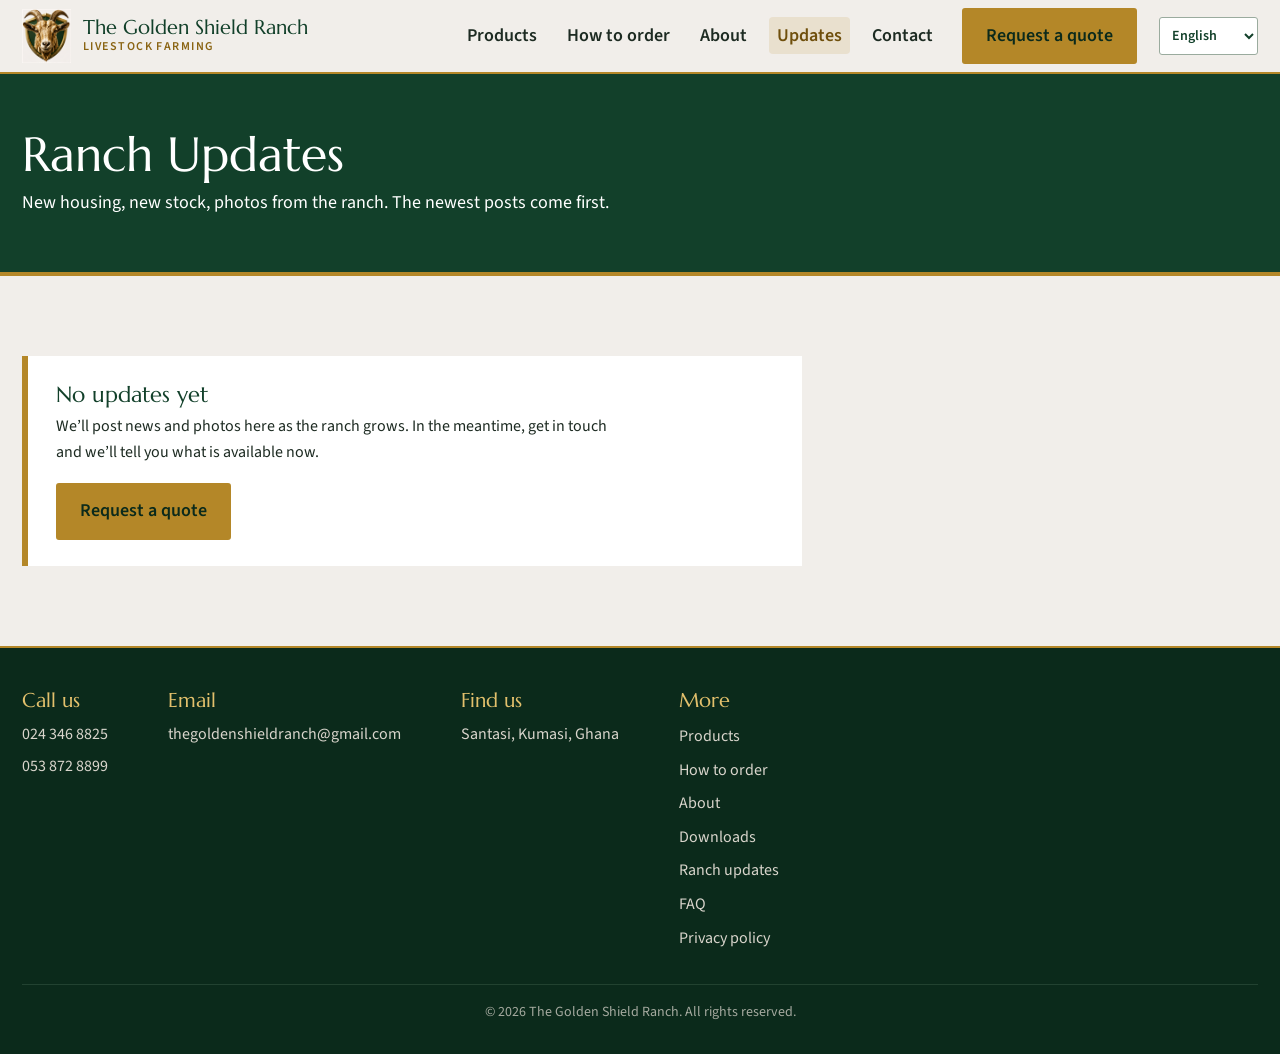
<file: updates.html>
<!DOCTYPE html>
<html lang="en">
<head>
<meta charset="utf-8">
<meta name="viewport" content="width=device-width, initial-scale=1">
<title>Ranch Updates | The Golden Shield Ranch</title>
<meta name="description" content="News and photos from The Golden Shield Ranch, Santasi, Kumasi.">
<link rel="canonical" href="https://thegoldenshieldranch.com/updates.html">
<meta name="theme-color" content="#12402a">
<link rel="icon" href="images/favicon-64.png" type="image/png">
<link rel="apple-touch-icon" href="images/apple-touch-icon.png">
<meta property="og:type" content="website">
<meta property="og:site_name" content="The Golden Shield Ranch">
<meta property="og:url" content="https://thegoldenshieldranch.com/updates.html">
<meta property="og:title" content="Ranch Updates | The Golden Shield Ranch">
<meta property="og:description" content="News, photos and progress from Santasi, Kumasi.">
<meta property="og:image" content="https://thegoldenshieldranch.com/images/og-cover.jpg">
<meta property="og:image:type" content="image/jpeg">
<meta property="og:image:width" content="1200">
<meta property="og:image:height" content="630">
<meta property="og:image:alt" content="The Golden Shield Ranch logo beside a photo of goats on the ranch.">
<meta name="twitter:card" content="summary_large_image">
<meta name="twitter:image" content="https://thegoldenshieldranch.com/images/og-cover.jpg">
<meta name="twitter:image:alt" content="The Golden Shield Ranch logo beside a photo of goats on the ranch.">
<link rel="preconnect" href="https://fonts.googleapis.com"><link rel="preconnect" href="https://fonts.gstatic.com" crossorigin>
<link href="https://fonts.googleapis.com/css2?family=Marcellus&family=Source+Sans+3:wght@400;600&display=swap" rel="stylesheet">
<link rel="stylesheet" href="style.css">
<noscript><style>.navtoggle{display:none!important}@media(max-width:900px){header .wrap{height:auto;min-height:72px;flex-wrap:wrap;padding-top:10px;padding-bottom:10px}nav{display:block;position:static;border:0;box-shadow:none;background:none;padding:0;max-height:none}nav a{display:inline-block;margin:0 12px 0 0;padding:6px 0;border:0;font-size:16px}.menu-cta{display:inline-block;margin-top:8px}header .wrap>.btn{display:none}}</style></noscript>
</head>
<body>
<a class="skip" href="#main">Skip to content</a>
<header><div class="wrap">
<a class="brand" href="index.html"><img src="images/logo-mark-120.png" width="109" height="120" alt=""><span>The Golden Shield Ranch<small>LIVESTOCK FARMING</small></span></a>
<button class="navtoggle" type="button" aria-expanded="false" aria-controls="mainnav" aria-label="Menu"><span></span><span></span><span></span></button>
<nav id="mainnav" aria-label="Main"><a href="products.html">Products</a><a href="order.html">How to order</a><a href="about.html">About</a><a href="updates.html" aria-current="page">Updates</a><a href="index.html#contact">Contact</a><a class="btn menu-cta" href="quote.html">Request a quote</a></nav>
<a class="btn" href="quote.html">Request a quote</a>
</div></header>

<main id="main">
<div class="pagehead"><div class="wrap">
<h1>Ranch Updates</h1>
<p>New housing, new stock, photos from the ranch. The newest posts come first.</p>
</div></div>

<section><div class="wrap">
<div class="updates" data-updates="all"></div>
<div class="updates-empty" data-updates-empty>
<h2>No updates yet</h2>
<p>We’ll post news and photos here as the ranch grows. In the meantime, get in touch and we’ll tell you what is available now.</p>
<a class="btn" href="quote.html">Request a quote</a>
</div>
</div></section>
</main>

<footer id="contact"><div class="wrap">
<div><h2>Call us</h2><a href="tel:+233243468825">024 346 8825</a><br><a href="tel:+233538728899">053 872 8899</a></div>
<div><h2>Email</h2><a href="mailto:thegoldenshieldranch@gmail.com">thegoldenshieldranch@gmail.com</a></div>
<div><h2>Find us</h2><a href="index.html#find">Santasi, Kumasi, Ghana</a></div>
<div class="more"><h2>More</h2><a href="products.html">Products</a><a href="order.html">How to order</a><a href="about.html">About</a><a href="downloads.html">Downloads</a><a href="updates.html" aria-current="page">Ranch updates</a><a href="faq.html">FAQ</a><a href="privacy.html">Privacy policy</a></div>
<p class="legal">© <span data-year>2026</span> The Golden Shield Ranch. All rights reserved.</p>
</div></footer>

<a class="wa-float" href="https://wa.me/233243468825?text=Hello%20The%20Golden%20Shield%20Ranch%2C%20I%20would%20like%20a%20quote.">
<svg viewBox="0 0 24 24" aria-hidden="true"><path d="M17.5 14.4c-.3-.2-1.8-.9-2-1-.3-.1-.5-.2-.7.1s-.8 1-.9 1.2c-.2.2-.3.2-.6.1-.3-.2-1.3-.5-2.4-1.5-.9-.8-1.5-1.8-1.7-2.1-.2-.3 0-.5.1-.6l.5-.6c.2-.2.3-.3.4-.5.1-.2 0-.4 0-.5s-.6-1.6-.9-2.2c-.2-.6-.5-.5-.7-.5h-.6c-.2 0-.5.1-.8.4-.3.3-1 1-1 2.4s1 2.8 1.2 3c.1.2 2 3.1 4.9 4.3.7.3 1.2.5 1.6.6.7.2 1.3.2 1.8.1.5-.1 1.8-.7 2-1.4.2-.7.2-1.3.1-1.4-.1-.2-.3-.2-.6-.4zM12 2a10 10 0 00-8.5 15.3L2 22l4.8-1.4A10 10 0 1012 2zm0 18.2a8.2 8.2 0 01-4.2-1.2l-.3-.2-3 .9.9-2.9-.2-.3A8.2 8.2 0 1112 20.2z"/></svg>
WhatsApp</a>

<script src="site.js"></script>
<script src="updates.js"></script>
</body>
</html>
</file>
<file: style.css>
:root{--green:#12402a;--deep:#0b2a1b;--gold:#b48728;--gold-ink:#8a6413;--gold-ink-strong:#6f4f0c;--gold-l:#e2c06c;--bone:#f1eeea;--ink:#1d2b22;--serif:"Marcellus","Palatino Linotype",Georgia,serif;--sans:"Source Sans 3",system-ui,sans-serif}
*{box-sizing:border-box;margin:0}
body{font:18px/1.6 var(--sans);color:var(--ink);background:var(--bone)}
img{max-width:100%;display:block}
a{color:inherit;text-decoration:none}
:focus-visible{outline:3px solid var(--green);outline-offset:2px;box-shadow:0 0 0 2px #fff}
.wrap{max-width:1280px;margin:0 auto;padding:0 22px}
header{position:sticky;top:0;z-index:5;background:var(--bone);border-bottom:2px solid var(--gold)}
header .wrap{max-width:1600px;display:flex;align-items:center;gap:14px;height:72px}
.brand{display:flex;align-items:center;gap:12px;text-decoration:none;font:20px/1.1 var(--serif);color:var(--green);margin-right:auto}
.brand img{height:54px;width:auto}
.brand small{display:block;font:600 12px/1.3 var(--sans);letter-spacing:.12em;color:var(--gold-ink)}
.language-switcher{display:flex;align-items:center;gap:6px;margin-left:8px;font:600 13px/1.2 var(--sans);color:var(--green);white-space:nowrap}
.language-switcher span{position:absolute;width:1px;height:1px;overflow:hidden;clip:rect(0 0 0 0)}
.language-switcher select{font:600 14px var(--sans);color:var(--green);background:#fff;border:1px solid #9aab9e;border-radius:3px;padding:7px 24px 7px 8px;cursor:pointer}
nav a{margin:0 7px;padding:6px 8px;text-decoration:none;font-weight:600;border-radius:4px;transition:background .15s,color .15s}
nav a:hover,nav a[aria-current="page"]{color:var(--gold-ink-strong)}
nav a:hover{background:rgba(18,64,42,.08)}
nav a[aria-current="page"]{background:rgba(180,135,40,.14)}
.btn{display:inline-block;padding:12px 22px;background:var(--gold);color:var(--deep);font-weight:600;text-decoration:none;border-radius:3px;border:2px solid var(--gold)}
.btn:hover{background:var(--green);border-color:var(--green);color:#fff}
.btn.alt{background:transparent;border-color:#fff;color:#fff}
.btn.alt:hover{background:#fff;color:var(--green)}

/* Inline links: no underlines, shown as tappable chips */
main a:not(.btn){color:var(--gold-ink);font-weight:600;background:#fff;border:1px solid #d8c9a4;border-radius:4px;padding:2px 8px;transition:background .15s,color .15s,border-color .15s}
main a:not(.btn):hover{background:var(--green);border-color:var(--green);color:#fff}
main .side a{color:#fff;background:rgba(255,255,255,.09);border-color:#4a7a60;overflow-wrap:anywhere}
main .side a:hover{background:var(--gold);border-color:var(--gold);color:var(--deep)}
.hero{position:relative;overflow:hidden;color:#fff;background:var(--deep);padding:110px 0 120px}
.hero-media{position:absolute;inset:0;z-index:0;display:block}
.hero-media img{width:100%;height:100%;object-fit:cover;object-position:center bottom}
.hero::before{content:"";position:absolute;inset:0;z-index:1;background:linear-gradient(90deg,rgba(11,42,27,.95) 0%,rgba(11,42,27,.78) 45%,rgba(11,42,27,.25) 100%)}
.hero .wrap{position:relative;z-index:2}
.hero .hero-eyebrow{display:block;font:600 13px/1.3 var(--sans);letter-spacing:.16em;text-transform:uppercase;color:var(--gold-l);margin-bottom:14px}
.hero h1{font:400 clamp(36px,6vw,64px)/1.08 var(--serif);max-width:15em;margin-bottom:22px}
.hero p{max-width:34em;font-size:20px;margin-bottom:30px}
.hero .btn{margin:0 12px 12px 0}
.facts{background:var(--green);color:#fff}
.facts ul{list-style:none;padding:0;display:grid;grid-template-columns:repeat(4,1fr);gap:0}
.facts li{padding:26px 20px;border-left:2px solid var(--gold)}
.facts b{display:block;font:20px/1.2 var(--serif);color:var(--gold-l);margin-bottom:6px}
.facts span{font-size:16px}
section{padding:80px 0}
h2{font:400 clamp(28px,4vw,40px)/1.15 var(--serif);color:var(--green);margin-bottom:12px}
.lead{max-width:36em;margin-bottom:38px}
.dlnote{font-size:16px;max-width:40em;margin-top:30px}
.seemore{display:inline-block;margin-top:26px;font-weight:600;color:var(--gold-ink)}
.grid{display:grid;grid-template-columns:repeat(4,1fr);gap:22px}
.card{background:#fff;border-top:4px solid var(--gold);display:flex;flex-direction:column}
.card img,.ph{height:190px;width:100%;object-fit:cover}
.ph{background:var(--green);display:grid;place-items:center;font:44px var(--serif);color:var(--gold-l)}
.card div{padding:18px 18px 22px;display:flex;flex-direction:column;gap:8px;flex:1}
.card h3{font:22px/1.2 var(--serif);color:var(--green)}
.card p{font-size:16px;flex:1}
.card a{align-self:flex-start;font-weight:600;color:var(--gold-ink)}
.steps{background:#fff}
.steps ol{display:grid;grid-template-columns:repeat(3,1fr);gap:30px;padding:0;list-style:none;counter-reset:s}
.steps li{counter-increment:s;border-left:4px solid var(--gold);padding-left:18px}
.steps li::before{content:counter(s);font:36px var(--serif);color:var(--gold-ink)}
.steps b{display:block;font:22px var(--serif);color:var(--green)}
.about .wrap{display:grid;grid-template-columns:1.3fr 1fr;gap:50px;align-items:center}
.about aside{background:var(--green);color:#fff;padding:30px;border-left:6px solid var(--gold);font:22px/1.35 var(--serif)}
.find{background:#fff}
.find .wrap{display:grid;grid-template-columns:1fr 1.45fr;gap:44px;align-items:start}
.find p{max-width:30em;margin-bottom:20px}
.find .btn{margin:0 10px 10px 0}
.map{background:var(--bone);border:1px solid #d9d2c4;padding:6px}
.map iframe{display:block;width:100%;height:clamp(260px,38vh,400px);border:0}
.btn.call{background:var(--green);color:#fff}
.btn.call:hover{background:var(--deep)}
.cta{background:var(--deep);color:#fff;text-align:center}
.cta h2{color:#fff}.cta p{margin:0 auto 26px;max-width:32em}
footer{background:var(--deep);color:#d9d5cc;font-size:16px;padding:40px 0 30px;border-top:2px solid var(--gold)}
footer .wrap{display:flex;flex-wrap:wrap;gap:30px 60px}
footer h2{font:20px var(--serif);color:var(--gold-l);margin-bottom:6px}
footer a{display:inline-block;padding:3px 0;color:inherit}
footer .legal{width:100%;font-size:14px;opacity:.75;border-top:1px solid #2a4a38;padding-top:16px;text-align:center}
@media(max-width:900px){.grid{grid-template-columns:repeat(2,1fr)}.facts ul{grid-template-columns:repeat(2,1fr)}.steps ol,.about .wrap,.find .wrap{grid-template-columns:1fr}.find .wrap{gap:24px}}
@media(max-width:520px){.grid{grid-template-columns:1fr}.hero{padding:70px 0 80px}.hero::before{background:linear-gradient(180deg,rgba(11,42,27,.94) 0%,rgba(11,42,27,.82) 55%,rgba(11,42,27,.55) 100%)}.hero .hero-eyebrow{font-size:12px}section{padding:56px 0}.brand{font-size:17px}.btn{padding:10px 14px;font-size:16px}}

.pagehead{background:var(--green);color:#fff;padding:54px 0;border-bottom:4px solid var(--gold)}
.pagehead h1{font:400 clamp(32px,5vw,48px)/1.1 var(--serif);margin-bottom:8px}
.pagehead p{max-width:36em}
.formgrid{display:grid;grid-template-columns:1.6fr 1fr;gap:40px;align-items:start}
form{background:#fff;border-top:4px solid var(--gold);padding:28px;display:grid;grid-template-columns:minmax(0,1fr) minmax(0,1fr);gap:18px}
label{display:flex;flex-direction:column;gap:6px;font-weight:600;font-size:16px;min-width:0}
label.full,.actions{grid-column:1/-1}
input,select,textarea{font:inherit;padding:11px 12px;border:1.5px solid #73847a;border-radius:3px;background:#fff;color:var(--ink);width:100%;min-width:0}
input:focus,select:focus,textarea:focus{border-color:var(--green)}
.hint{font-weight:400;font-size:14px;color:#55655b}
.actions{display:flex;flex-wrap:wrap;gap:12px;align-items:center}
.actions button{cursor:pointer;font:inherit;font-weight:600}
.btn.green{background:var(--green);border-color:var(--green);color:#fff}
.btn.green:hover{background:var(--gold);border-color:var(--gold);color:var(--deep)}
.side{background:var(--green);color:#fff;padding:26px;border-left:6px solid var(--gold)}
.side h2{color:var(--gold-l);font-size:26px}
.side p{margin-bottom:12px;font-size:16px}
.side a{color:#fff}
@media(max-width:900px){.formgrid{grid-template-columns:1fr}}
@media(max-width:520px){form{grid-template-columns:1fr;padding:20px}}

[hidden]{display:none!important}

/* Header: menu button on phones */
.navtoggle{display:none;cursor:pointer;background:transparent;border:2px solid var(--green);border-radius:3px;width:44px;height:44px;padding:0;margin-left:2px;place-items:center;place-content:center}
.navtoggle span{display:block;width:22px;height:2px;background:var(--green);transition:transform .2s,opacity .2s}
.navtoggle span+span{margin-top:5px}
.navtoggle[aria-expanded="true"] span:nth-child(1){transform:translateY(7px) rotate(45deg)}
.navtoggle[aria-expanded="true"] span:nth-child(2){opacity:0}
.navtoggle[aria-expanded="true"] span:nth-child(3){transform:translateY(-7px) rotate(-45deg)}
.menu-cta{display:none}
@media(max-width:1050px){nav a{margin:0 6px;font-size:16px}}
@media(max-width:900px){
  .navtoggle{display:grid}
  nav{display:none;position:absolute;top:100%;left:0;right:0;background:var(--bone);border-top:2px solid var(--gold);border-bottom:2px solid var(--gold);box-shadow:0 14px 26px rgba(11,42,27,.14);padding:6px 22px 18px;max-height:calc(100vh - 74px);overflow:auto}
  nav.open{display:block}
  nav a{display:block;margin:0;padding:13px 0;border-bottom:1px solid #ddd6c9;font-size:17px}
  nav a:last-of-type{border-bottom:0}
}
@media(max-width:600px){
  header .wrap>.btn{display:none}
  .menu-cta{display:block;margin-top:16px;text-align:center}
  .brand small{display:none}
  .language-switcher{margin-left:0}
}
@media(max-width:380px){
  .brand{font-size:15px}
  .brand img{height:46px}
}

/* Floating WhatsApp (phones only) */
.wa-float{display:none;position:fixed;right:16px;bottom:16px;z-index:30;background:#0e7a42;color:#fff;font-weight:600;font-size:16px;text-decoration:none;padding:12px 18px 12px 14px;border-radius:999px;box-shadow:0 8px 22px rgba(11,42,27,.32);align-items:center;gap:8px}
.wa-float svg{width:22px;height:22px;fill:currentColor;flex:none}
.wa-float:hover{background:#0a6636}
@media(max-width:900px){body.menu-open .wa-float{display:none}}
@media(max-width:700px){
  .wa-float{display:flex;right:12px;bottom:12px;font-size:14px;padding:9px 14px 9px 11px;gap:6px}
  .wa-float svg{width:18px;height:18px}
  footer{padding-bottom:120px}
}

/* FAQ and privacy pages */
.faq{max-width:920px}
.faq h2{margin:0 0 16px;padding-top:12px;border-top:1px solid #d8cdbb}
.faq h2:not(:first-child){margin-top:48px}
.faq details{background:#fff;border-left:5px solid var(--gold);margin:0 0 10px;box-shadow:0 2px 8px rgba(11,42,27,.06)}
.faq summary{cursor:pointer;padding:16px 54px 16px 20px;font-weight:600;color:var(--green);list-style:none;position:relative}
.faq summary::-webkit-details-marker{display:none}
.faq summary::after{content:"+";position:absolute;right:20px;top:8px;font:30px var(--serif);color:var(--gold)}
.faq details[open] summary::after{content:"-"}
.faq details p,.faq details ul{padding:0 20px 18px;margin:0}
.faq details ul{padding-left:42px}
.legaltext{max-width:900px}
.legaltext h2{margin-top:44px}
.legaltext h3{font:22px/1.2 var(--serif);color:var(--green);margin:24px 0 8px}
.legaltext p,.legaltext ul{max-width:76ch}
.legaltext li{margin:0 0 8px}
.legaltext .updated{font-size:15px;color:#55655b;margin-bottom:24px}
.legaltext .note{margin-top:0}
@media(max-width:700px){.language-switcher select{padding:6px 6px}.faq summary{padding-left:16px}.faq details p,.faq details ul{padding-left:16px;padding-right:16px}}

/* Products page */
.product{padding:66px 0;border-bottom:1px solid #ded7c8}
.product.alt{background:#fff}
.productrow{display:grid;grid-template-columns:1fr 1fr;gap:52px;align-items:center}
.productrow .pimg img,.productrow .pimg .ph{width:100%;aspect-ratio:4/3;height:auto;object-fit:cover}
.productrow.rev .pimg{order:2}
.eyebrow{display:block;font:600 13px/1.3 var(--sans);letter-spacing:.16em;text-transform:uppercase;color:var(--gold-ink);margin-bottom:8px}
.productrow p{max-width:34em}
.plist{margin:0 0 24px;padding-left:20px}
.plist li{margin-bottom:6px}
.note{background:#fff;border-left:6px solid var(--gold);padding:26px 28px;margin-top:36px}
.note h2,.note h3{font:22px/1.2 var(--serif);color:var(--green);margin-bottom:8px}
.note ul{margin:0;padding-left:20px}
.note li{margin-bottom:6px}
.note p{margin-top:14px}
.note p,.note ul{max-width:38em}
.two{display:grid;grid-template-columns:minmax(0,1fr) minmax(0,1fr);gap:24px;align-items:start}
.two .note{margin-top:0}
@media(max-width:800px){.two{grid-template-columns:1fr}}
@media(max-width:900px){.productrow{grid-template-columns:1fr;gap:26px}.productrow.rev .pimg{order:0}}

/* Downloads */
.dl{grid-template-columns:repeat(2,1fr)}
.dlcard{background:#fff;border-top:4px solid var(--gold);padding:28px;display:flex;flex-direction:column;gap:12px}
.dlcard h3{font:24px/1.2 var(--serif);color:var(--green)}
.dlcard p{font-size:16px;flex:1}
.dlcard .btn{align-self:flex-start}
@media(max-width:700px){.dl{grid-template-columns:1fr}}

/* Ranch Updates */
.latest{background:#fff}
.latest .btn{margin-top:28px}
.updates{display:grid;gap:24px;max-width:780px}
.update{background:#fff;border-left:6px solid var(--gold);padding:22px 26px;display:grid;grid-template-columns:200px 1fr;gap:22px;align-items:start}
.update img,.update .ph{width:100%;height:140px;object-fit:cover}
.update time{display:block;font:600 13px/1.3 var(--sans);letter-spacing:.12em;text-transform:uppercase;color:var(--gold-ink);margin-bottom:6px}
.update h2,.update h3{font:23px/1.2 var(--serif);color:var(--green);margin-bottom:6px}
.update p{font-size:16px}
.updates-empty{background:#fff;border-left:6px solid var(--gold);padding:26px 28px;max-width:780px}
.updates-empty h2{font:22px/1.2 var(--serif);color:var(--green);margin-bottom:6px}
.updates-empty p{font-size:16px;max-width:36em}
.updates-empty .btn{margin-top:18px}
@media(max-width:640px){.update{grid-template-columns:1fr;gap:14px}.update img,.update .ph{height:190px}}

footer .more{display:flex;flex-direction:column;gap:2px;align-items:flex-start}
footer a:hover{color:var(--gold-l)}

/* Skip link, required markers, anchors */
[id]{scroll-margin-top:84px}
.skip{position:fixed;left:12px;top:-80px;z-index:100;background:var(--green);color:#fff;padding:10px 16px;border-radius:3px;font-weight:600;text-decoration:none}
.skip:focus{top:12px}
.req{color:var(--gold-ink);font-weight:600}
.formnote{grid-column:1/-1;font-weight:400;font-size:14px;color:#55655b;margin-bottom:-2px}
input[aria-invalid="true"],select[aria-invalid="true"],textarea[aria-invalid="true"]{border-color:#a4231b;border-width:2px}

/* Splash (home page only, once per session) */
.splash{display:none;position:fixed;inset:0;z-index:60;overflow:hidden;flex-direction:column;align-items:center;justify-content:center;gap:14px;padding:28px;text-align:center;background:radial-gradient(120% 95% at 50% 38%,#fbf9f5 0%,var(--bone) 46%,#e7e0d3 100%);transition:opacity .55s ease,transform .55s ease}
html.splash-on .splash{display:flex;animation:splash-hide 1ms 7s forwards}
.splash::before{content:"";position:absolute;width:min(78vmin,560px);height:min(78vmin,560px);border-radius:50%;background:radial-gradient(circle,rgba(180,135,40,.17),rgba(180,135,40,0) 68%);z-index:0}
.splash::after{content:"";position:absolute;left:0;right:0;bottom:0;height:3px;background:linear-gradient(90deg,transparent,var(--gold),transparent);opacity:.55}
.splash>*{position:relative;z-index:1}
.splash img{width:clamp(88px,18vw,109px);height:auto;animation:splash-rise .9s cubic-bezier(.2,.7,.2,1) both}
.splash .word{font:400 clamp(50px,13vw,104px)/1 var(--serif);color:var(--green);letter-spacing:.03em;margin-top:8px}
.splash .word span{display:inline-block;opacity:0;animation:splash-rise .7s cubic-bezier(.2,.7,.2,1) calc(.4s + var(--i)*.08s) both}
.splash .rule{display:block;width:0;height:2px;background:var(--gold);animation:splash-grow .9s ease 1.05s forwards}
.splash .tag{max-width:24em;font-size:clamp(15px,3.5vw,19px);color:var(--ink);opacity:0;animation:splash-fade .7s ease 1.5s forwards}
.splash .bar{position:absolute;bottom:62px;left:50%;transform:translateX(-50%);width:min(240px,62vw);height:3px;border-radius:2px;background:rgba(18,64,42,.16);overflow:hidden}
.splash .bar::after{content:"";display:block;height:100%;background:var(--gold);transform-origin:left;animation:splash-fill 2.4s cubic-bezier(.3,0,.6,1) both}
.splash .splash-skip{position:absolute;bottom:12px;left:50%;transform:translateX(-50%);padding:12px 18px;border:0;background:none;font:600 15px var(--sans);color:var(--green);text-decoration:underline;text-underline-offset:3px;cursor:pointer}
.splash .splash-skip:hover{color:var(--gold-ink)}
.splash.out{opacity:0;transform:scale(1.02);pointer-events:none}
@keyframes splash-rise{from{opacity:0;transform:translateY(18px) scale(.96)}to{opacity:1;transform:none}}
@keyframes splash-grow{to{width:min(180px,40vw)}}
@keyframes splash-fade{to{opacity:1}}
@keyframes splash-fill{from{transform:scaleX(0)}to{transform:scaleX(1)}}
@keyframes splash-hide{to{visibility:hidden;opacity:0;pointer-events:none}}
@media(prefers-reduced-motion:reduce){.splash{display:none!important}}
@media print{.splash{display:none!important}}


/* About page: long-form story block */
.about .wrap{align-items:start}
.about aside{position:sticky;top:96px}
.story h3{font:400 clamp(22px,3vw,27px)/1.2 var(--serif);color:var(--green);margin:38px 0 10px;padding-top:20px;border-top:2px solid var(--gold)}
.story h2+h3{margin-top:6px;padding-top:0;border-top:0}
.story h4{font:400 21px/1.3 var(--serif);color:var(--green);margin:4px 0 8px}
.story p,.story ul,.story ol{margin-bottom:14px}
.story ul,.story ol{padding-left:22px}
.story li{margin-bottom:8px}
@media(max-width:900px){.about aside{position:static}}
</file>
